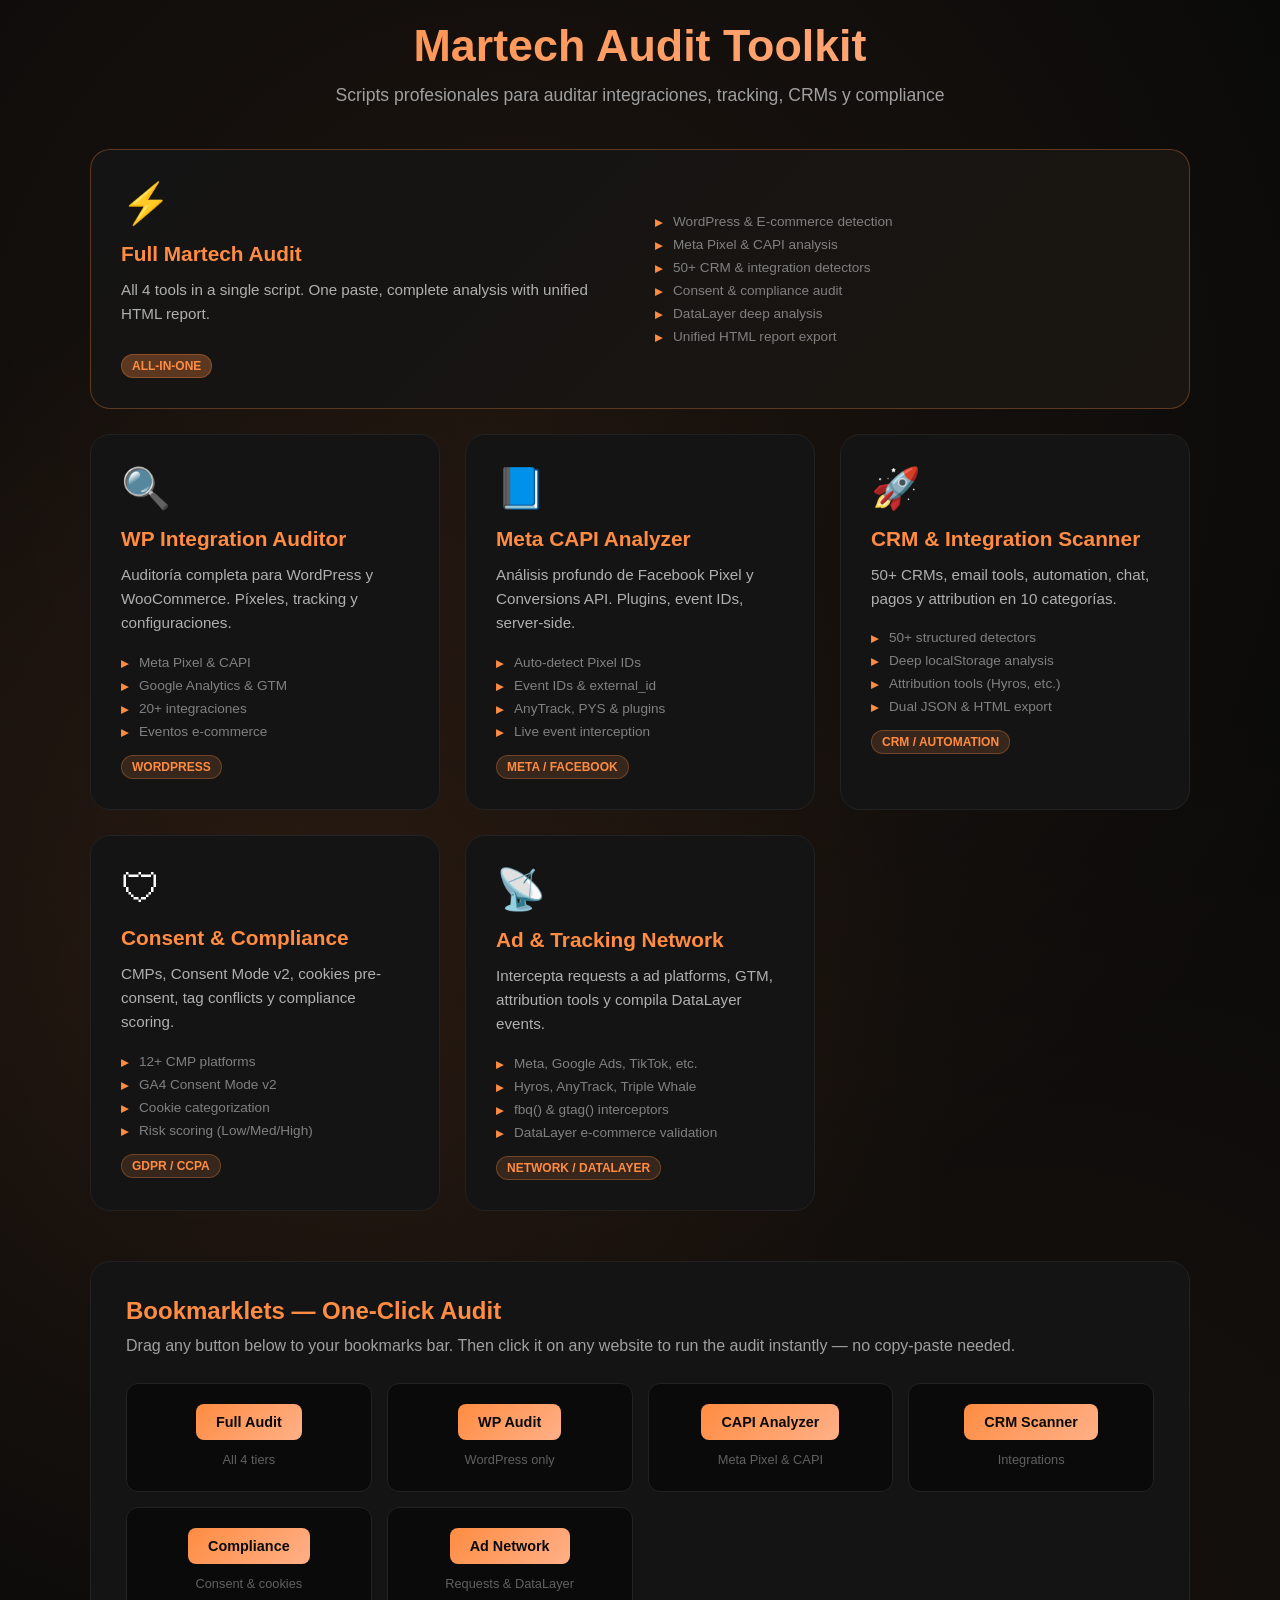
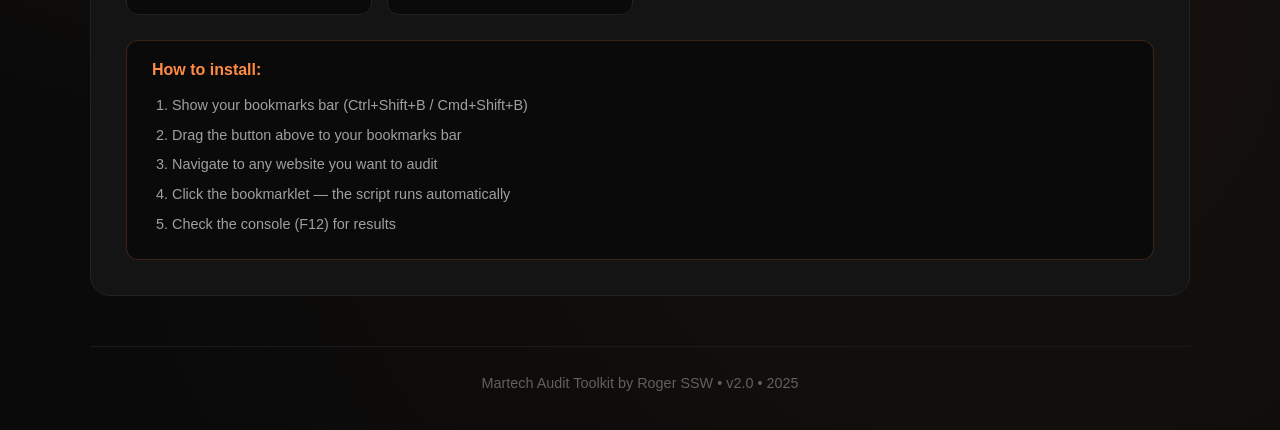
<file: index.html>
<!DOCTYPE html>
<html lang="es">
<head>
    <meta charset="UTF-8">
    <meta name="viewport" content="width=device-width, initial-scale=1.0">
    <meta name="description" content="Herramientas profesionales de auditoría web para detectar integraciones, tracking, CRMs, compliance y más.">
    <title>Martech Audit Toolkit v2</title>
    <link rel="stylesheet" href="css/shared.css">
    <style>
        .tools-grid {
            display: grid;
            grid-template-columns: repeat(auto-fit, minmax(280px, 1fr));
            gap: 25px;
        }

        .tool-card {
            background: #141414;
            border: 1px solid #222;
            border-radius: 20px;
            padding: 30px;
            text-decoration: none;
            color: inherit;
            transition: all 0.3s ease;
            position: relative;
            overflow: hidden;
        }

        .tool-card::before {
            content: '';
            position: absolute;
            top: 0; left: 0; right: 0; bottom: 0;
            background: linear-gradient(135deg, rgba(255, 140, 66, 0.1) 0%, transparent 50%);
            opacity: 0;
            transition: opacity 0.3s ease;
        }

        .tool-card::after {
            content: '';
            position: absolute;
            top: 0; left: 0; right: 0;
            height: 2px;
            background: linear-gradient(90deg, #FF8C42, #FFB088);
            transform: scaleX(0);
            transition: transform 0.3s ease;
        }

        .tool-card:hover {
            transform: translateY(-8px);
            border-color: #FF8C42;
            box-shadow: 0 20px 60px rgba(255, 140, 66, 0.15), 0 0 0 1px rgba(255, 140, 66, 0.2);
        }

        .tool-card:hover::before { opacity: 1; }
        .tool-card:hover::after { transform: scaleX(1); }

        .tool-card .emoji {
            font-size: 2.5em;
            margin-bottom: 15px;
            display: block;
        }

        .tool-card h2 {
            color: #FF8C42;
            margin-bottom: 12px;
            font-size: 1.3em;
        }

        .tool-card p { font-size: 0.95em; }

        .tool-card .features {
            list-style: none;
            font-size: 0.85em;
            color: #808080;
        }

        .tool-card .features li {
            padding: 4px 0;
            position: relative;
            padding-left: 18px;
            transition: color 0.2s;
        }

        .tool-card .features li::before {
            content: '\25B8';
            position: absolute;
            left: 0;
            color: #FF8C42;
            font-weight: bold;
        }

        .tool-card:hover .features li { color: #a0a0a0; }

        .tool-card .badge {
            display: inline-block;
            background: rgba(255, 140, 66, 0.15);
            color: #FF8C42;
            border: 1px solid rgba(255, 140, 66, 0.3);
            padding: 4px 10px;
            border-radius: 20px;
            font-size: 0.75em;
            margin-top: 12px;
            font-weight: 600;
            transition: all 0.3s;
        }

        .tool-card:hover .badge {
            background: rgba(255, 140, 66, 0.25);
            border-color: #FF8C42;
            box-shadow: 0 0 10px rgba(255, 140, 66, 0.3);
        }

        /* Featured card (Full Audit) */
        .tool-card.featured {
            grid-column: 1 / -1;
            border-color: rgba(255, 140, 66, 0.3);
            background: linear-gradient(135deg, #141414 0%, #1a1510 100%);
        }

        .tool-card.featured .badge {
            background: rgba(255, 140, 66, 0.3);
        }

        .featured-inner {
            display: grid;
            grid-template-columns: 1fr 1fr;
            gap: 30px;
            align-items: center;
        }

        /* Bookmarklet Section */
        .bookmarklet-section {
            margin-top: 50px;
            background: #141414;
            border: 1px solid #222;
            border-radius: 20px;
            padding: 35px;
        }

        .bookmarklet-section h2 {
            color: #FF8C42;
            margin-bottom: 8px;
            font-size: 1.5em;
        }

        .bookmarklet-section > p {
            color: #a0a0a0;
            margin-bottom: 25px;
        }

        .bookmarklet-grid {
            display: grid;
            grid-template-columns: repeat(auto-fit, minmax(200px, 1fr));
            gap: 15px;
            margin-bottom: 25px;
        }

        .bookmarklet-item {
            background: #0a0a0a;
            border: 1px solid #222;
            border-radius: 12px;
            padding: 20px;
            text-align: center;
        }

        .bookmarklet-item a {
            display: inline-block;
            background: linear-gradient(135deg, #FF8C42, #FFB088);
            color: #0a0a0a;
            text-decoration: none;
            padding: 10px 20px;
            border-radius: 8px;
            font-weight: 600;
            font-size: 0.9em;
            cursor: grab;
            transition: all 0.3s;
        }

        .bookmarklet-item a:hover {
            transform: translateY(-2px);
            box-shadow: 0 5px 20px rgba(255, 140, 66, 0.4);
        }

        .bookmarklet-item p {
            font-size: 0.8em;
            color: #606060;
            margin-top: 10px;
            margin-bottom: 0;
        }

        .how-to-steps {
            background: #0a0a0a;
            border: 1px solid rgba(255, 140, 66, 0.2);
            border-radius: 12px;
            padding: 20px 25px;
        }

        .how-to-steps h4 {
            color: #FF8C42;
            margin-bottom: 12px;
        }

        .how-to-steps ol {
            margin-left: 20px;
            color: #a0a0a0;
            font-size: 0.9em;
        }

        .how-to-steps li {
            padding: 4px 0;
            line-height: 1.5;
        }

        .footer {
            text-align: center;
            margin-top: 50px;
            color: #606060;
            font-size: 0.9em;
            padding-top: 25px;
            border-top: 1px solid #1a1a1a;
        }

        .footer p { color: #606060; }

        .header h1 { font-size: 2.8em; }
        .subtitle { font-size: 1.2em; color: #a0a0a0; font-weight: 300; }

        @media (max-width: 768px) {
            .tools-grid { grid-template-columns: 1fr; }
            .featured-inner { grid-template-columns: 1fr; }
            .tool-card.featured { grid-column: auto; }
            .header h1 { font-size: 2em; }
        }
    </style>
</head>
<body>
    <div class="container" style="max-width: 1100px;">
        <div class="header">
            <h1>Martech Audit Toolkit</h1>
            <p class="subtitle">Scripts profesionales para auditar integraciones, tracking, CRMs y compliance</p>
        </div>

        <!-- Featured: Full Audit -->
        <div class="tools-grid" style="margin-bottom: 25px;">
            <a href="full-martech-audit.html" class="tool-card featured" aria-label="Full Martech Audit">
                <div class="featured-inner">
                    <div>
                        <span class="emoji" aria-hidden="true">&#9889;</span>
                        <h2>Full Martech Audit</h2>
                        <p>All 4 tools in a single script. One paste, complete analysis with unified HTML report.</p>
                        <span class="badge">ALL-IN-ONE</span>
                    </div>
                    <div>
                        <ul class="features">
                            <li>WordPress &amp; E-commerce detection</li>
                            <li>Meta Pixel &amp; CAPI analysis</li>
                            <li>50+ CRM &amp; integration detectors</li>
                            <li>Consent &amp; compliance audit</li>
                            <li>DataLayer deep analysis</li>
                            <li>Unified HTML report export</li>
                        </ul>
                    </div>
                </div>
            </a>
        </div>

        <!-- Individual Tools -->
        <div class="tools-grid">
            <a href="wp-integration-auditor.html" class="tool-card" aria-label="WP Integration Auditor">
                <span class="emoji" aria-hidden="true">&#128269;</span>
                <h2>WP Integration Auditor</h2>
                <p>Auditoría completa para WordPress y WooCommerce. Píxeles, tracking y configuraciones.</p>
                <ul class="features">
                    <li>Meta Pixel &amp; CAPI</li>
                    <li>Google Analytics &amp; GTM</li>
                    <li>20+ integraciones</li>
                    <li>Eventos e-commerce</li>
                </ul>
                <span class="badge">WordPress</span>
            </a>

            <a href="meta-capi-deep-analyzer.html" class="tool-card" aria-label="Meta CAPI Analyzer">
                <span class="emoji" aria-hidden="true">&#128216;</span>
                <h2>Meta CAPI Analyzer</h2>
                <p>Análisis profundo de Facebook Pixel y Conversions API. Plugins, event IDs, server-side.</p>
                <ul class="features">
                    <li>Auto-detect Pixel IDs</li>
                    <li>Event IDs &amp; external_id</li>
                    <li>AnyTrack, PYS &amp; plugins</li>
                    <li>Live event interception</li>
                </ul>
                <span class="badge">Meta / Facebook</span>
            </a>

            <a href="ultimate-crm-scanner.html" class="tool-card" aria-label="Ultimate CRM Scanner">
                <span class="emoji" aria-hidden="true">&#128640;</span>
                <h2>CRM &amp; Integration Scanner</h2>
                <p>50+ CRMs, email tools, automation, chat, pagos y attribution en 10 categorías.</p>
                <ul class="features">
                    <li>50+ structured detectors</li>
                    <li>Deep localStorage analysis</li>
                    <li>Attribution tools (Hyros, etc.)</li>
                    <li>Dual JSON &amp; HTML export</li>
                </ul>
                <span class="badge">CRM / Automation</span>
            </a>

            <a href="consent-compliance-scanner.html" class="tool-card" aria-label="Consent & Compliance Scanner">
                <span class="emoji" aria-hidden="true">&#128737;</span>
                <h2>Consent &amp; Compliance</h2>
                <p>CMPs, Consent Mode v2, cookies pre-consent, tag conflicts y compliance scoring.</p>
                <ul class="features">
                    <li>12+ CMP platforms</li>
                    <li>GA4 Consent Mode v2</li>
                    <li>Cookie categorization</li>
                    <li>Risk scoring (Low/Med/High)</li>
                </ul>
                <span class="badge">GDPR / CCPA</span>
            </a>

            <a href="network-request-analyzer.html" class="tool-card" aria-label="Ad & Tracking Network Analyzer">
                <span class="emoji" aria-hidden="true">&#128225;</span>
                <h2>Ad &amp; Tracking Network</h2>
                <p>Intercepta requests a ad platforms, GTM, attribution tools y compila DataLayer events.</p>
                <ul class="features">
                    <li>Meta, Google Ads, TikTok, etc.</li>
                    <li>Hyros, AnyTrack, Triple Whale</li>
                    <li>fbq() &amp; gtag() interceptors</li>
                    <li>DataLayer e-commerce validation</li>
                </ul>
                <span class="badge">Network / DataLayer</span>
            </a>
        </div>

        <!-- Bookmarklets -->
        <div class="bookmarklet-section">
            <h2>Bookmarklets — One-Click Audit</h2>
            <p>Drag any button below to your bookmarks bar. Then click it on any website to run the audit instantly — no copy-paste needed.</p>

            <div class="bookmarklet-grid">
                <div class="bookmarklet-item">
                    <a href="javascript:void(function(){var s=document.createElement('script');s.src='https://roger-ssw.github.io/mis-herramientas/js/bookmarklets/full-audit.js?t='+Date.now();document.head.appendChild(s)})();" title="Drag me to your bookmarks bar">Full Audit</a>
                    <p>All 4 tiers</p>
                </div>
                <div class="bookmarklet-item">
                    <a href="javascript:void(function(){var s=document.createElement('script');s.src='https://roger-ssw.github.io/mis-herramientas/js/bookmarklets/wp-audit.js?t='+Date.now();document.head.appendChild(s)})();" title="Drag me to your bookmarks bar">WP Audit</a>
                    <p>WordPress only</p>
                </div>
                <div class="bookmarklet-item">
                    <a href="javascript:void(function(){var s=document.createElement('script');s.src='https://roger-ssw.github.io/mis-herramientas/js/bookmarklets/capi-analyzer.js?t='+Date.now();document.head.appendChild(s)})();" title="Drag me to your bookmarks bar">CAPI Analyzer</a>
                    <p>Meta Pixel &amp; CAPI</p>
                </div>
                <div class="bookmarklet-item">
                    <a href="javascript:void(function(){var s=document.createElement('script');s.src='https://roger-ssw.github.io/mis-herramientas/js/bookmarklets/crm-scanner.js?t='+Date.now();document.head.appendChild(s)})();" title="Drag me to your bookmarks bar">CRM Scanner</a>
                    <p>Integrations</p>
                </div>
                <div class="bookmarklet-item">
                    <a href="javascript:void(function(){var s=document.createElement('script');s.src='https://roger-ssw.github.io/mis-herramientas/js/bookmarklets/compliance.js?t='+Date.now();document.head.appendChild(s)})();" title="Drag me to your bookmarks bar">Compliance</a>
                    <p>Consent &amp; cookies</p>
                </div>
                <div class="bookmarklet-item">
                    <a href="javascript:void(function(){var s=document.createElement('script');s.src='https://roger-ssw.github.io/mis-herramientas/js/bookmarklets/ad-network.js?t='+Date.now();document.head.appendChild(s)})();" title="Drag me to your bookmarks bar">Ad Network</a>
                    <p>Requests &amp; DataLayer</p>
                </div>
            </div>

            <div class="how-to-steps">
                <h4>How to install:</h4>
                <ol>
                    <li>Show your bookmarks bar (Ctrl+Shift+B / Cmd+Shift+B)</li>
                    <li>Drag the button above to your bookmarks bar</li>
                    <li>Navigate to any website you want to audit</li>
                    <li>Click the bookmarklet — the script runs automatically</li>
                    <li>Check the console (F12) for results</li>
                </ol>
            </div>
        </div>

        <div class="footer">
            <p>Martech Audit Toolkit by Roger SSW &bull; v2.0 &bull; 2025</p>
        </div>
    </div>
</body>
</html>
</file>
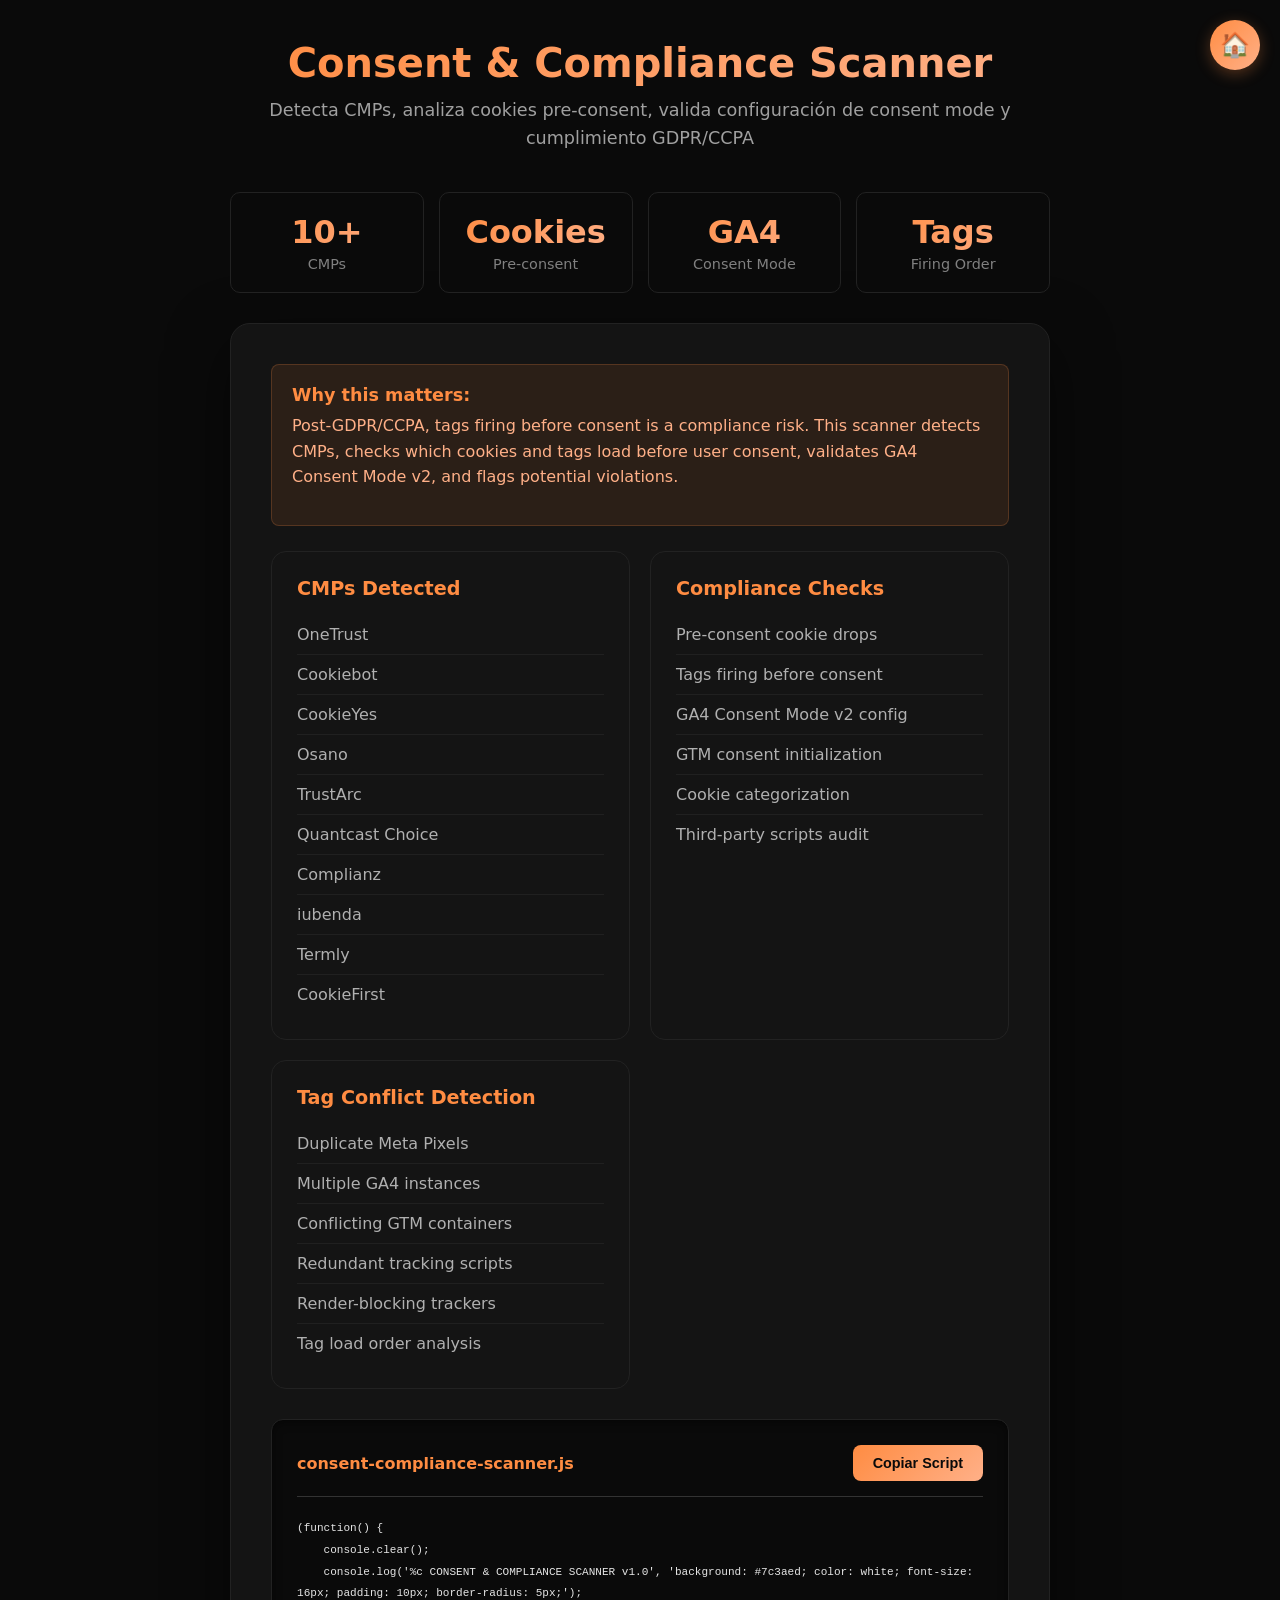
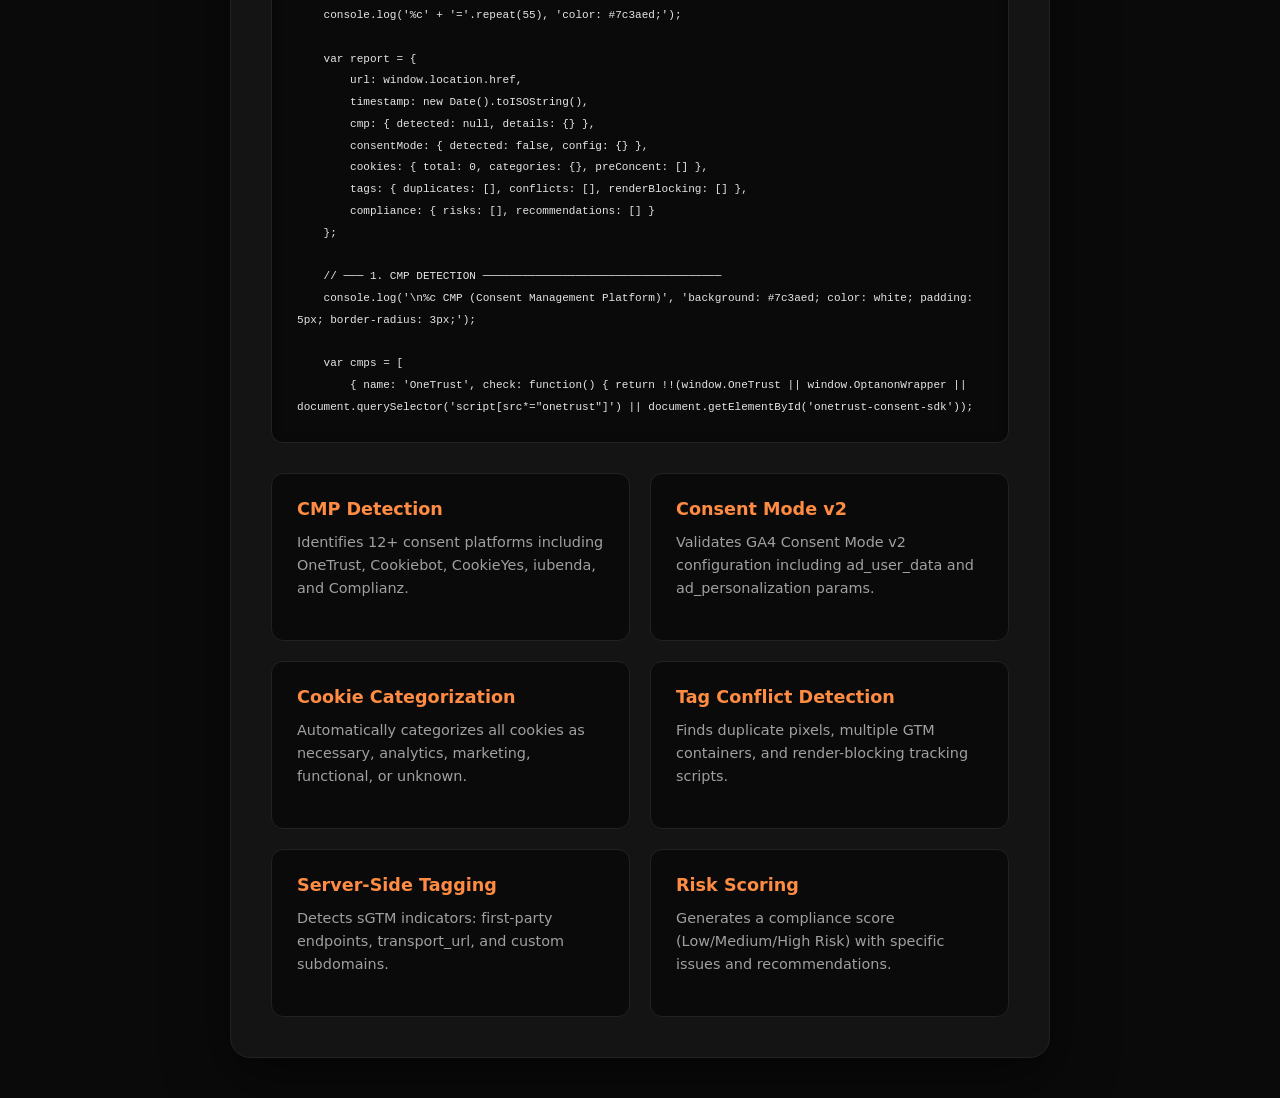
<file: consent-compliance-scanner.html>
<!DOCTYPE html>
<html lang="es">
<head>
    <meta charset="UTF-8">
    <meta name="viewport" content="width=device-width, initial-scale=1.0">
    <title>Consent &amp; Compliance Scanner - Martech Toolkit</title>
    <link rel="stylesheet" href="css/shared.css">
</head>
<body>
    <a href="index.html" class="home-button" title="Volver al inicio" aria-label="Volver al inicio">&#127968;</a>

    <div class="container" style="max-width: 1400px;">
        <div class="header">
            <h1>Consent &amp; Compliance Scanner</h1>
            <p>Detecta CMPs, analiza cookies pre-consent, valida configuración de consent mode y cumplimiento GDPR/CCPA</p>
        </div>

        <div class="stats-row">
            <div class="stat-card">
                <div class="stat-number">10+</div>
                <div class="stat-label">CMPs</div>
            </div>
            <div class="stat-card">
                <div class="stat-number">Cookies</div>
                <div class="stat-label">Pre-consent</div>
            </div>
            <div class="stat-card">
                <div class="stat-number">GA4</div>
                <div class="stat-label">Consent Mode</div>
            </div>
            <div class="stat-card">
                <div class="stat-number">Tags</div>
                <div class="stat-label">Firing Order</div>
            </div>
        </div>

        <div class="main-card">
            <div class="alert">
                <strong>Why this matters:</strong>
                <p>Post-GDPR/CCPA, tags firing before consent is a compliance risk. This scanner detects CMPs, checks which cookies and tags load before user consent, validates GA4 Consent Mode v2, and flags potential violations.</p>
            </div>

            <div class="info-grid" style="margin-bottom: 30px;">
                <div class="info-card">
                    <h3>CMPs Detected</h3>
                    <ul>
                        <li>OneTrust</li>
                        <li>Cookiebot</li>
                        <li>CookieYes</li>
                        <li>Osano</li>
                        <li>TrustArc</li>
                        <li>Quantcast Choice</li>
                        <li>Complianz</li>
                        <li>iubenda</li>
                        <li>Termly</li>
                        <li>CookieFirst</li>
                    </ul>
                </div>

                <div class="info-card">
                    <h3>Compliance Checks</h3>
                    <ul>
                        <li>Pre-consent cookie drops</li>
                        <li>Tags firing before consent</li>
                        <li>GA4 Consent Mode v2 config</li>
                        <li>GTM consent initialization</li>
                        <li>Cookie categorization</li>
                        <li>Third-party scripts audit</li>
                    </ul>
                </div>

                <div class="info-card">
                    <h3>Tag Conflict Detection</h3>
                    <ul>
                        <li>Duplicate Meta Pixels</li>
                        <li>Multiple GA4 instances</li>
                        <li>Conflicting GTM containers</li>
                        <li>Redundant tracking scripts</li>
                        <li>Render-blocking trackers</li>
                        <li>Tag load order analysis</li>
                    </ul>
                </div>
            </div>

            <div class="code-container">
                <div class="code-header">
                    <span class="code-title">consent-compliance-scanner.js</span>
                    <button class="copy-btn" onclick="copyCode(this)">Copiar Script</button>
                </div>
                <pre><code>(function() {
    console.clear();
    console.log('%c CONSENT & COMPLIANCE SCANNER v1.0', 'background: #7c3aed; color: white; font-size: 16px; padding: 10px; border-radius: 5px;');
    console.log('%c' + '='.repeat(55), 'color: #7c3aed;');

    var report = {
        url: window.location.href,
        timestamp: new Date().toISOString(),
        cmp: { detected: null, details: {} },
        consentMode: { detected: false, config: {} },
        cookies: { total: 0, categories: {}, preConcent: [] },
        tags: { duplicates: [], conflicts: [], renderBlocking: [] },
        compliance: { risks: [], recommendations: [] }
    };

    // ─── 1. CMP DETECTION ────────────────────────────────────
    console.log('\n%c CMP (Consent Management Platform)', 'background: #7c3aed; color: white; padding: 5px; border-radius: 3px;');

    var cmps = [
        { name: 'OneTrust', check: function() { return !!(window.OneTrust || window.OptanonWrapper || document.querySelector('script[src*="onetrust"]') || document.getElementById('onetrust-consent-sdk')); },
          details: function() { var d = {}; if (window.OneTrust) { try { d.groups = window.OneTrust.GetDomainData && window.OneTrust.GetDomainData().Groups; } catch(e) {} } return d; } },
        { name: 'Cookiebot', check: function() { return !!(window.Cookiebot || document.querySelector('script[src*="cookiebot"]') || document.getElementById('CookiebotDialog')); },
          details: function() { return window.Cookiebot ? { consent: window.Cookiebot.consent, hasResponse: window.Cookiebot.hasResponse } : {}; } },
        { name: 'CookieYes', check: function() { return !!(window.cookieyes || document.querySelector('script[src*="cookieyes"]') || document.querySelector('[class*="cky-"]')); },
          details: function() { return {}; } },
        { name: 'Osano', check: function() { return !!(window.Osano || document.querySelector('script[src*="osano"]')); },
          details: function() { return {}; } },
        { name: 'TrustArc', check: function() { return !!(window.truste || document.querySelector('script[src*="trustarc"]') || document.getElementById('truste-consent-track')); },
          details: function() { return {}; } },
        { name: 'Quantcast Choice', check: function() { return !!(window.__tcfapi || window.quantserve || document.querySelector('script[src*="quantcast"]')); },
          details: function() { var d = {}; if (window.__tcfapi) { try { window.__tcfapi('getTCData', 2, function(data) { d.tcData = data; }); } catch(e) {} } return d; } },
        { name: 'Complianz', check: function() { return !!(window.complianz || document.querySelector('script[src*="complianz"]') || document.querySelector('.cmplz-cookiebanner')); },
          details: function() { return {}; } },
        { name: 'iubenda', check: function() { return !!(window._iub || document.querySelector('script[src*="iubenda"]')); },
          details: function() { return window._iub ? { csConfiguration: window._iub.csConfiguration } : {}; } },
        { name: 'Termly', check: function() { return !!(document.querySelector('script[src*="termly"]') || document.querySelector('[data-termly]')); },
          details: function() { return {}; } },
        { name: 'CookieFirst', check: function() { return !!(window.CookieFirst || document.querySelector('script[src*="cookiefirst"]')); },
          details: function() { return {}; } },
        { name: 'Borlabs Cookie', check: function() { return !!(window.BorlabsCookie || document.querySelector('script[src*="borlabs"]') || document.getElementById('BorlabsCookieBox')); },
          details: function() { return {}; } },
        { name: 'GDPR Cookie Compliance (Moove)', check: function() { return !!(document.querySelector('.moove-gdpr-cookie-notice') || document.querySelector('script[src*="moove"]')); },
          details: function() { return {}; } }
    ];

    var cmpFound = false;
    cmps.forEach(function(cmp) {
        try {
            if (cmp.check()) {
                report.cmp.detected = cmp.name;
                report.cmp.details = cmp.details();
                console.log('  ' + cmp.name + ' detected');
                cmpFound = true;
            }
        } catch(e) {}
    });

    if (!cmpFound) {
        console.log('  No CMP detected');
        report.compliance.risks.push('No Consent Management Platform detected — potential GDPR/CCPA risk');
    }

    // TCF API check
    if (window.__tcfapi) {
        report.cmp.tcfAPI = true;
        console.log('  TCF API v2 available');
    }

    // ─── 2. GA4 CONSENT MODE ─────────────────────────────────
    console.log('\n%c GA4 CONSENT MODE', 'background: #ea4335; color: white; padding: 5px; border-radius: 3px;');

    // Check dataLayer for consent initialization
    if (window.dataLayer) {
        window.dataLayer.forEach(function(item) {
            // consent default
            if (item[0] === 'consent' && item[1] === 'default') {
                report.consentMode.detected = true;
                report.consentMode.config.default = item[2];
                console.log('  Consent Mode DEFAULT found:', JSON.stringify(item[2]));
            }
            // consent update
            if (item[0] === 'consent' && item[1] === 'update') {
                report.consentMode.config.update = item[2];
                console.log('  Consent Mode UPDATE found:', JSON.stringify(item[2]));
            }
            // gtag consent
            if (item.event === 'gtm.init_consent') {
                report.consentMode.gtmInitConsent = true;
                console.log('  GTM Consent Initialization event found');
            }
        });

        // Check for consent mode v2 parameters
        var consentV2Params = ['ad_storage', 'analytics_storage', 'ad_user_data', 'ad_personalization'];
        var foundParams = [];
        window.dataLayer.forEach(function(item) {
            if (item[0] === 'consent') {
                var config = item[2] || {};
                consentV2Params.forEach(function(p) {
                    if (config[p] && foundParams.indexOf(p) === -1) foundParams.push(p);
                });
            }
        });

        if (foundParams.length > 0) {
            report.consentMode.v2params = foundParams;
            console.log('  Consent Mode v2 params:', foundParams.join(', '));
            if (foundParams.indexOf('ad_user_data') === -1 || foundParams.indexOf('ad_personalization') === -1) {
                report.compliance.risks.push('Consent Mode v2 missing required params: ad_user_data and/or ad_personalization (required by Google since March 2024)');
            }
        }
    }

    if (!report.consentMode.detected) {
        console.log('  Consent Mode not detected');
        if (window.gtag || window.dataLayer) {
            report.compliance.risks.push('Google Analytics/GTM present but Consent Mode not configured');
        }
    }

    // Check for consent mode in script tags
    Array.from(document.scripts).forEach(function(script) {
        var content = script.innerHTML;
        if (content.indexOf('consent') !== -1 && content.indexOf('default') !== -1 && content.indexOf('ad_storage') !== -1) {
            if (!report.consentMode.detected) {
                report.consentMode.detected = true;
                report.consentMode.inScript = true;
                console.log('  Consent Mode config found in inline script');
            }
        }
    });

    // ─── 3. COOKIE ANALYSIS ──────────────────────────────────
    console.log('\n%c COOKIE ANALYSIS', 'background: #f59e0b; color: white; padding: 5px; border-radius: 3px;');

    var cookieCategories = {
        necessary: { patterns: ['PHPSESSID', 'wordpress_', 'wp_', 'wc_', 'JSESSIONID', 'csrftoken', 'session', 'laravel_'], found: [] },
        analytics: { patterns: ['_ga', '_gid', '_gat', '_hjid', '_hjSession', '_clck', '_clsk', 'mp_', 'ajs_', 'amplitude', 'ph_'], found: [] },
        marketing: { patterns: ['_fbp', '_fbc', '_gcl', '_ttp', '_pin', '_uetsid', '_uetvid', 'fr', '_scid', '_li_', '_rdt_'], found: [] },
        functional: { patterns: ['pll_language', 'qtrans', 'locale', 'lang', 'currency', 'recently_viewed'], found: [] },
        unknown: { patterns: [], found: [] }
    };

    var allCookies = document.cookie.split(';').map(function(c) { return c.trim(); }).filter(function(c) { return c; });
    report.cookies.total = allCookies.length;

    allCookies.forEach(function(cookie) {
        var name = cookie.split('=')[0].trim();
        var categorized = false;

        Object.keys(cookieCategories).forEach(function(cat) {
            if (cat === 'unknown') return;
            cookieCategories[cat].patterns.forEach(function(pattern) {
                if (name.toLowerCase().indexOf(pattern.toLowerCase()) !== -1) {
                    cookieCategories[cat].found.push(name);
                    categorized = true;
                }
            });
        });

        if (!categorized) {
            cookieCategories.unknown.found.push(name);
        }
    });

    console.log('  Total cookies: ' + report.cookies.total);
    Object.keys(cookieCategories).forEach(function(cat) {
        var found = cookieCategories[cat].found;
        if (found.length > 0) {
            console.log('  ' + cat.charAt(0).toUpperCase() + cat.slice(1) + ' (' + found.length + '): ' + found.join(', '));
        }
    });

    report.cookies.categories = {};
    Object.keys(cookieCategories).forEach(function(cat) {
        if (cookieCategories[cat].found.length > 0) {
            report.cookies.categories[cat] = cookieCategories[cat].found;
        }
    });

    // Pre-consent detection: marketing/analytics cookies without CMP or before consent
    if (!cmpFound) {
        var preConsentRisks = [].concat(cookieCategories.analytics.found, cookieCategories.marketing.found);
        if (preConsentRisks.length > 0) {
            report.cookies.preConcent = preConsentRisks;
            report.compliance.risks.push(preConsentRisks.length + ' tracking cookies set without a CMP: ' + preConsentRisks.join(', '));
        }
    }

    if (cookieCategories.unknown.found.length > 3) {
        report.compliance.risks.push(cookieCategories.unknown.found.length + ' unrecognized cookies — review for compliance categorization');
    }

    // ─── 4. TAG CONFLICTS & DUPLICATES ───────────────────────
    console.log('\n%c TAG CONFLICTS & DUPLICATES', 'background: #dc2626; color: white; padding: 5px; border-radius: 3px;');

    // Duplicate Meta Pixels
    var pixelIds = [];
    Array.from(document.scripts).forEach(function(script) {
        var matches = script.innerHTML.match(/fbq\s*\(\s*['"]init['"]\s*,\s*['"](\d+)['"]/g);
        if (matches) {
            matches.forEach(function(m) {
                var id = m.match(/['"](\d+)['"]/);
                if (id) pixelIds.push(id[1]);
            });
        }
    });
    var uniquePixels = Array.from(new Set(pixelIds));
    if (pixelIds.length > uniquePixels.length) {
        report.tags.duplicates.push('Meta Pixel initialized multiple times: ' + pixelIds.join(', '));
        console.log('  DUPLICATE: Meta Pixel initialized ' + pixelIds.length + ' times (' + uniquePixels.length + ' unique)');
    } else if (uniquePixels.length > 1) {
        console.log('  Multiple Meta Pixels: ' + uniquePixels.join(', '));
    }

    // Duplicate GA4
    var gaIds = [];
    Array.from(document.scripts).forEach(function(script) {
        var matches = script.innerHTML.match(/['"]config['"]\s*,\s*['"]([G]-[A-Z0-9]+)['"]/g);
        if (matches) {
            matches.forEach(function(m) {
                var id = m.match(/['"]([G]-[A-Z0-9]+)['"]/);
                if (id) gaIds.push(id[1]);
            });
        }
    });
    var gaScriptTags = document.querySelectorAll('script[src*="googletagmanager.com/gtag/js"]');
    gaScriptTags.forEach(function(s) {
        var m = s.src.match(/id=([G]-[A-Z0-9]+)/);
        if (m) gaIds.push(m[1]);
    });
    var uniqueGA = Array.from(new Set(gaIds));
    if (gaIds.length > uniqueGA.length) {
        report.tags.duplicates.push('GA4 config called multiple times: ' + gaIds.join(', '));
        console.log('  DUPLICATE: GA4 loaded ' + gaIds.length + ' times (' + uniqueGA.length + ' unique)');
    }

    // Multiple GTM containers
    var gtmIds = [];
    document.querySelectorAll('script[src*="googletagmanager.com/gtm.js"]').forEach(function(s) {
        var m = s.src.match(/id=([A-Z0-9-]+)/);
        if (m) gtmIds.push(m[1]);
    });
    if (gtmIds.length > 1) {
        report.tags.conflicts.push('Multiple GTM containers: ' + gtmIds.join(', '));
        console.log('  CONFLICT: ' + gtmIds.length + ' GTM containers: ' + gtmIds.join(', '));
    }

    // Render-blocking tracking scripts
    var renderBlocking = [];
    document.querySelectorAll('head script[src]').forEach(function(script) {
        if (!script.async && !script.defer) {
            var trackingDomains = ['facebook', 'google-analytics', 'googletagmanager', 'hotjar', 'clarity', 'tiktok', 'snap', 'pinterest', 'linkedin'];
            trackingDomains.forEach(function(domain) {
                if (script.src.indexOf(domain) !== -1) {
                    renderBlocking.push(script.src.split('/')[2]);
                }
            });
        }
    });
    if (renderBlocking.length > 0) {
        report.tags.renderBlocking = renderBlocking;
        console.log('  RENDER-BLOCKING trackers in <head>: ' + renderBlocking.join(', '));
        report.compliance.recommendations.push('Move render-blocking tracking scripts to async/defer: ' + renderBlocking.join(', '));
    }

    if (report.tags.duplicates.length === 0 && report.tags.conflicts.length === 0) {
        console.log('  No duplicates or conflicts detected');
    }

    // ─── 5. DATALAYER DEEP ANALYSIS ──────────────────────────
    console.log('\n%c DATALAYER DEEP ANALYSIS', 'background: #065f46; color: white; padding: 5px; border-radius: 3px;');

    if (window.dataLayer) {
        var events = {};
        var ecommerceEvents = [];
        var ecomFields = ['items', 'value', 'currency', 'transaction_id', 'item_list_name'];

        window.dataLayer.forEach(function(item) {
            if (item.event) {
                if (!events[item.event]) events[item.event] = 0;
                events[item.event]++;
            }

            // GA4 enhanced ecommerce events
            if (item.ecommerce || (item.event && ['view_item', 'view_item_list', 'add_to_cart', 'remove_from_cart', 'begin_checkout', 'purchase', 'add_payment_info', 'add_shipping_info'].indexOf(item.event) !== -1)) {
                var ecomEvent = { event: item.event, hasEcommerceKey: !!item.ecommerce };
                var ecom = item.ecommerce || item;

                ecomFields.forEach(function(field) {
                    ecomEvent[field] = !!(ecom[field] || (item.ecommerce && item.ecommerce[field]));
                });

                ecommerceEvents.push(ecomEvent);
            }
        });

        report.dataLayer = { events: events, ecommerce: ecommerceEvents, totalEntries: window.dataLayer.length };

        console.log('  DataLayer entries: ' + window.dataLayer.length);
        console.log('  Events found:');
        Object.keys(events).forEach(function(evt) {
            console.log('    ' + evt + ' (' + events[evt] + 'x)');
        });

        if (ecommerceEvents.length > 0) {
            console.log('  E-commerce events:');
            ecommerceEvents.forEach(function(evt) {
                var missing = [];
                if (!evt.items) missing.push('items');
                if (!evt.value) missing.push('value');
                if (!evt.currency) missing.push('currency');
                console.log('    ' + evt.event + (missing.length ? ' - MISSING: ' + missing.join(', ') : ' - complete'));
                if (missing.length > 0) {
                    report.compliance.recommendations.push('E-commerce event "' + evt.event + '" missing: ' + missing.join(', '));
                }
            });
        }
    } else {
        console.log('  No dataLayer found');
    }

    // ─── 6. SERVER-SIDE TAGGING DETECTION ────────────────────
    console.log('\n%c SERVER-SIDE TAGGING', 'background: #0891b2; color: white; padding: 5px; border-radius: 3px;');

    var ssIndicators = [];

    // Check for first-party domain GTM endpoints
    Array.from(document.scripts).forEach(function(script) {
        if (script.src) {
            // sGTM typically uses first-party subdomain
            if (script.src.match(/\/gtm\.js/) && script.src.indexOf('googletagmanager.com') === -1) {
                ssIndicators.push('First-party GTM endpoint: ' + script.src.split('/')[2]);
            }
            // Common sGTM subdomain patterns
            if (script.src.match(/(sgtm\.|ss\.|server\.|track\.|collect\.|data\.)/) && script.src.indexOf(window.location.hostname.split('.').slice(-2).join('.')) !== -1) {
                ssIndicators.push('Possible sGTM subdomain: ' + script.src.split('/')[2]);
            }
        }
    });

    // Check for transport_url in gtag config
    Array.from(document.scripts).forEach(function(script) {
        if (script.innerHTML.indexOf('transport_url') !== -1 || script.innerHTML.indexOf('server_container_url') !== -1) {
            ssIndicators.push('transport_url / server_container_url configured');
        }
    });

    report.serverSideTagging = ssIndicators;
    if (ssIndicators.length > 0) {
        ssIndicators.forEach(function(s) { console.log('  ' + s); });
    } else {
        console.log('  No server-side tagging indicators found');
    }

    // ─── 7. COMPLIANCE SUMMARY ───────────────────────────────
    console.log('\n%c COMPLIANCE REPORT', 'background: #059669; color: white; font-size: 14px; padding: 10px; border-radius: 5px;');
    console.log('%c' + '='.repeat(55), 'color: #059669;');

    // Generate recommendations
    if (!cmpFound && allCookies.length > 5) {
        report.compliance.recommendations.push('Install a CMP (OneTrust, Cookiebot, CookieYes) to manage consent');
    }
    if (!report.consentMode.detected && (window.gtag || window.google_tag_manager)) {
        report.compliance.recommendations.push('Implement Google Consent Mode v2 (required for EU ads since March 2024)');
    }
    if (cookieCategories.unknown.found.length > 0) {
        report.compliance.recommendations.push('Categorize ' + cookieCategories.unknown.found.length + ' unrecognized cookies in your CMP');
    }

    // Score
    var riskCount = report.compliance.risks.length;
    var score = riskCount === 0 ? 'LOW RISK' : riskCount <= 2 ? 'MEDIUM RISK' : 'HIGH RISK';
    var scoreColor = riskCount === 0 ? '#10b981' : riskCount <= 2 ? '#f59e0b' : '#ef4444';

    console.log('\n%c  Compliance Score: ' + score + ' (' + riskCount + ' issues)  ', 'background: ' + scoreColor + '; color: white; font-size: 14px; padding: 8px; border-radius: 5px;');

    if (report.compliance.risks.length > 0) {
        console.log('\n  RISKS:');
        report.compliance.risks.forEach(function(r, i) { console.log('  ' + (i + 1) + '. ' + r); });
    }

    if (report.compliance.recommendations.length > 0) {
        console.log('\n  RECOMMENDATIONS:');
        report.compliance.recommendations.forEach(function(r, i) { console.log('  ' + (i + 1) + '. ' + r); });
    }

    // Export
    window.complianceReport = report;
    console.log('\n  Results: window.complianceReport');
    console.log('  downloadComplianceJSON() for JSON');
    console.log('  downloadComplianceHTML() for HTML report');

    window.downloadComplianceJSON = function() {
        var d = JSON.stringify(report, null, 2);
        var uri = 'data:application/json;charset=utf-8,' + encodeURIComponent(d);
        var name = 'compliance_' + (window.location.hostname || 'local') + '_' + new Date().toISOString().slice(0, 10) + '.json';
        var a = document.createElement('a'); a.href = uri; a.download = name; a.click();
    };

    window.downloadComplianceHTML = function() {
        var h = window.location.hostname || 'local';
        var dt = new Date().toISOString().slice(0, 10);
        var scoreHtml = '<div style="background:' + scoreColor + ';color:white;padding:20px;border-radius:10px;text-align:center;font-size:1.5em;margin-bottom:30px">' + score + ' — ' + riskCount + ' issues found</div>';
        var risksHtml = report.compliance.risks.map(function(r) { return '<li style="padding:8px 0;color:#ef4444">' + r + '</li>'; }).join('');
        var recsHtml = report.compliance.recommendations.map(function(r) { return '<li style="padding:8px 0;color:#f59e0b">' + r + '</li>'; }).join('');
        var cookieHtml = Object.keys(report.cookies.categories).map(function(cat) {
            return '<tr><td style="padding:8px;color:#FFB088;text-transform:capitalize">' + cat + '</td><td style="padding:8px;color:#a0a0a0">' + report.cookies.categories[cat].join(', ') + '</td></tr>';
        }).join('');

        var html = '<!DOCTYPE html><html><head><meta charset="UTF-8"><title>Compliance Report - ' + h + '</title><style>body{font-family:system-ui;background:#0a0a0a;color:#e5e5e5;padding:40px;max-width:900px;margin:0 auto}h1{color:#FF8C42}h2{color:#FFB088;margin-top:25px}table{width:100%;border-collapse:collapse}td{border-bottom:1px solid #222}ul{list-style:none;padding:0}.section{background:#141414;padding:20px;border-radius:10px;margin-bottom:15px;border:1px solid #222}</style></head><body>';
        html += '<h1>Consent & Compliance Report</h1>';
        html += '<p style="color:#808080">Site: ' + h + ' | Date: ' + dt + '</p>';
        html += scoreHtml;
        html += '<div class="section"><h2>CMP</h2><p>' + (report.cmp.detected || 'None detected') + '</p></div>';
        html += '<div class="section"><h2>Consent Mode</h2><p>' + (report.consentMode.detected ? 'Active' + (report.consentMode.v2params ? ' — Params: ' + report.consentMode.v2params.join(', ') : '') : 'Not configured') + '</p></div>';
        html += '<div class="section"><h2>Cookies (' + report.cookies.total + ')</h2><table>' + cookieHtml + '</table></div>';
        if (risksHtml) html += '<div class="section"><h2>Risks</h2><ul>' + risksHtml + '</ul></div>';
        if (recsHtml) html += '<div class="section"><h2>Recommendations</h2><ul>' + recsHtml + '</ul></div>';
        html += '</body></html>';

        var blob = new Blob([html], {type:'text/html'});
        var url = URL.createObjectURL(blob);
        var a = document.createElement('a'); a.href = url; a.download = 'compliance_' + h + '_' + dt + '.html'; a.click();
        URL.revokeObjectURL(url);
    };
})();</code></pre>
            </div>

            <div class="feature-grid" style="margin-top: 30px;">
                <div class="feature-card">
                    <h4>CMP Detection</h4>
                    <p>Identifies 12+ consent platforms including OneTrust, Cookiebot, CookieYes, iubenda, and Complianz.</p>
                </div>
                <div class="feature-card">
                    <h4>Consent Mode v2</h4>
                    <p>Validates GA4 Consent Mode v2 configuration including ad_user_data and ad_personalization params.</p>
                </div>
                <div class="feature-card">
                    <h4>Cookie Categorization</h4>
                    <p>Automatically categorizes all cookies as necessary, analytics, marketing, functional, or unknown.</p>
                </div>
                <div class="feature-card">
                    <h4>Tag Conflict Detection</h4>
                    <p>Finds duplicate pixels, multiple GTM containers, and render-blocking tracking scripts.</p>
                </div>
                <div class="feature-card">
                    <h4>Server-Side Tagging</h4>
                    <p>Detects sGTM indicators: first-party endpoints, transport_url, and custom subdomains.</p>
                </div>
                <div class="feature-card">
                    <h4>Risk Scoring</h4>
                    <p>Generates a compliance score (Low/Medium/High Risk) with specific issues and recommendations.</p>
                </div>
            </div>
        </div>
    </div>

    <script src="js/shared.js"></script>
</body>
</html>
</file>
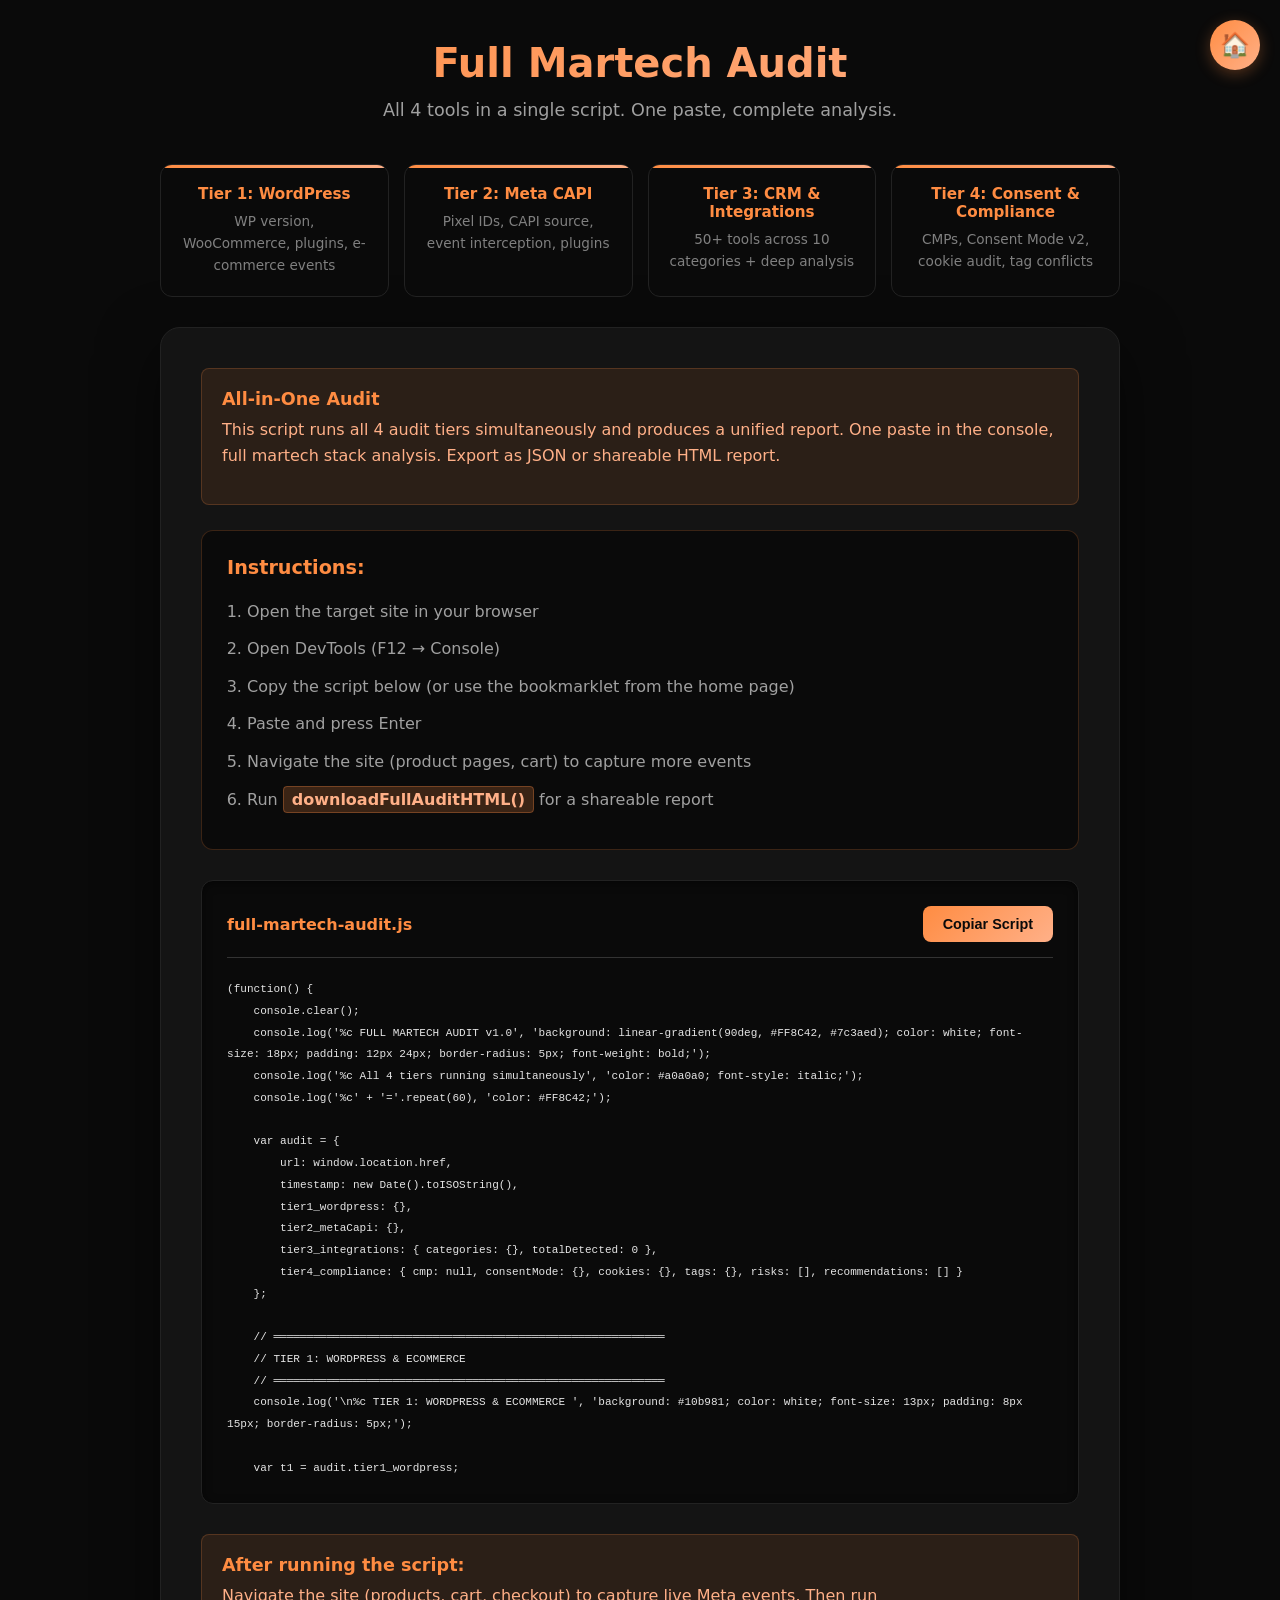
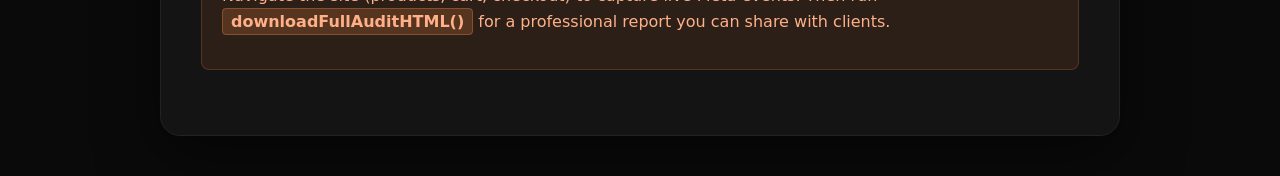
<file: full-martech-audit.html>
<!DOCTYPE html>
<html lang="es">
<head>
    <meta charset="UTF-8">
    <meta name="viewport" content="width=device-width, initial-scale=1.0">
    <title>Full Martech Audit - All-in-One Scanner</title>
    <link rel="stylesheet" href="css/shared.css">
    <style>
        .tier-grid {
            display: grid;
            grid-template-columns: repeat(auto-fit, minmax(220px, 1fr));
            gap: 15px;
            margin-bottom: 30px;
        }

        .tier-card {
            background: #0a0a0a;
            border: 1px solid #222;
            border-radius: 12px;
            padding: 20px;
            text-align: center;
            position: relative;
            overflow: hidden;
        }

        .tier-card::before {
            content: '';
            position: absolute;
            top: 0; left: 0; right: 0;
            height: 3px;
            background: linear-gradient(90deg, #FF8C42, #FFB088);
        }

        .tier-card h4 {
            color: #FF8C42;
            margin-bottom: 8px;
            font-size: 0.95em;
        }

        .tier-card p {
            color: #808080;
            font-size: 0.85em;
            margin: 0;
        }
    </style>
</head>
<body>
    <a href="index.html" class="home-button" title="Volver al inicio" aria-label="Volver al inicio">&#127968;</a>

    <div class="container" style="max-width: 1400px;">
        <div class="header">
            <h1>Full Martech Audit</h1>
            <p>All 4 tools in a single script. One paste, complete analysis.</p>
        </div>

        <div class="tier-grid">
            <div class="tier-card">
                <h4>Tier 1: WordPress</h4>
                <p>WP version, WooCommerce, plugins, e-commerce events</p>
            </div>
            <div class="tier-card">
                <h4>Tier 2: Meta CAPI</h4>
                <p>Pixel IDs, CAPI source, event interception, plugins</p>
            </div>
            <div class="tier-card">
                <h4>Tier 3: CRM &amp; Integrations</h4>
                <p>50+ tools across 10 categories + deep analysis</p>
            </div>
            <div class="tier-card">
                <h4>Tier 4: Consent &amp; Compliance</h4>
                <p>CMPs, Consent Mode v2, cookie audit, tag conflicts</p>
            </div>
        </div>

        <div class="main-card">
            <div class="alert">
                <strong>All-in-One Audit</strong>
                <p>This script runs all 4 audit tiers simultaneously and produces a unified report. One paste in the console, full martech stack analysis. Export as JSON or shareable HTML report.</p>
            </div>

            <div class="instructions">
                <h3>Instructions:</h3>
                <ol>
                    <li>Open the target site in your browser</li>
                    <li>Open DevTools (F12 &rarr; Console)</li>
                    <li>Copy the script below (or use the bookmarklet from the home page)</li>
                    <li>Paste and press Enter</li>
                    <li>Navigate the site (product pages, cart) to capture more events</li>
                    <li>Run <span class="highlight">downloadFullAuditHTML()</span> for a shareable report</li>
                </ol>
            </div>

            <div class="code-container">
                <div class="code-header">
                    <span class="code-title">full-martech-audit.js</span>
                    <button class="copy-btn" onclick="copyCode(this)">Copiar Script</button>
                </div>
                <pre><code>(function() {
    console.clear();
    console.log('%c FULL MARTECH AUDIT v1.0', 'background: linear-gradient(90deg, #FF8C42, #7c3aed); color: white; font-size: 18px; padding: 12px 24px; border-radius: 5px; font-weight: bold;');
    console.log('%c All 4 tiers running simultaneously', 'color: #a0a0a0; font-style: italic;');
    console.log('%c' + '='.repeat(60), 'color: #FF8C42;');

    var audit = {
        url: window.location.href,
        timestamp: new Date().toISOString(),
        tier1_wordpress: {},
        tier2_metaCapi: {},
        tier3_integrations: { categories: {}, totalDetected: 0 },
        tier4_compliance: { cmp: null, consentMode: {}, cookies: {}, tags: {}, risks: [], recommendations: [] }
    };

    // ═══════════════════════════════════════════════════════════
    // TIER 1: WORDPRESS & ECOMMERCE
    // ═══════════════════════════════════════════════════════════
    console.log('\n%c TIER 1: WORDPRESS & ECOMMERCE ', 'background: #10b981; color: white; font-size: 13px; padding: 8px 15px; border-radius: 5px;');

    var t1 = audit.tier1_wordpress;

    // WordPress
    var wpGen = document.querySelector('meta[name="generator"]');
    if (wpGen) { t1.version = wpGen.content; console.log('  WordPress: ' + wpGen.content); }

    // WooCommerce
    if (window.woocommerce_params || document.querySelector('.woocommerce')) {
        t1.woocommerce = true;
        console.log('  WooCommerce: detected');
    }

    // E-commerce events
    var ecomEvents = {};
    var ecomNames = ['ViewContent', 'AddToCart', 'InitiateCheckout', 'Purchase', 'view_item', 'add_to_cart', 'begin_checkout', 'purchase'];
    Array.from(document.scripts).forEach(function(s) {
        ecomNames.forEach(function(evt) {
            if (s.innerHTML.indexOf(evt) !== -1) ecomEvents[evt] = true;
        });
    });
    if (Object.keys(ecomEvents).length) {
        t1.ecommerceEvents = Object.keys(ecomEvents);
        console.log('  E-commerce events: ' + Object.keys(ecomEvents).join(', '));
    }

    // DataLayer deep analysis
    if (window.dataLayer) {
        var dlEvents = {};
        var dlEcom = [];
        window.dataLayer.forEach(function(item) {
            if (item.event) {
                if (!dlEvents[item.event]) dlEvents[item.event] = 0;
                dlEvents[item.event]++;
            }
            if (item.ecommerce || (item.event && ['view_item', 'view_item_list', 'add_to_cart', 'begin_checkout', 'purchase'].indexOf(item.event) !== -1)) {
                var ecom = item.ecommerce || item;
                var missing = [];
                if (!ecom.items && !(ecom.ecommerce && ecom.ecommerce.items)) missing.push('items');
                if (!ecom.value && !(ecom.ecommerce && ecom.ecommerce.value)) missing.push('value');
                if (!ecom.currency && !(ecom.ecommerce && ecom.ecommerce.currency)) missing.push('currency');
                dlEcom.push({ event: item.event, missing: missing });
            }
        });
        t1.dataLayer = { entries: window.dataLayer.length, events: dlEvents };
        if (dlEcom.length) t1.dataLayer.ecommerce = dlEcom;
        console.log('  DataLayer: ' + window.dataLayer.length + ' entries, ' + Object.keys(dlEvents).length + ' unique events');
        dlEcom.forEach(function(e) {
            if (e.missing.length) console.log('    ' + e.event + ' missing: ' + e.missing.join(', '));
        });
    }

    // Third-party scripts
    var domains = [];
    Array.from(document.scripts).forEach(function(s) {
        if (s.src && s.src.indexOf(window.location.hostname) === -1) {
            try { domains.push(new URL(s.src).hostname); } catch(e) {}
        }
    });
    t1.thirdPartyDomains = Array.from(new Set(domains));
    console.log('  Third-party domains: ' + t1.thirdPartyDomains.length);

    // ═══════════════════════════════════════════════════════════
    // TIER 2: META CAPI
    // ═══════════════════════════════════════════════════════════
    console.log('\n%c TIER 2: META PIXEL & CAPI ', 'background: #1877f2; color: white; font-size: 13px; padding: 8px 15px; border-radius: 5px;');

    var t2 = audit.tier2_metaCapi;

    // Pixel IDs
    t2.pixelIds = [];
    Array.from(document.scripts).forEach(function(s) {
        var m = s.innerHTML.match(/fbq\s*\(\s*['"]init['"]\s*,\s*['"](\d+)['"]/g);
        if (m) m.forEach(function(match) {
            var id = match.match(/['"](\d+)['"]/);
            if (id && t2.pixelIds.indexOf(id[1]) === -1) t2.pixelIds.push(id[1]);
        });
    });
    if (window._fbq && window._fbq.pixelId && t2.pixelIds.indexOf(window._fbq.pixelId) === -1) {
        t2.pixelIds.push(window._fbq.pixelId);
    }
    console.log('  Pixel IDs: ' + (t2.pixelIds.length ? t2.pixelIds.join(', ') : 'none'));

    // CAPI source
    t2.capiSource = null;
    t2.plugins = {};
    if (window.anytrack || document.querySelector('script[src*="anytrack"]')) { t2.plugins.anytrack = true; t2.capiSource = 'AnyTrack'; }
    if (window.pysOptions || document.querySelector('script[src*="pixelyoursite"]')) { t2.plugins.pixelYourSite = true; if (!t2.capiSource) t2.capiSource = 'PixelYourSite'; }
    ['facebook-for-wordpress', 'facebook_for_wordpress', 'facebookpixel'].forEach(function(ind) {
        if (document.querySelector('script[src*="' + ind + '"]') || document.querySelector('link[href*="' + ind + '"]')) {
            t2.plugins.metaOfficial = true;
            if (!t2.capiSource) t2.capiSource = 'Meta Official Plugin';
        }
    });
    // Script-level CAPI detection
    Array.from(document.scripts).forEach(function(s) {
        if (s.innerHTML.indexOf('event_id') !== -1 || s.innerHTML.indexOf('external_id') !== -1 || s.innerHTML.indexOf('action_source') !== -1) {
            t2.capiSignals = true;
        }
    });
    console.log('  CAPI source: ' + (t2.capiSource || (t2.capiSignals ? 'Signals detected (unknown source)' : 'not detected')));

    // GTM containers
    t2.gtmContainers = [];
    document.querySelectorAll('script[src*="googletagmanager.com/gtm.js"]').forEach(function(s) {
        var m = s.src.match(/id=([A-Z0-9-]+)/);
        if (m) t2.gtmContainers.push(m[1]);
    });
    if (t2.gtmContainers.length) console.log('  GTM: ' + t2.gtmContainers.join(', '));

    // Intercept fbq for live capture
    var capturedFbEvents = [];
    if (window.fbq) {
        var origFbq = window.fbq;
        window.fbq = function() {
            var args = Array.from(arguments);
            capturedFbEvents.push({ type: args[0], event: args[1], params: args[2], time: new Date().toISOString() });
            if (args[2] && args[2].event_id) console.log('  [LIVE] event_id captured: ' + args[1] + ' -> ' + args[2].event_id);
            return origFbq.apply(this, arguments);
        };
        console.log('  fbq interceptor active — navigate the site to capture events');
    }

    // ═══════════════════════════════════════════════════════════
    // TIER 3: CRM & INTEGRATIONS (50+ detectors)
    // ═══════════════════════════════════════════════════════════
    console.log('\n%c TIER 3: CRM & INTEGRATIONS ', 'background: #FF8C42; color: white; font-size: 13px; padding: 8px 15px; border-radius: 5px;');

    var t3 = audit.tier3_integrations;
    var detectors = [
        { c:'CRM', n:'HubSpot', k:function(){return !!(window._hsq||window.hbspt||document.querySelector('script[src*="hs-scripts.com"]'));} },
        { c:'CRM', n:'Salesforce', k:function(){return !!(window.SFDCSessionVars||window.sforce||document.querySelector('script[src*="salesforce"]')||document.querySelector('script[src*="pardot"]'));} },
        { c:'CRM', n:'Pipedrive', k:function(){return !!(window.LeadBooster||document.querySelector('script[src*="pipedrive"]'));} },
        { c:'CRM', n:'Zoho', k:function(){return !!(window.$zoho||window.ZOHO||document.querySelector('script[src*="zoho"]'));} },
        { c:'CRM', n:'Dynamics 365', k:function(){return !!(document.querySelector('script[src*="dynamics.com"]')||window.MsCrmMkt);} },
        { c:'CRM', n:'Copper', k:function(){return !!document.querySelector('script[src*="copper"]');} },
        { c:'CRM', n:'Freshsales', k:function(){return !!(document.querySelector('script[src*="freshsales"]')||window.FreshsalesAnalytics);} },
        { c:'CRM', n:'Close', k:function(){return !!(document.querySelector('script[src*="close.com"]')||document.querySelector('script[src*="close.io"]'));} },
        { c:'Email', n:'Mailchimp', k:function(){return !!(window.mc4wp||document.querySelector('[id*="mc_embed_signup"]'));} },
        { c:'Email', n:'Klaviyo', k:function(){return !!(window._klOnsite||window.klaviyo||document.querySelector('script[src*="klaviyo"]'));} },
        { c:'Email', n:'ActiveCampaign', k:function(){return !!(window.ActiveCampaign||document.querySelector('script[src*="activehosted.com"]'));} },
        { c:'Email', n:'ConvertKit', k:function(){return !!(window.ckSiteTags||document.querySelector('script[src*="convertkit"]'));} },
        { c:'Email', n:'Drip', k:function(){return !!(window._dc||document.querySelector('script[src*="getdrip.com"]'));} },
        { c:'Email', n:'Brevo', k:function(){return !!(window.Brevo||window.sendinblue||document.querySelector('script[src*="brevo"]')||document.querySelector('script[src*="sendinblue"]'));} },
        { c:'Email', n:'Omnisend', k:function(){return !!(window.omnisend||document.querySelector('script[src*="omnisend"]'));} },
        { c:'Email', n:'Mailerlite', k:function(){return !!(window.MailerLiteObject||document.querySelector('script[src*="mailerlite"]'));} },
        { c:'Chat', n:'Intercom', k:function(){return !!(window.Intercom||window.intercomSettings);} },
        { c:'Chat', n:'Drift', k:function(){return !!(window.drift||document.querySelector('script[src*="drift"]'));} },
        { c:'Chat', n:'Zendesk', k:function(){return !!(window.zE||window.zESettings||document.querySelector('script[src*="zendesk"]'));} },
        { c:'Chat', n:'Tawk.to', k:function(){return !!(window.Tawk_API||document.querySelector('script[src*="tawk.to"]'));} },
        { c:'Chat', n:'Crisp', k:function(){return !!(window.$crisp||window.CRISP_WEBSITE_ID);} },
        { c:'Chat', n:'LiveChat', k:function(){return !!(window.LiveChatWidget||window.__lc);} },
        { c:'Chat', n:'Tidio', k:function(){return !!(window.tidioChatApi||document.querySelector('script[src*="tidio"]'));} },
        { c:'Automation', n:'Zapier', k:function(){return !!document.querySelector('form[action*="hooks.zapier.com"]');} },
        { c:'Automation', n:'Make', k:function(){return !!(document.querySelector('form[action*="hook.integromat.com"]')||document.querySelector('form[action*="hook.eu1.make.com"]'));} },
        { c:'Payments', n:'Stripe', k:function(){return !!(window.Stripe||document.querySelector('script[src*="stripe.com"]'));} },
        { c:'Payments', n:'PayPal', k:function(){return !!(window.paypal||document.querySelector('script[src*="paypal.com"]'));} },
        { c:'Payments', n:'Paddle', k:function(){return !!(window.Paddle||document.querySelector('script[src*="paddle.com"]'));} },
        { c:'Payments', n:'Chargebee', k:function(){return !!(window.Chargebee||document.querySelector('script[src*="chargebee"]'));} },
        { c:'Analytics', n:'Google Analytics', k:function(){return !!(window.gtag||window.ga);} },
        { c:'Analytics', n:'GTM', k:function(){return !!window.google_tag_manager;} },
        { c:'Analytics', n:'Segment', k:function(){return !!(window.analytics&&window.analytics.track);} },
        { c:'Analytics', n:'Mixpanel', k:function(){return !!window.mixpanel;} },
        { c:'Analytics', n:'Amplitude', k:function(){return !!window.amplitude;} },
        { c:'Analytics', n:'PostHog', k:function(){return !!(window.posthog||document.querySelector('script[src*="posthog"]'));} },
        { c:'Analytics', n:'Hotjar', k:function(){return !!(window.hj||window._hjSettings);} },
        { c:'Analytics', n:'Clarity', k:function(){return !!(window.clarity||document.querySelector('script[src*="clarity.ms"]'));} },
        { c:'Analytics', n:'Heap', k:function(){return !!(window.heap||document.querySelector('script[src*="heap"]'));} },
        { c:'Analytics', n:'FullStory', k:function(){return !!(window.FS||document.querySelector('script[src*="fullstory"]'));} },
        { c:'Pixels', n:'Meta Pixel', k:function(){return !!window.fbq;} },
        { c:'Pixels', n:'TikTok', k:function(){return !!window.ttq;} },
        { c:'Pixels', n:'Pinterest', k:function(){return !!window.pintrk;} },
        { c:'Pixels', n:'Snapchat', k:function(){return !!window.snaptr;} },
        { c:'Pixels', n:'LinkedIn', k:function(){return !!window._linkedin_data_partner_ids;} },
        { c:'Pixels', n:'Twitter/X', k:function(){return !!(window.twq||document.querySelector('script[src*="ads-twitter.com"]'));} },
        { c:'Pixels', n:'Reddit', k:function(){return !!(window.rdt||document.querySelector('script[src*="reddit"]'));} },
        { c:'Attribution', n:'AnyTrack', k:function(){return !!(window.anytrack||document.querySelector('script[src*="anytrack"]'));} },
        { c:'Attribution', n:'Hyros', k:function(){return !!(document.querySelector('script[src*="hyros"]'));} },
        { c:'Attribution', n:'Triple Whale', k:function(){return !!(document.querySelector('script[src*="triplewhale"]')||window.TriplePixel);} },
        { c:'Attribution', n:'SegMetrics', k:function(){return !!document.querySelector('script[src*="segmetrics"]');} },
        { c:'Attribution', n:'Wicked Reports', k:function(){return !!document.querySelector('script[src*="wickedreports"]');} },
        { c:'Forms', n:'Typeform', k:function(){return !!(document.querySelector('[data-tf-widget]')||document.querySelector('script[src*="typeform"]'));} },
        { c:'Forms', n:'Gravity Forms', k:function(){return !!(document.querySelector('.gform_wrapper')||window.gf_global);} },
        { c:'Forms', n:'WPForms', k:function(){return !!document.querySelector('.wpforms-form');} },
        { c:'Forms', n:'Elementor', k:function(){return !!(window.elementorFrontend||document.querySelector('[data-elementor-type]'));} },
        { c:'Forms', n:'ClickFunnels', k:function(){return !!(document.querySelector('script[src*="clickfunnels"]')||document.querySelector('meta[content*="ClickFunnels"]'));} }
    ];

    detectors.forEach(function(d) {
        try {
            if (d.k()) {
                if (!t3.categories[d.c]) t3.categories[d.c] = [];
                t3.categories[d.c].push(d.n);
                t3.totalDetected++;
            }
        } catch(e) {}
    });

    Object.keys(t3.categories).forEach(function(cat) {
        console.log('  ' + cat + ': ' + t3.categories[cat].join(', '));
    });
    console.log('  Total: ' + t3.totalDetected + ' integrations');

    // Deep: localStorage
    var lsTraces = [];
    try {
        var patterns = ['hubspot','intercom','drift','crisp','klaviyo','segment','mixpanel','amplitude','posthog','hotjar','clarity','stripe'];
        for (var i = 0; i < localStorage.length; i++) {
            var key = localStorage.key(i);
            patterns.forEach(function(p) { if (key.toLowerCase().indexOf(p) !== -1) lsTraces.push(key); });
        }
    } catch(e) {}
    if (lsTraces.length) { t3.localStorageTraces = lsTraces; console.log('  localStorage traces: ' + lsTraces.length); }

    // ═══════════════════════════════════════════════════════════
    // TIER 4: CONSENT & COMPLIANCE
    // ═══════════════════════════════════════════════════════════
    console.log('\n%c TIER 4: CONSENT & COMPLIANCE ', 'background: #7c3aed; color: white; font-size: 13px; padding: 8px 15px; border-radius: 5px;');

    var t4 = audit.tier4_compliance;

    // CMP
    var cmpChecks = [
        { n:'OneTrust', k:function(){return !!(window.OneTrust||window.OptanonWrapper||document.getElementById('onetrust-consent-sdk'));} },
        { n:'Cookiebot', k:function(){return !!(window.Cookiebot||document.querySelector('script[src*="cookiebot"]'));} },
        { n:'CookieYes', k:function(){return !!(window.cookieyes||document.querySelector('script[src*="cookieyes"]'));} },
        { n:'Osano', k:function(){return !!(window.Osano||document.querySelector('script[src*="osano"]'));} },
        { n:'TrustArc', k:function(){return !!(window.truste||document.querySelector('script[src*="trustarc"]'));} },
        { n:'Quantcast', k:function(){return !!(window.__tcfapi||document.querySelector('script[src*="quantcast"]'));} },
        { n:'Complianz', k:function(){return !!(window.complianz||document.querySelector('.cmplz-cookiebanner'));} },
        { n:'iubenda', k:function(){return !!(window._iub||document.querySelector('script[src*="iubenda"]'));} },
        { n:'Termly', k:function(){return !!document.querySelector('script[src*="termly"]');} },
        { n:'Borlabs', k:function(){return !!(window.BorlabsCookie||document.getElementById('BorlabsCookieBox'));} }
    ];

    cmpChecks.forEach(function(c) { try { if (c.k()) { t4.cmp = c.n; console.log('  CMP: ' + c.n); } } catch(e) {} });
    if (!t4.cmp) {
        console.log('  CMP: none detected');
        t4.risks.push('No CMP detected');
    }

    // Consent Mode
    if (window.dataLayer) {
        window.dataLayer.forEach(function(item) {
            if (item[0] === 'consent' && item[1] === 'default') {
                t4.consentMode.detected = true;
                t4.consentMode.config = item[2];
            }
        });
    }
    // Also check in inline scripts
    Array.from(document.scripts).forEach(function(s) {
        if (s.innerHTML.indexOf('consent') !== -1 && s.innerHTML.indexOf('ad_storage') !== -1 && s.innerHTML.indexOf('default') !== -1) {
            t4.consentMode.detected = true;
        }
    });
    console.log('  Consent Mode: ' + (t4.consentMode.detected ? 'active' : 'not detected'));
    if (!t4.consentMode.detected && (window.gtag || window.google_tag_manager)) {
        t4.risks.push('GA/GTM present without Consent Mode v2');
    }

    // Cookies
    var allCookies = document.cookie.split(';').filter(function(c) { return c.trim(); });
    var cookieCats = { necessary:[], analytics:[], marketing:[], unknown:[] };
    var analyticsPat = ['_ga','_gid','_gat','_hjid','_hjSession','_clck','mp_','ajs_','amplitude','ph_'];
    var marketingPat = ['_fbp','_fbc','_gcl','_ttp','_pin','_uetsid','_uetvid','_scid','_li_','_rdt_','fr'];

    allCookies.forEach(function(c) {
        var name = c.trim().split('=')[0].trim();
        var catd = false;
        analyticsPat.forEach(function(p) { if (name.indexOf(p) !== -1) { cookieCats.analytics.push(name); catd = true; } });
        marketingPat.forEach(function(p) { if (name.indexOf(p) !== -1) { cookieCats.marketing.push(name); catd = true; } });
        if (!catd) {
            if (['PHPSESSID','wordpress_','wp_','wc_','session','csrftoken'].some(function(p) { return name.indexOf(p) !== -1; })) {
                cookieCats.necessary.push(name); catd = true;
            }
        }
        if (!catd) cookieCats.unknown.push(name);
    });

    t4.cookies = { total: allCookies.length, categories: cookieCats };
    console.log('  Cookies: ' + allCookies.length + ' total (' + cookieCats.analytics.length + ' analytics, ' + cookieCats.marketing.length + ' marketing, ' + cookieCats.unknown.length + ' unknown)');

    if (!t4.cmp && (cookieCats.analytics.length + cookieCats.marketing.length) > 0) {
        t4.risks.push((cookieCats.analytics.length + cookieCats.marketing.length) + ' tracking cookies without CMP');
    }

    // Tag conflicts
    t4.tags = { duplicatePixels: false, multipleGTM: t2.gtmContainers.length > 1, renderBlocking: [] };
    if (t2.pixelIds.length > 1) {
        var pixelScriptCount = 0;
        Array.from(document.scripts).forEach(function(s) {
            var m = s.innerHTML.match(/fbq\s*\(\s*['"]init['"]/g);
            if (m) pixelScriptCount += m.length;
        });
        if (pixelScriptCount > t2.pixelIds.length) t4.tags.duplicatePixels = true;
    }

    document.querySelectorAll('head script[src]').forEach(function(s) {
        if (!s.async && !s.defer) {
            ['facebook','google-analytics','googletagmanager','hotjar','clarity','tiktok'].forEach(function(d) {
                if (s.src.indexOf(d) !== -1) t4.tags.renderBlocking.push(s.src.split('/')[2]);
            });
        }
    });

    if (t4.tags.renderBlocking.length) console.log('  Render-blocking trackers: ' + t4.tags.renderBlocking.join(', '));
    if (t4.tags.multipleGTM) console.log('  Multiple GTM containers: ' + t2.gtmContainers.join(', '));

    // sGTM
    var sgtm = false;
    Array.from(document.scripts).forEach(function(s) {
        if (s.src && s.src.match(/\/gtm\.js/) && s.src.indexOf('googletagmanager.com') === -1) sgtm = true;
        if (s.innerHTML.indexOf('transport_url') !== -1 || s.innerHTML.indexOf('server_container_url') !== -1) sgtm = true;
    });
    t4.serverSideTagging = sgtm;
    if (sgtm) console.log('  Server-side tagging: detected');

    // ═══════════════════════════════════════════════════════════
    // UNIFIED SUMMARY
    // ═══════════════════════════════════════════════════════════
    console.log('\n%c FULL AUDIT SUMMARY ', 'background: linear-gradient(90deg, #FF8C42, #7c3aed); color: white; font-size: 16px; padding: 12px 24px; border-radius: 5px; font-weight: bold;');
    console.log('%c' + '='.repeat(60), 'color: #FF8C42;');

    console.log('\n  SITE: ' + audit.url);
    console.log('  DATE: ' + audit.timestamp);

    console.log('\n  WORDPRESS:');
    console.log('    Version: ' + (t1.version || 'not detected'));
    console.log('    WooCommerce: ' + (t1.woocommerce ? 'yes' : 'no'));
    if (t1.ecommerceEvents) console.log('    E-commerce events: ' + t1.ecommerceEvents.join(', '));

    console.log('\n  META:');
    console.log('    Pixels: ' + (t2.pixelIds.length ? t2.pixelIds.join(', ') : 'none'));
    console.log('    CAPI: ' + (t2.capiSource || 'not detected'));

    console.log('\n  INTEGRATIONS: ' + t3.totalDetected + ' detected');
    Object.keys(t3.categories).forEach(function(cat) {
        console.log('    ' + cat + ': ' + t3.categories[cat].join(', '));
    });

    console.log('\n  COMPLIANCE:');
    console.log('    CMP: ' + (t4.cmp || 'NONE'));
    console.log('    Consent Mode: ' + (t4.consentMode.detected ? 'active' : 'NOT CONFIGURED'));
    console.log('    Cookies: ' + t4.cookies.total + ' total');
    var riskCount = t4.risks.length;
    var riskLevel = riskCount === 0 ? 'LOW' : riskCount <= 2 ? 'MEDIUM' : 'HIGH';
    console.log('    Risk: ' + riskLevel + ' (' + riskCount + ' issues)');

    if (t4.risks.length > 0) {
        console.log('\n  RISKS:');
        t4.risks.forEach(function(r, i) { console.log('    ' + (i+1) + '. ' + r); });
    }

    // Export functions
    window.fullAudit = audit;
    window.capturedFbEvents = capturedFbEvents;

    console.log('\n  Results: window.fullAudit');
    console.log('  Captured Meta events: window.capturedFbEvents');
    console.log('  downloadFullAuditJSON() for JSON');
    console.log('  downloadFullAuditHTML() for shareable HTML report');

    window.downloadFullAuditJSON = function() {
        audit.tier2_metaCapi.capturedEvents = capturedFbEvents;
        var d = JSON.stringify(audit, null, 2);
        var uri = 'data:application/json;charset=utf-8,' + encodeURIComponent(d);
        var name = 'full-audit_' + (window.location.hostname||'local') + '_' + new Date().toISOString().slice(0,10) + '.json';
        var a = document.createElement('a'); a.href = uri; a.download = name; a.click();
    };

    window.downloadFullAuditHTML = function() {
        audit.tier2_metaCapi.capturedEvents = capturedFbEvents;
        var h = window.location.hostname || 'local';
        var dt = new Date().toISOString().slice(0,10);
        var riskColor = riskCount === 0 ? '#10b981' : riskCount <= 2 ? '#f59e0b' : '#ef4444';

        var intRows = Object.keys(t3.categories).map(function(cat) {
            return '<tr><td style="padding:10px;color:#FFB088;font-weight:600">' + cat + '</td><td style="padding:10px;color:#a0a0a0">' + t3.categories[cat].join(', ') + '</td></tr>';
        }).join('');

        var cookieRows = Object.keys(t4.cookies.categories).map(function(cat) {
            var arr = t4.cookies.categories[cat];
            if (!arr.length) return '';
            return '<tr><td style="padding:8px;color:#FFB088;text-transform:capitalize">' + cat + ' (' + arr.length + ')</td><td style="padding:8px;color:#a0a0a0;font-size:0.9em">' + arr.join(', ') + '</td></tr>';
        }).join('');

        var risksHtml = t4.risks.map(function(r) { return '<li style="padding:6px 0;color:#ef4444">' + r + '</li>'; }).join('');

        var html = '<!DOCTYPE html><html><head><meta charset="UTF-8"><title>Full Martech Audit - ' + h + '</title>';
        html += '<style>body{font-family:system-ui,sans-serif;background:#0a0a0a;color:#e5e5e5;padding:40px 20px;max-width:1000px;margin:0 auto}';
        html += 'h1{color:#FF8C42;font-size:2em;margin-bottom:5px}h2{color:#FFB088;margin-top:30px;margin-bottom:15px;padding-bottom:8px;border-bottom:1px solid #222}';
        html += '.section{background:#141414;padding:20px;border-radius:12px;margin-bottom:20px;border:1px solid #222}';
        html += 'table{width:100%;border-collapse:collapse}td{border-bottom:1px solid rgba(255,255,255,0.05);vertical-align:top}';
        html += '.score{text-align:center;padding:20px;border-radius:12px;font-size:1.4em;font-weight:bold;margin-bottom:25px;color:white}';
        html += '.grid{display:grid;grid-template-columns:repeat(auto-fit,minmax(200px,1fr));gap:15px;margin-bottom:20px}';
        html += '.kpi{background:#0a0a0a;padding:20px;border-radius:10px;text-align:center;border:1px solid #222}';
        html += '.kpi .num{font-size:1.8em;font-weight:bold;color:#FF8C42}.kpi .label{color:#808080;font-size:0.85em;margin-top:5px}';
        html += 'ul{list-style:none;padding:0}</style></head><body>';

        html += '<h1>Full Martech Audit</h1><p style="color:#808080;margin-bottom:30px">Site: ' + h + ' | Date: ' + dt + ' | Generated by Martech Toolkit</p>';

        // KPIs
        html += '<div class="grid">';
        html += '<div class="kpi"><div class="num">' + t3.totalDetected + '</div><div class="label">Integrations</div></div>';
        html += '<div class="kpi"><div class="num">' + (t2.pixelIds.length || 0) + '</div><div class="label">Meta Pixels</div></div>';
        html += '<div class="kpi"><div class="num">' + t4.cookies.total + '</div><div class="label">Cookies</div></div>';
        html += '<div class="kpi"><div class="num">' + t1.thirdPartyDomains.length + '</div><div class="label">3rd Party Domains</div></div>';
        html += '</div>';

        // Risk score
        html += '<div class="score" style="background:' + riskColor + '">Compliance: ' + riskLevel + ' RISK (' + riskCount + ' issues)</div>';

        // WordPress
        html += '<div class="section"><h2>WordPress & E-commerce</h2><table>';
        html += '<tr><td style="padding:8px;color:#FFB088;width:200px">WordPress</td><td style="padding:8px;color:#a0a0a0">' + (t1.version || 'Not detected') + '</td></tr>';
        html += '<tr><td style="padding:8px;color:#FFB088">WooCommerce</td><td style="padding:8px;color:#a0a0a0">' + (t1.woocommerce ? 'Yes' : 'No') + '</td></tr>';
        if (t1.ecommerceEvents) html += '<tr><td style="padding:8px;color:#FFB088">E-commerce Events</td><td style="padding:8px;color:#a0a0a0">' + t1.ecommerceEvents.join(', ') + '</td></tr>';
        if (t1.dataLayer) html += '<tr><td style="padding:8px;color:#FFB088">DataLayer</td><td style="padding:8px;color:#a0a0a0">' + t1.dataLayer.entries + ' entries, ' + Object.keys(t1.dataLayer.events).length + ' events</td></tr>';
        html += '</table></div>';

        // Meta
        html += '<div class="section"><h2>Meta Pixel & CAPI</h2><table>';
        html += '<tr><td style="padding:8px;color:#FFB088;width:200px">Pixel IDs</td><td style="padding:8px;color:#a0a0a0">' + (t2.pixelIds.length ? t2.pixelIds.join(', ') : 'None') + '</td></tr>';
        html += '<tr><td style="padding:8px;color:#FFB088">CAPI Source</td><td style="padding:8px;color:#a0a0a0">' + (t2.capiSource || 'Not detected') + '</td></tr>';
        if (t2.gtmContainers.length) html += '<tr><td style="padding:8px;color:#FFB088">GTM</td><td style="padding:8px;color:#a0a0a0">' + t2.gtmContainers.join(', ') + '</td></tr>';
        html += '</table></div>';

        // Integrations
        html += '<div class="section"><h2>Integrations (' + t3.totalDetected + ')</h2><table>' + intRows + '</table></div>';

        // Compliance
        html += '<div class="section"><h2>Consent & Compliance</h2><table>';
        html += '<tr><td style="padding:8px;color:#FFB088;width:200px">CMP</td><td style="padding:8px;color:#a0a0a0">' + (t4.cmp || 'None') + '</td></tr>';
        html += '<tr><td style="padding:8px;color:#FFB088">Consent Mode</td><td style="padding:8px;color:#a0a0a0">' + (t4.consentMode.detected ? 'Active' : 'Not configured') + '</td></tr>';
        html += '<tr><td style="padding:8px;color:#FFB088">Server-Side Tagging</td><td style="padding:8px;color:#a0a0a0">' + (t4.serverSideTagging ? 'Detected' : 'No') + '</td></tr>';
        html += '</table></div>';

        // Cookies
        html += '<div class="section"><h2>Cookies (' + t4.cookies.total + ')</h2><table>' + cookieRows + '</table></div>';

        // Risks
        if (risksHtml) html += '<div class="section"><h2>Risks & Recommendations</h2><ul>' + risksHtml + '</ul></div>';

        html += '<p style="color:#606060;text-align:center;margin-top:40px;padding-top:20px;border-top:1px solid #222">Generated by Martech Toolkit v2 — roger-ssw.github.io/mis-herramientas</p>';
        html += '</body></html>';

        var blob = new Blob([html], {type:'text/html'});
        var url = URL.createObjectURL(blob);
        var a = document.createElement('a'); a.href = url; a.download = 'full-audit_' + h + '_' + dt + '.html'; a.click();
        URL.revokeObjectURL(url);
        console.log('  HTML report downloaded');
    };
})();</code></pre>
            </div>

            <div class="warning" style="margin-top: 30px;">
                <strong>After running the script:</strong>
                <p>Navigate the site (products, cart, checkout) to capture live Meta events. Then run <span class="highlight">downloadFullAuditHTML()</span> for a professional report you can share with clients.</p>
            </div>
        </div>
    </div>

    <script src="js/shared.js"></script>
</body>
</html>
</file>
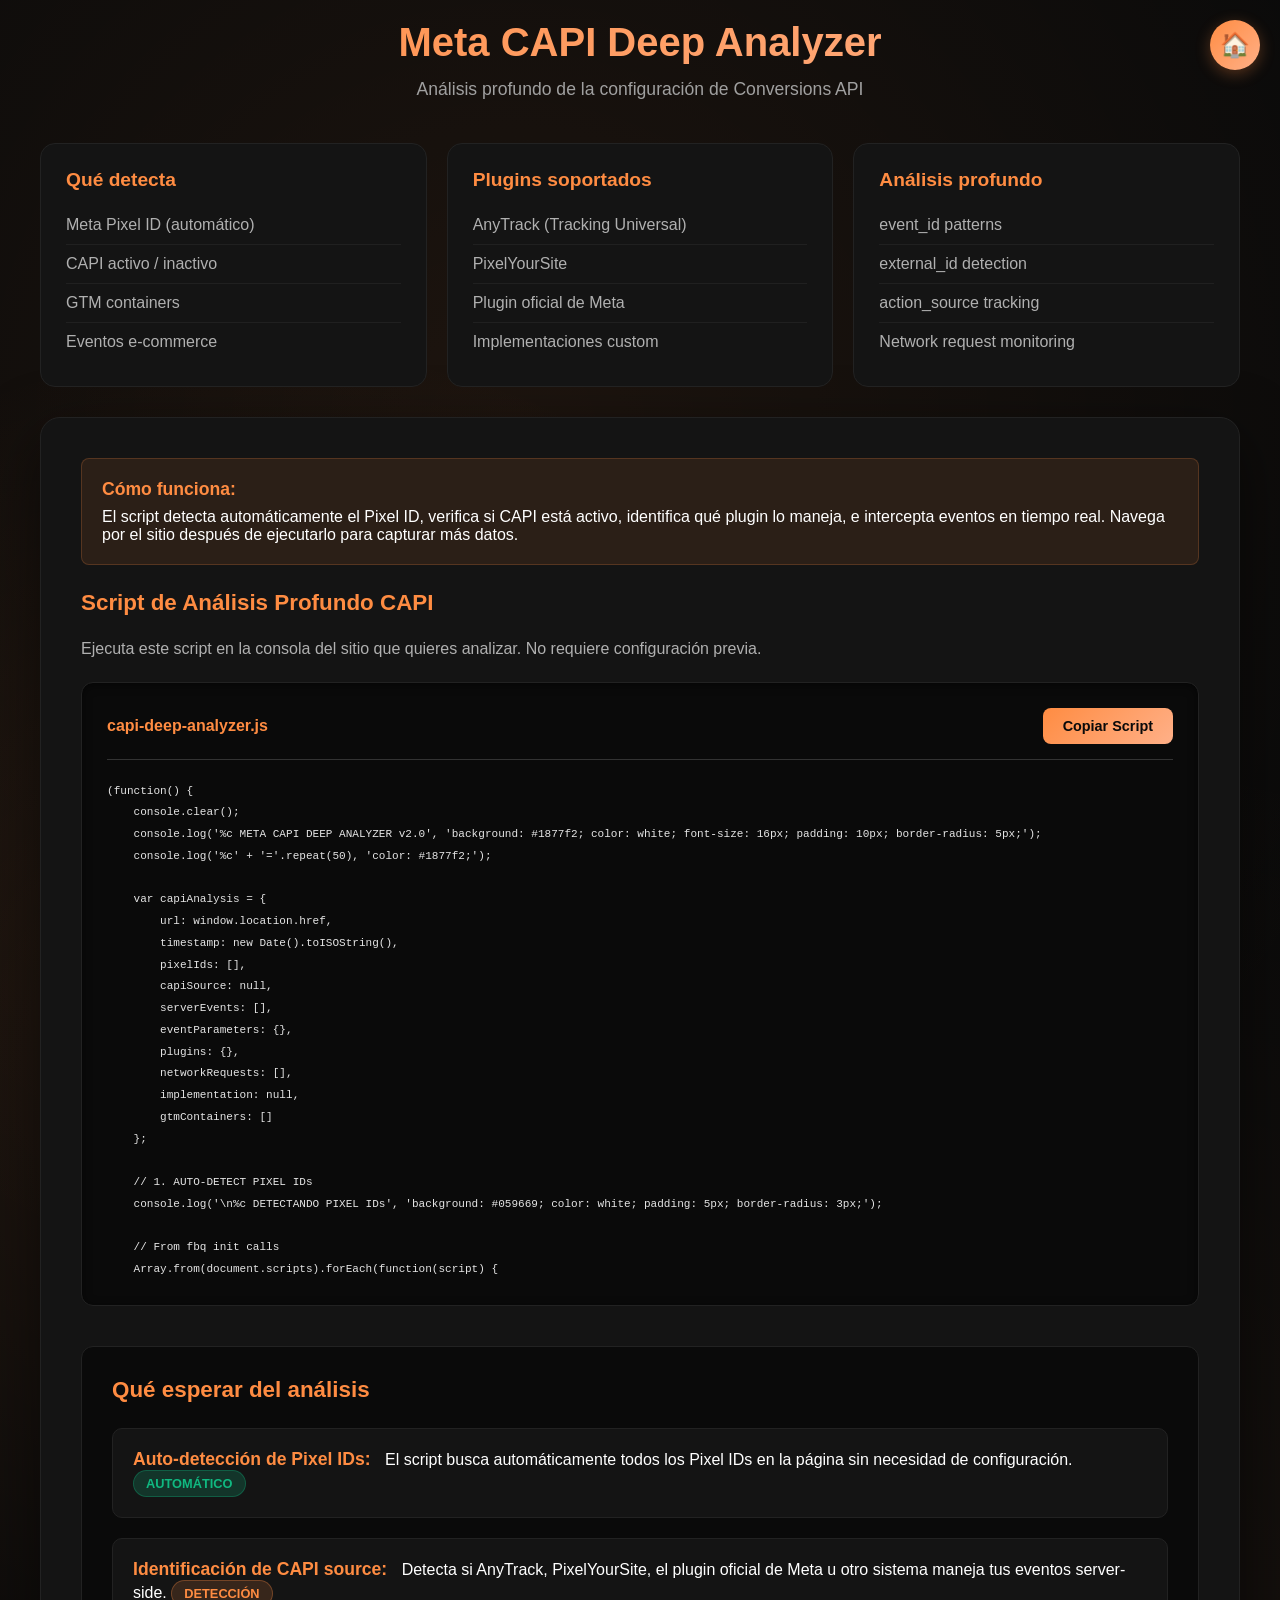
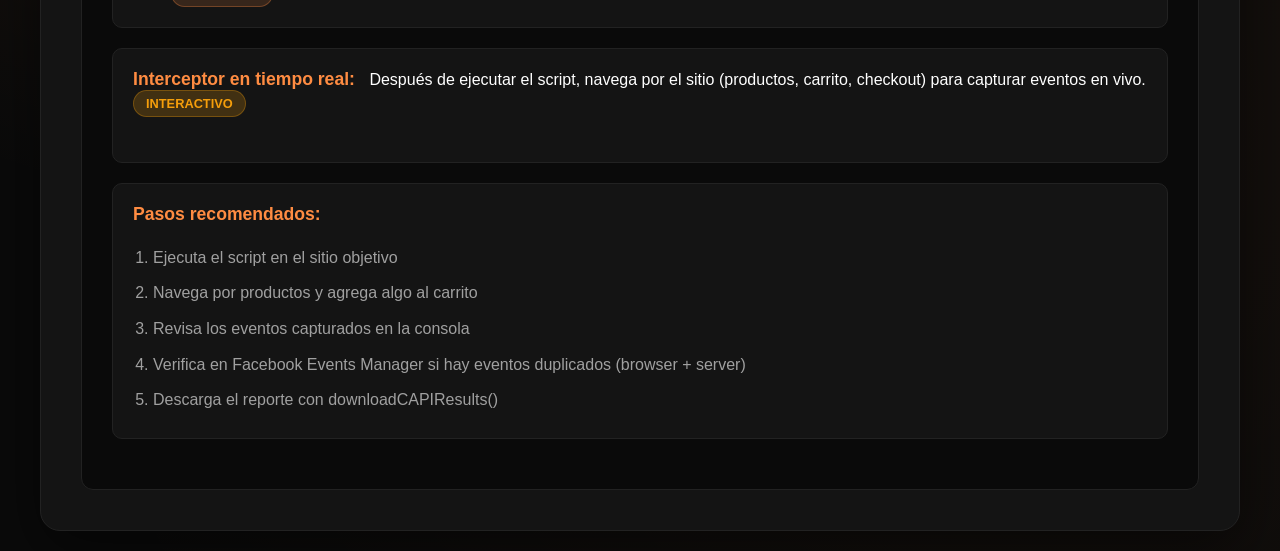
<file: meta-capi-deep-analyzer.html>
<!DOCTYPE html>
<html lang="es">
<head>
    <meta charset="UTF-8">
    <meta name="viewport" content="width=device-width, initial-scale=1.0">
    <title>Meta CAPI Deep Analyzer - Martech Toolkit</title>
    <link rel="stylesheet" href="css/shared.css">
    <style>
        .results-section {
            margin-top: 40px;
            padding: 30px;
            background: #0a0a0a;
            border-radius: 12px;
            border: 1px solid #222;
        }

        .results-section h3 {
            margin-bottom: 25px;
            color: #FF8C42;
            font-size: 1.4em;
            font-weight: 600;
        }

        .result-item {
            background: #141414;
            padding: 20px;
            border-radius: 10px;
            margin-bottom: 20px;
            border: 1px solid #222;
            transition: all 0.3s ease;
        }

        .result-item:hover {
            border-color: rgba(255, 140, 66, 0.3);
            box-shadow: 0 5px 20px rgba(255, 140, 66, 0.1);
        }

        .result-item strong {
            color: #FF8C42;
            display: inline-block;
            margin-right: 10px;
            font-size: 1.1em;
        }

        .result-item ol {
            margin-top: 15px;
            margin-left: 20px;
            color: #a0a0a0;
        }

        .result-item ol li {
            padding: 5px 0;
            line-height: 1.6;
        }
    </style>
</head>
<body>
    <a href="index.html" class="home-button" title="Volver al inicio" aria-label="Volver al inicio">&#127968;</a>

    <div class="container">
        <div class="header">
            <h1>Meta CAPI Deep Analyzer</h1>
            <p>Análisis profundo de la configuración de Conversions API</p>
        </div>

        <div class="info-grid">
            <div class="info-card">
                <h3>Qué detecta</h3>
                <ul>
                    <li>Meta Pixel ID (automático)</li>
                    <li>CAPI activo / inactivo</li>
                    <li>GTM containers</li>
                    <li>Eventos e-commerce</li>
                </ul>
            </div>

            <div class="info-card">
                <h3>Plugins soportados</h3>
                <ul>
                    <li>AnyTrack (Tracking Universal)</li>
                    <li>PixelYourSite</li>
                    <li>Plugin oficial de Meta</li>
                    <li>Implementaciones custom</li>
                </ul>
            </div>

            <div class="info-card">
                <h3>Análisis profundo</h3>
                <ul>
                    <li>event_id patterns</li>
                    <li>external_id detection</li>
                    <li>action_source tracking</li>
                    <li>Network request monitoring</li>
                </ul>
            </div>
        </div>

        <div class="main-card">
            <div class="alert">
                <strong>Cómo funciona:</strong>
                El script detecta automáticamente el Pixel ID, verifica si CAPI está activo, identifica qué plugin lo maneja, e intercepta eventos en tiempo real. Navega por el sitio después de ejecutarlo para capturar más datos.
            </div>

            <h2>Script de Análisis Profundo CAPI</h2>
            <p>Ejecuta este script en la consola del sitio que quieres analizar. No requiere configuración previa.</p>

            <div class="code-container" style="margin-top: 20px;">
                <div class="code-header">
                    <span class="code-title">capi-deep-analyzer.js</span>
                    <button class="copy-btn" onclick="copyCode(this)">Copiar Script</button>
                </div>
                <pre><code>(function() {
    console.clear();
    console.log('%c META CAPI DEEP ANALYZER v2.0', 'background: #1877f2; color: white; font-size: 16px; padding: 10px; border-radius: 5px;');
    console.log('%c' + '='.repeat(50), 'color: #1877f2;');

    var capiAnalysis = {
        url: window.location.href,
        timestamp: new Date().toISOString(),
        pixelIds: [],
        capiSource: null,
        serverEvents: [],
        eventParameters: {},
        plugins: {},
        networkRequests: [],
        implementation: null,
        gtmContainers: []
    };

    // 1. AUTO-DETECT PIXEL IDs
    console.log('\n%c DETECTANDO PIXEL IDs', 'background: #059669; color: white; padding: 5px; border-radius: 3px;');

    // From fbq init calls
    Array.from(document.scripts).forEach(function(script) {
        var content = script.innerHTML;
        var matches = content.match(/fbq\s*\(\s*['"]init['"]\s*,\s*['"](\d+)['"]/g);
        if (matches) {
            matches.forEach(function(m) {
                var id = m.match(/['"](\d+)['"]/);
                if (id && capiAnalysis.pixelIds.indexOf(id[1]) === -1) {
                    capiAnalysis.pixelIds.push(id[1]);
                    console.log('  Pixel ID encontrado:', id[1]);
                }
            });
        }
    });

    // From _fbq object
    if (window._fbq && window._fbq.pixelId) {
        if (capiAnalysis.pixelIds.indexOf(window._fbq.pixelId) === -1) {
            capiAnalysis.pixelIds.push(window._fbq.pixelId);
        }
    }

    if (capiAnalysis.pixelIds.length === 0) {
        console.log('  No se encontraron Pixel IDs en esta página');
    }

    // 2. DETECT CAPI SOURCE
    console.log('\n%c ANALIZANDO FUENTE DEL CAPI', 'background: #7c3aed; color: white; padding: 5px; border-radius: 3px;');

    // AnyTrack
    if (window.anytrack || document.querySelector('script[src*="anytrack"]')) {
        capiAnalysis.plugins.anytrack = true;
        capiAnalysis.capiSource = 'AnyTrack';
        console.log('  AnyTrack detectado - Probable fuente del CAPI');
        if (window.anytrack) {
            console.log('    AnyTrack Config:', window.anytrack);
        }
    }

    // Meta official plugin
    var metaIndicators = ['facebook-for-wordpress', 'facebook_for_wordpress', 'facebookpixel', 'facebook-pixel-for-wordpress'];
    metaIndicators.forEach(function(indicator) {
        if (document.querySelector('script[src*="' + indicator + '"]') ||
            document.querySelector('link[href*="' + indicator + '"]')) {
            capiAnalysis.plugins.metaOfficial = true;
            if (!capiAnalysis.capiSource) capiAnalysis.capiSource = 'Meta Official Plugin';
            console.log('  Plugin oficial de Meta detectado');
        }
    });

    // PixelYourSite
    if (window.pysOptions || document.querySelector('script[src*="pixelyoursite"]')) {
        capiAnalysis.plugins.pixelYourSite = true;
        if (!capiAnalysis.capiSource) capiAnalysis.capiSource = 'PixelYourSite';
        console.log('  PixelYourSite detectado');
    }

    // GTM detection
    if (window.google_tag_manager) {
        var gtmScripts = document.querySelectorAll('script[src*="googletagmanager.com/gtm.js"]');
        gtmScripts.forEach(function(s) {
            var match = s.src.match(/id=([A-Z0-9-]+)/);
            if (match) {
                capiAnalysis.gtmContainers.push(match[1]);
                console.log('  GTM Container:', match[1]);
            }
        });

        if (window.dataLayer) {
            window.dataLayer.forEach(function(item) {
                if (item.event && (item.event.indexOf('facebook') !== -1 || item.event.indexOf('fb') !== -1)) {
                    capiAnalysis.plugins.gtmIntegration = true;
                    console.log('    Evento GTM de Facebook:', item);
                }
            });
        }
    }

    if (!capiAnalysis.capiSource) {
        console.log('  No se detectó una fuente clara de CAPI');
    }

    // 3. ANALYZE EVENTS & PARAMETERS
    console.log('\n%c ANALIZANDO EVENTOS', 'background: #dc2626; color: white; padding: 5px; border-radius: 3px;');

    var capturedEvents = [];
    var originalFbq = window.fbq;

    if (originalFbq) {
        window.fbq = function() {
            var args = Array.from(arguments);
            capturedEvents.push({
                type: args[0],
                event: args[1],
                params: args[2],
                timestamp: new Date().toISOString()
            });

            if (args[2] && args[2].event_id) {
                console.log('  Event ID detectado (CAPI activo):', args[2].event_id);
                capiAnalysis.serverEvents.push({
                    event: args[1],
                    eventId: args[2].event_id,
                    params: args[2]
                });
            }

            if (args[2] && args[2].external_id) {
                console.log('  External ID detectado:', args[2].external_id);
            }

            return originalFbq.apply(this, arguments);
        };
        console.log('  Interceptor de fbq instalado - Navega por el sitio para capturar eventos');
    } else {
        console.log('  fbq no detectado en esta página');
    }

    // 4. SCAN SCRIPTS FOR CAPI CONFIG
    console.log('\n%c CONFIGURACIÓN EN SCRIPTS', 'background: #0891b2; color: white; padding: 5px; border-radius: 3px;');

    Array.from(document.scripts).forEach(function(script) {
        var content = script.innerHTML;
        if (content.includes('server_event') || content.includes('event_id') ||
            content.includes('external_id') || content.includes('action_source')) {
            console.log('  Script con configuración CAPI encontrado');

            var eventIdMatch = content.match(/event_id['":\s]+([a-zA-Z0-9_-]+)/g);
            if (eventIdMatch) console.log('    Event ID pattern:', eventIdMatch);

            var actionSourceMatch = content.match(/action_source['":\s]+(['"])(.*?)\1/);
            if (actionSourceMatch) {
                capiAnalysis.implementation = actionSourceMatch[2];
                console.log('    Action Source:', actionSourceMatch[2]);
            }
        }

        if (content.includes('anytrack') && content.includes('facebook')) {
            capiAnalysis.plugins.anytracFbIntegration = true;
        }
    });

    // 5. WOOCOMMERCE-CAPI CONFIG
    console.log('\n%c WOOCOMMERCE-CAPI', 'background: #10b981; color: white; padding: 5px; border-radius: 3px;');

    if (window.wp && window.wp.hooks) {
        console.log('  WordPress Hooks disponibles');
        ['added_to_cart', 'removed_from_cart', 'checkout_completed'].forEach(function(hook) {
            if (window.wp.hooks.hasFilter(hook)) {
                console.log('    Hook activo:', hook);
            }
        });
    }

    if (window.wc_add_to_cart_params) {
        console.log('  WooCommerce params:', window.wc_add_to_cart_params);
    }

    // 6. MONITOR ADD-TO-CART
    ['click', 'submit'].forEach(function(eventType) {
        document.addEventListener(eventType, function(e) {
            if (e.target.classList.contains('add_to_cart_button') ||
                e.target.classList.contains('single_add_to_cart_button')) {
                console.log('  Add to Cart detectado');
                setTimeout(function() {
                    if (capturedEvents.length > 0) {
                        var last = capturedEvents[capturedEvents.length - 1];
                        if (last.event === 'AddToCart' && last.params && last.params.event_id) {
                            console.log('    CAPI activo para AddToCart:', last.params.event_id);
                        }
                    }
                }, 100);
            }
        }, true);
    });

    // 7. DIAGNOSIS
    setTimeout(function() {
        console.log('\n%c DIAGNÓSTICO CAPI', 'background: #059669; color: white; font-size: 14px; padding: 10px; border-radius: 5px;');
        console.log('%c' + '='.repeat(50), 'color: #059669;');

        console.log('\n  PIXEL IDs:', capiAnalysis.pixelIds.length ? capiAnalysis.pixelIds.join(', ') : 'Ninguno detectado');
        console.log('  FUENTE CAPI:', capiAnalysis.capiSource || 'No detectada');
        console.log('  GTM:', capiAnalysis.gtmContainers.length ? capiAnalysis.gtmContainers.join(', ') : 'No detectado');

        if (capiAnalysis.plugins.anytrack) {
            console.log('\n  AnyTrack sincroniza automáticamente eventos browser con server-side');
            console.log('    Verifica en: https://dashboard.anytrack.io');
        }

        console.log('\n  EVENTOS CAPTURADOS:', capturedEvents.length);
        capturedEvents.forEach(function(evt) {
            console.log('    ', evt.event + ':', evt.params);
        });

        console.log('\n  RECOMENDACIONES:');
        if (!capiAnalysis.capiSource) {
            console.log('    Implementa CAPI para mejorar tracking post-iOS14');
        }
        console.log('    Verifica Event Match Quality en Facebook Events Manager');
        console.log('    Usa Facebook Pixel Helper extension para validar eventos');

        window.capiAnalysis = capiAnalysis;
        console.log('\n  Resultados en: window.capiAnalysis');
        console.log('  Ejecuta downloadCAPIResults() para descargar JSON');

        window.downloadCAPIResults = function() {
            var dataStr = JSON.stringify(capiAnalysis, null, 2);
            var dataUri = 'data:application/json;charset=utf-8,' + encodeURIComponent(dataStr);
            var name = 'capi-analysis_' + (window.location.hostname || 'local') + '_' + new Date().toISOString().slice(0, 10) + '.json';
            var link = document.createElement('a');
            link.setAttribute('href', dataUri);
            link.setAttribute('download', name);
            link.click();
        };
    }, 2000);
})();</code></pre>
            </div>

            <div class="results-section">
                <h3>Qué esperar del análisis</h3>

                <div class="result-item">
                    <strong>Auto-detección de Pixel IDs:</strong>
                    El script busca automáticamente todos los Pixel IDs en la página sin necesidad de configuración.
                    <span class="badge active">AUTOMÁTICO</span>
                </div>

                <div class="result-item">
                    <strong>Identificación de CAPI source:</strong>
                    Detecta si AnyTrack, PixelYourSite, el plugin oficial de Meta u otro sistema maneja tus eventos server-side.
                    <span class="badge info">DETECCIÓN</span>
                </div>

                <div class="result-item">
                    <strong>Interceptor en tiempo real:</strong>
                    Después de ejecutar el script, navega por el sitio (productos, carrito, checkout) para capturar eventos en vivo.
                    <span class="badge warning">INTERACTIVO</span>
                </div>

                <div class="result-item">
                    <strong>Pasos recomendados:</strong>
                    <ol>
                        <li>Ejecuta el script en el sitio objetivo</li>
                        <li>Navega por productos y agrega algo al carrito</li>
                        <li>Revisa los eventos capturados en la consola</li>
                        <li>Verifica en Facebook Events Manager si hay eventos duplicados (browser + server)</li>
                        <li>Descarga el reporte con downloadCAPIResults()</li>
                    </ol>
                </div>
            </div>
        </div>
    </div>

    <script src="js/shared.js"></script>
</body>
</html>
</file>
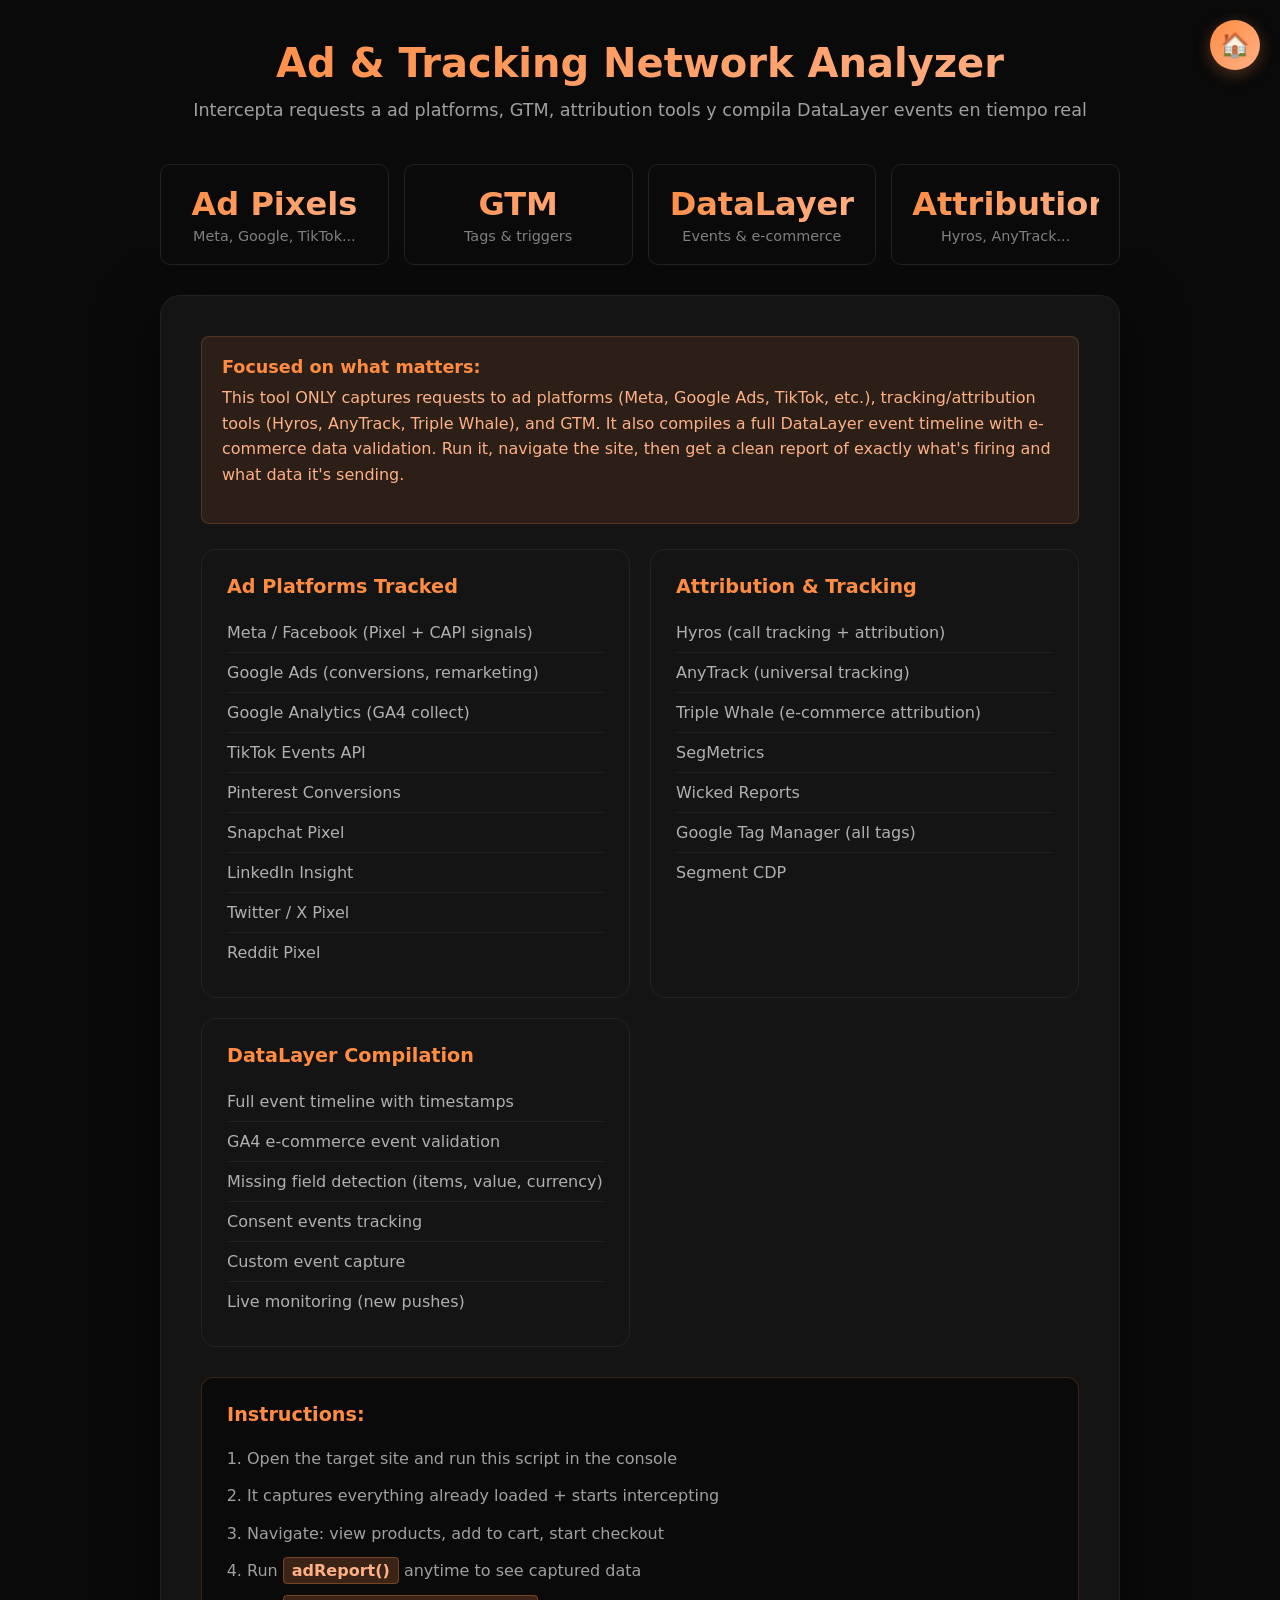
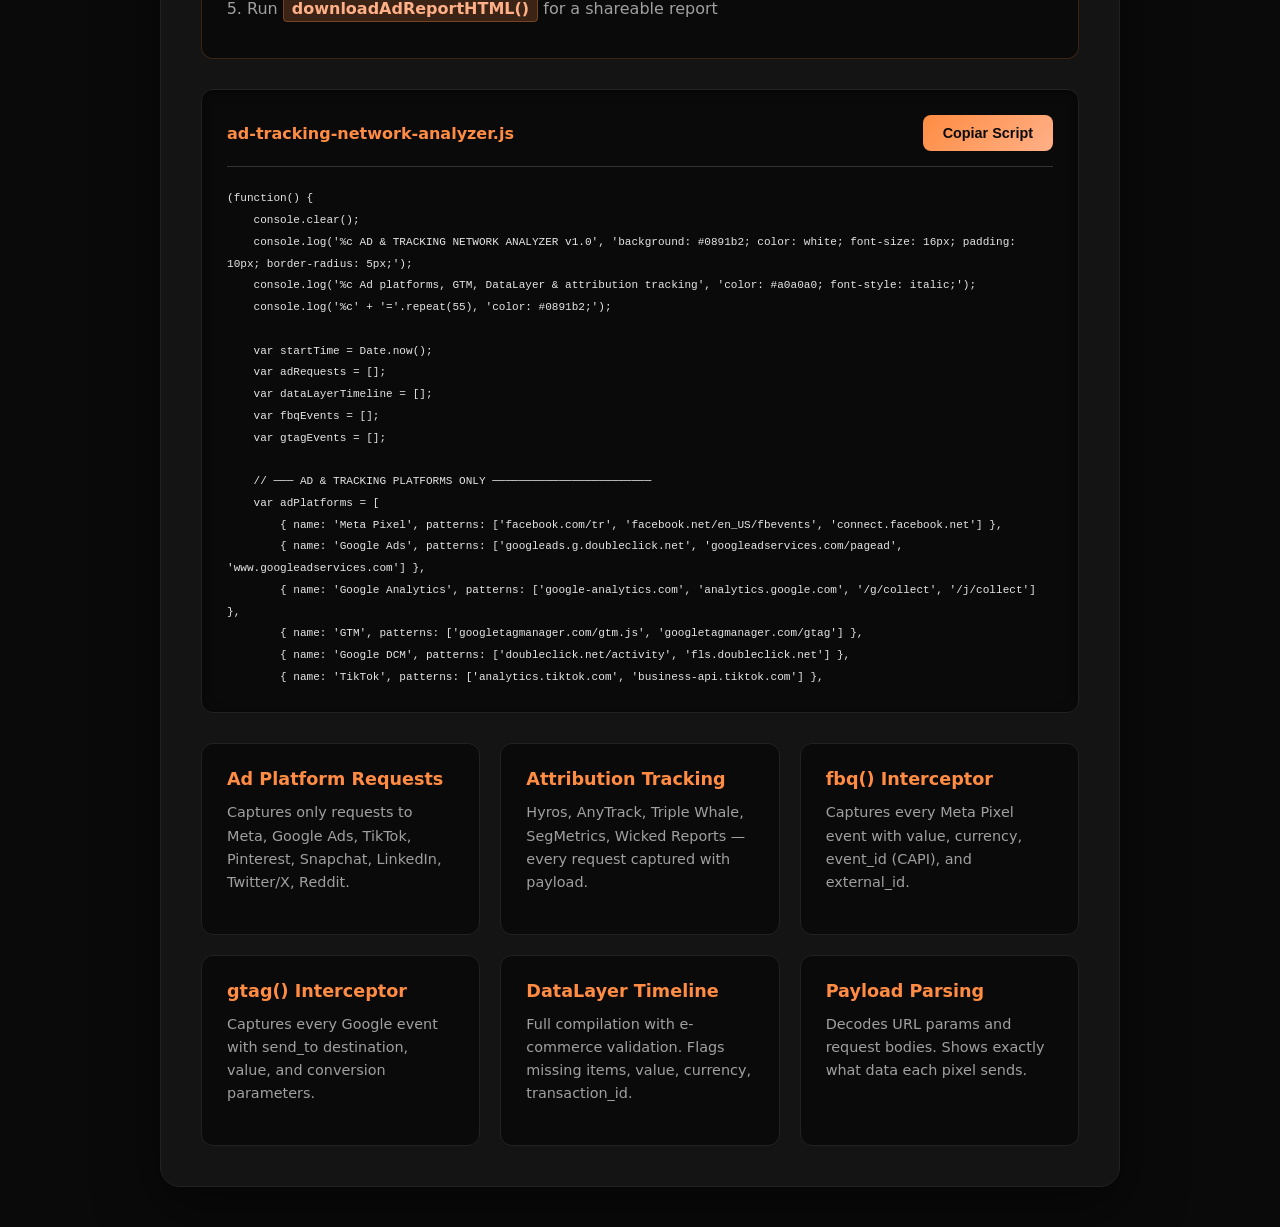
<file: network-request-analyzer.html>
<!DOCTYPE html>
<html lang="es">
<head>
    <meta charset="UTF-8">
    <meta name="viewport" content="width=device-width, initial-scale=1.0">
    <title>Ad &amp; Tracking Network Analyzer - Martech Toolkit</title>
    <link rel="stylesheet" href="css/shared.css">
</head>
<body>
    <a href="index.html" class="home-button" title="Volver al inicio" aria-label="Volver al inicio">&#127968;</a>

    <div class="container" style="max-width: 1400px;">
        <div class="header">
            <h1>Ad &amp; Tracking Network Analyzer</h1>
            <p>Intercepta requests a ad platforms, GTM, attribution tools y compila DataLayer events en tiempo real</p>
        </div>

        <div class="stats-row">
            <div class="stat-card">
                <div class="stat-number">Ad Pixels</div>
                <div class="stat-label">Meta, Google, TikTok...</div>
            </div>
            <div class="stat-card">
                <div class="stat-number">GTM</div>
                <div class="stat-label">Tags &amp; triggers</div>
            </div>
            <div class="stat-card">
                <div class="stat-number">DataLayer</div>
                <div class="stat-label">Events &amp; e-commerce</div>
            </div>
            <div class="stat-card">
                <div class="stat-number">Attribution</div>
                <div class="stat-label">Hyros, AnyTrack...</div>
            </div>
        </div>

        <div class="main-card">
            <div class="alert">
                <strong>Focused on what matters:</strong>
                <p>This tool ONLY captures requests to ad platforms (Meta, Google Ads, TikTok, etc.), tracking/attribution tools (Hyros, AnyTrack, Triple Whale), and GTM. It also compiles a full DataLayer event timeline with e-commerce data validation. Run it, navigate the site, then get a clean report of exactly what's firing and what data it's sending.</p>
            </div>

            <div class="info-grid" style="margin-bottom: 30px;">
                <div class="info-card">
                    <h3>Ad Platforms Tracked</h3>
                    <ul>
                        <li>Meta / Facebook (Pixel + CAPI signals)</li>
                        <li>Google Ads (conversions, remarketing)</li>
                        <li>Google Analytics (GA4 collect)</li>
                        <li>TikTok Events API</li>
                        <li>Pinterest Conversions</li>
                        <li>Snapchat Pixel</li>
                        <li>LinkedIn Insight</li>
                        <li>Twitter / X Pixel</li>
                        <li>Reddit Pixel</li>
                    </ul>
                </div>

                <div class="info-card">
                    <h3>Attribution &amp; Tracking</h3>
                    <ul>
                        <li>Hyros (call tracking + attribution)</li>
                        <li>AnyTrack (universal tracking)</li>
                        <li>Triple Whale (e-commerce attribution)</li>
                        <li>SegMetrics</li>
                        <li>Wicked Reports</li>
                        <li>Google Tag Manager (all tags)</li>
                        <li>Segment CDP</li>
                    </ul>
                </div>

                <div class="info-card">
                    <h3>DataLayer Compilation</h3>
                    <ul>
                        <li>Full event timeline with timestamps</li>
                        <li>GA4 e-commerce event validation</li>
                        <li>Missing field detection (items, value, currency)</li>
                        <li>Consent events tracking</li>
                        <li>Custom event capture</li>
                        <li>Live monitoring (new pushes)</li>
                    </ul>
                </div>
            </div>

            <div class="instructions">
                <h3>Instructions:</h3>
                <ol>
                    <li>Open the target site and run this script in the console</li>
                    <li>It captures everything already loaded + starts intercepting</li>
                    <li>Navigate: view products, add to cart, start checkout</li>
                    <li>Run <span class="highlight">adReport()</span> anytime to see captured data</li>
                    <li>Run <span class="highlight">downloadAdReportHTML()</span> for a shareable report</li>
                </ol>
            </div>

            <div class="code-container">
                <div class="code-header">
                    <span class="code-title">ad-tracking-network-analyzer.js</span>
                    <button class="copy-btn" onclick="copyCode(this)">Copiar Script</button>
                </div>
                <pre><code>(function() {
    console.clear();
    console.log('%c AD & TRACKING NETWORK ANALYZER v1.0', 'background: #0891b2; color: white; font-size: 16px; padding: 10px; border-radius: 5px;');
    console.log('%c Ad platforms, GTM, DataLayer & attribution tracking', 'color: #a0a0a0; font-style: italic;');
    console.log('%c' + '='.repeat(55), 'color: #0891b2;');

    var startTime = Date.now();
    var adRequests = [];
    var dataLayerTimeline = [];
    var fbqEvents = [];
    var gtagEvents = [];

    // ─── AD & TRACKING PLATFORMS ONLY ────────────────────────
    var adPlatforms = [
        { name: 'Meta Pixel', patterns: ['facebook.com/tr', 'facebook.net/en_US/fbevents', 'connect.facebook.net'] },
        { name: 'Google Ads', patterns: ['googleads.g.doubleclick.net', 'googleadservices.com/pagead', 'www.googleadservices.com'] },
        { name: 'Google Analytics', patterns: ['google-analytics.com', 'analytics.google.com', '/g/collect', '/j/collect'] },
        { name: 'GTM', patterns: ['googletagmanager.com/gtm.js', 'googletagmanager.com/gtag'] },
        { name: 'Google DCM', patterns: ['doubleclick.net/activity', 'fls.doubleclick.net'] },
        { name: 'TikTok', patterns: ['analytics.tiktok.com', 'business-api.tiktok.com'] },
        { name: 'Pinterest', patterns: ['ct.pinterest.com', 'pinterest.com/v3'] },
        { name: 'Snapchat', patterns: ['tr.snapchat.com', 'sc-static.net/scevent'] },
        { name: 'LinkedIn', patterns: ['linkedin.com/px', 'linkedin.com/collect', 'snap.licdn.com', 'linkedin.com/li/'] },
        { name: 'Twitter / X', patterns: ['ads-twitter.com', 'static.ads-twitter.com', 'analytics.twitter.com', 't.co/i/adsct'] },
        { name: 'Reddit', patterns: ['alb.reddit.com/snoo', 'events.reddit.com'] },
        { name: 'Hyros', patterns: ['hyros.com', 't.hyros.com', 'api.hyros.com'] },
        { name: 'AnyTrack', patterns: ['anytrack.io', 'cdn.anytrack.io'] },
        { name: 'Triple Whale', patterns: ['triplewhale.com', 'api.triplewhale.com'] },
        { name: 'SegMetrics', patterns: ['segmetrics.io'] },
        { name: 'Wicked Reports', patterns: ['wickedreports.com'] },
        { name: 'Segment', patterns: ['api.segment.io', 'cdn.segment.com'] },
        { name: 'Klaviyo', patterns: ['a.]klaviyo.com/api/track', 'klaviyo.com/onsite'] },
        { name: 'ActiveCampaign', patterns: ['activehosted.com/proc'] }
    ];

    function matchPlatform(url) {
        if (!url) return null;
        for (var i = 0; i < adPlatforms.length; i++) {
            for (var j = 0; j < adPlatforms[i].patterns.length; j++) {
                if (url.indexOf(adPlatforms[i].patterns[j]) !== -1) return adPlatforms[i].name;
            }
        }
        return null;
    }

    // ─── PAYLOAD PARSER ──────────────────────────────────────
    function parsePayload(url, body) {
        var data = {};

        // Parse URL params
        try {
            var urlObj = new URL(url);
            urlObj.searchParams.forEach(function(val, key) {
                data[key] = val;
            });
        } catch(e) {
            // Try to extract query string manually
            var qIdx = url.indexOf('?');
            if (qIdx !== -1) {
                url.substring(qIdx + 1).split('&').forEach(function(pair) {
                    var parts = pair.split('=');
                    if (parts[0]) data[decodeURIComponent(parts[0])] = decodeURIComponent(parts[1] || '');
                });
            }
        }

        // Parse body
        if (body && typeof body === 'string') {
            try {
                var parsed = JSON.parse(body);
                Object.keys(parsed).forEach(function(k) { data['body.' + k] = parsed[k]; });
            } catch(e) {
                // URL-encoded body
                body.split('&').forEach(function(pair) {
                    var parts = pair.split('=');
                    if (parts[0]) {
                        try { data['body.' + decodeURIComponent(parts[0])] = decodeURIComponent(parts[1] || ''); }
                        catch(e2) { data['body.' + parts[0]] = parts[1] || ''; }
                    }
                });
            }
        }

        return data;
    }

    function extractEventInfo(platform, payload) {
        var info = {};

        // Meta Pixel
        if (platform === 'Meta Pixel') {
            if (payload.ev) info.event = payload.ev;
            if (payload.id) info.pixelId = payload.id;
            if (payload.cd) {
                try { info.customData = JSON.parse(payload.cd); } catch(e) { info.customData = payload.cd; }
            }
            if (payload.ud) info.userData = 'present (hashed)';
            if (payload['body.event_id'] || payload.eid) info.eventId = payload['body.event_id'] || payload.eid;
        }

        // Google Analytics
        if (platform === 'Google Analytics') {
            if (payload.en) info.event = payload.en;
            if (payload.tid) info.measurementId = payload.tid;
            if (payload.ep) info.eventParams = payload.ep;
            if (payload.v) info.version = payload.v;
        }

        // Google Ads
        if (platform === 'Google Ads') {
            if (payload.label) info.conversionLabel = payload.label;
            if (payload.value) info.value = payload.value;
            if (payload.currency) info.currency = payload.currency;
        }

        // TikTok
        if (platform === 'TikTok') {
            if (payload.event) info.event = payload.event;
            if (payload['body.event']) info.event = payload['body.event'];
        }

        // Hyros
        if (platform === 'Hyros') {
            Object.keys(payload).forEach(function(k) {
                if (k.indexOf('body.') === 0) info[k.replace('body.', '')] = payload[k];
            });
        }

        return info;
    }

    function addAdRequest(entry) {
        entry.timestamp = new Date().toISOString();
        entry.elapsed = ((Date.now() - startTime) / 1000).toFixed(1) + 's';
        entry.payload = parsePayload(entry.url, entry.body);
        entry.eventInfo = extractEventInfo(entry.platform, entry.payload);

        adRequests.push(entry);

        var eventStr = entry.eventInfo.event ? ' [' + entry.eventInfo.event + ']' : '';
        var idStr = entry.eventInfo.pixelId ? ' (ID: ' + entry.eventInfo.pixelId + ')' : '';
        console.log('  %c' + entry.platform + '%c' + eventStr + idStr + ' (' + entry.type + ', ' + entry.elapsed + ')',
            'color: #FF8C42; font-weight: bold;', 'color: #a0a0a0;');
    }

    // ─── 1. DATALAYER COMPILATION ────────────────────────────
    console.log('\n%c DATALAYER COMPILATION', 'background: #7c3aed; color: white; padding: 5px; border-radius: 3px;');

    var ga4EcomEvents = ['view_item', 'view_item_list', 'select_item', 'add_to_cart', 'remove_from_cart',
        'view_cart', 'begin_checkout', 'add_shipping_info', 'add_payment_info', 'purchase', 'refund'];

    function analyzeDataLayerEntry(item, index) {
        var entry = {
            index: index,
            timestamp: new Date().toISOString(),
            event: item.event || null,
            raw: item
        };

        // Consent events
        if (item[0] === 'consent') {
            entry.type = 'consent';
            entry.consentAction = item[1];
            entry.consentConfig = item[2];
        }
        // GA4 e-commerce
        else if (item.event && ga4EcomEvents.indexOf(item.event) !== -1) {
            entry.type = 'ecommerce';
            var ecom = item.ecommerce || item;
            entry.ecommerce = {
                hasItems: !!(ecom.items || (item.ecommerce && item.ecommerce.items)),
                hasValue: !!(ecom.value || (item.ecommerce && item.ecommerce.value)),
                hasCurrency: !!(ecom.currency || (item.ecommerce && item.ecommerce.currency)),
                hasTransactionId: !!(ecom.transaction_id || (item.ecommerce && item.ecommerce.transaction_id))
            };
            entry.ecommerce.missing = [];
            if (!entry.ecommerce.hasItems) entry.ecommerce.missing.push('items');
            if (!entry.ecommerce.hasValue) entry.ecommerce.missing.push('value');
            if (!entry.ecommerce.hasCurrency) entry.ecommerce.missing.push('currency');
            if (item.event === 'purchase' && !entry.ecommerce.hasTransactionId) entry.ecommerce.missing.push('transaction_id');

            // Count items if present
            var items = ecom.items || (item.ecommerce && item.ecommerce.items);
            if (items && Array.isArray(items)) {
                entry.ecommerce.itemCount = items.length;
                entry.ecommerce.totalValue = ecom.value || (item.ecommerce && item.ecommerce.value) || 'not set';
            }
        }
        // GTM events
        else if (item.event && item.event.indexOf('gtm.') === 0) {
            entry.type = 'gtm';
        }
        // Custom events
        else if (item.event) {
            entry.type = 'custom';
        }
        // Data push (no event)
        else {
            entry.type = 'data';
        }

        return entry;
    }

    if (window.dataLayer) {
        console.log('  Existing dataLayer entries: ' + window.dataLayer.length);

        // Compile existing entries
        window.dataLayer.forEach(function(item, i) {
            var entry = analyzeDataLayerEntry(item, i);
            dataLayerTimeline.push(entry);

            if (entry.type === 'ecommerce') {
                var status = entry.ecommerce.missing.length ? '%c MISSING: ' + entry.ecommerce.missing.join(', ') : '%c OK';
                var color = entry.ecommerce.missing.length ? 'color: #ef4444;' : 'color: #10b981;';
                console.log('  [ecom] ' + entry.event + ' — items: ' + (entry.ecommerce.itemCount || '?') + ', value: ' + entry.ecommerce.totalValue + ' ' + status, color);
            } else if (entry.type === 'consent') {
                console.log('  [consent] ' + entry.consentAction + ': ' + JSON.stringify(entry.consentConfig));
            }
        });

        // Monitor new pushes
        var origPush = window.dataLayer.push;
        window.dataLayer.push = function() {
            var result = origPush.apply(this, arguments);

            for (var i = 0; i < arguments.length; i++) {
                var item = arguments[i];
                var entry = analyzeDataLayerEntry(item, window.dataLayer.length - 1);
                entry.live = true;
                dataLayerTimeline.push(entry);

                if (entry.event) {
                    var prefix = entry.type === 'ecommerce' ? '[ecom]' : entry.type === 'consent' ? '[consent]' : '[event]';
                    console.log('  %c[LIVE] ' + prefix + ' ' + entry.event, 'color: #FF8C42; font-weight: bold;');

                    if (entry.type === 'ecommerce' && entry.ecommerce.missing.length) {
                        console.log('    %cMISSING: ' + entry.ecommerce.missing.join(', '), 'color: #ef4444;');
                    }
                }
            }

            return result;
        };
        console.log('  dataLayer.push() interceptor active — live events will appear');
    } else {
        console.log('  No dataLayer found');
    }

    // ─── 2. FBQ INTERCEPTOR ──────────────────────────────────
    console.log('\n%c FBQ EVENT INTERCEPTOR', 'background: #1877f2; color: white; padding: 5px; border-radius: 3px;');

    if (window.fbq) {
        var origFbq = window.fbq;
        window.fbq = function() {
            var args = Array.from(arguments);
            var entry = {
                timestamp: new Date().toISOString(),
                elapsed: ((Date.now() - startTime) / 1000).toFixed(1) + 's',
                action: args[0],
                event: args[1],
                params: args[2] || {},
                hasEventId: !!(args[2] && args[2].event_id),
                hasExternalId: !!(args[2] && args[2].external_id),
                hasUserData: !!(args[2] && (args[2].em || args[2].ph || args[2].fn))
            };
            fbqEvents.push(entry);

            if (args[0] === 'track' || args[0] === 'trackCustom') {
                var capiFlag = entry.hasEventId ? ' %c[CAPI]' : '';
                console.log('  %c[fbq] ' + args[0] + ': ' + args[1] + capiFlag,
                    'color: #1877f2; font-weight: bold;',
                    entry.hasEventId ? 'color: #10b981; font-weight: bold;' : '');
                if (args[2]) {
                    var params = Object.keys(args[2]).filter(function(k) { return ['value', 'currency', 'content_type', 'content_ids', 'event_id', 'external_id'].indexOf(k) !== -1; });
                    if (params.length) {
                        var details = params.map(function(k) { return k + ': ' + args[2][k]; }).join(', ');
                        console.log('    ' + details);
                    }
                }
            }

            return origFbq.apply(this, arguments);
        };
        console.log('  fbq interceptor active');
    } else {
        console.log('  fbq not found');
    }

    // ─── 3. GTAG INTERCEPTOR ─────────────────────────────────
    console.log('\n%c GTAG EVENT INTERCEPTOR', 'background: #ea4335; color: white; padding: 5px; border-radius: 3px;');

    if (window.gtag) {
        var origGtag = window.gtag;
        window.gtag = function() {
            var args = Array.from(arguments);
            var entry = {
                timestamp: new Date().toISOString(),
                elapsed: ((Date.now() - startTime) / 1000).toFixed(1) + 's',
                command: args[0],
                eventOrId: args[1],
                params: args[2] || {}
            };
            gtagEvents.push(entry);

            if (args[0] === 'event') {
                console.log('  %c[gtag] event: ' + args[1], 'color: #ea4335; font-weight: bold;');
                if (args[2] && args[2].value) console.log('    value: ' + args[2].value + ' ' + (args[2].currency || ''));
                if (args[2] && args[2].send_to) console.log('    send_to: ' + args[2].send_to);
            }

            return origGtag.apply(this, arguments);
        };
        console.log('  gtag interceptor active');
    } else {
        console.log('  gtag not found');
    }

    // ─── 4. NETWORK INTERCEPTION (ad platforms only) ─────────
    console.log('\n%c NETWORK INTERCEPTION (ad & tracking only)', 'background: #dc2626; color: white; padding: 5px; border-radius: 3px;');

    // fetch()
    var origFetch = window.fetch;
    window.fetch = function() {
        var url = typeof arguments[0] === 'string' ? arguments[0] : (arguments[0] && arguments[0].url ? arguments[0].url : '');
        var opts = arguments[1] || {};
        var platform = matchPlatform(url);

        if (platform) {
            var body = null;
            if (opts.body) {
                try { body = typeof opts.body === 'string' ? opts.body : JSON.stringify(opts.body); } catch(e) {}
            }
            addAdRequest({ type: 'fetch', platform: platform, url: url, method: opts.method || 'GET', body: body });
        }

        return origFetch.apply(this, arguments);
    };

    // XMLHttpRequest
    var origXhrOpen = XMLHttpRequest.prototype.open;
    var origXhrSend = XMLHttpRequest.prototype.send;

    XMLHttpRequest.prototype.open = function(method, url) {
        this._captureMethod = method;
        this._captureUrl = url;
        this._capturePlatform = matchPlatform(url);
        return origXhrOpen.apply(this, arguments);
    };

    XMLHttpRequest.prototype.send = function(body) {
        if (this._capturePlatform) {
            var bodyStr = null;
            if (body) { try { bodyStr = typeof body === 'string' ? body : JSON.stringify(body); } catch(e) {} }
            addAdRequest({ type: 'xhr', platform: this._capturePlatform, url: this._captureUrl, method: this._captureMethod || 'GET', body: bodyStr });
        }
        return origXhrSend.apply(this, arguments);
    };

    // sendBeacon
    var origBeacon = navigator.sendBeacon;
    if (origBeacon) {
        navigator.sendBeacon = function(url, data) {
            var platform = matchPlatform(url);
            if (platform) {
                var body = null;
                if (data) { try { body = typeof data === 'string' ? data : JSON.stringify(data); } catch(e) {} }
                addAdRequest({ type: 'beacon', platform: platform, url: url, method: 'POST', body: body });
            }
            return origBeacon.apply(this, arguments);
        };
    }

    // Image pixel fires
    var imgObserver = new MutationObserver(function(mutations) {
        mutations.forEach(function(mutation) {
            mutation.addedNodes.forEach(function(node) {
                if (node.tagName === 'IMG' && node.src) {
                    var platform = matchPlatform(node.src);
                    if (platform) {
                        addAdRequest({ type: 'img-pixel', platform: platform, url: node.src, method: 'GET', body: null });
                    }
                }
            });
        });
    });
    imgObserver.observe(document.body, { childList: true, subtree: true });

    console.log('  All interceptors active (fetch, XHR, beacon, img pixels)');

    // ─── 5. ALREADY-LOADED AD RESOURCES ──────────────────────
    console.log('\n%c ALREADY-LOADED AD RESOURCES', 'background: #065f46; color: white; padding: 5px; border-radius: 3px;');

    var perfEntries = performance.getEntriesByType('resource');
    var adResources = {};
    var adTransferSize = 0;

    perfEntries.forEach(function(e) {
        var platform = matchPlatform(e.name);
        if (platform) {
            if (!adResources[platform]) adResources[platform] = { count: 0, size: 0 };
            adResources[platform].count++;
            adResources[platform].size += e.transferSize || 0;
            adTransferSize += e.transferSize || 0;
        }
    });

    Object.keys(adResources).forEach(function(p) {
        console.log('  ' + p + ': ' + adResources[p].count + ' resources, ' + (adResources[p].size / 1024).toFixed(1) + ' KB');
    });
    console.log('  Total ad/tracking overhead: ' + (adTransferSize / 1024).toFixed(1) + ' KB');

    console.log('\n%c Navigate the site to capture events. Run adReport() anytime.', 'color: #FF8C42; font-weight: bold;');

    // ─── REPORT FUNCTION ─────────────────────────────────────
    window.adReport = function() {
        console.log('\n%c AD & TRACKING REPORT', 'background: #0891b2; color: white; font-size: 14px; padding: 10px; border-radius: 5px;');
        console.log('%c' + '='.repeat(55), 'color: #0891b2;');

        // Network requests by platform
        var byPlatform = {};
        adRequests.forEach(function(r) {
            if (!byPlatform[r.platform]) byPlatform[r.platform] = [];
            byPlatform[r.platform].push(r);
        });

        console.log('\n  AD NETWORK REQUESTS: ' + adRequests.length);
        Object.keys(byPlatform).sort(function(a, b) { return byPlatform[b].length - byPlatform[a].length; }).forEach(function(p) {
            console.log('    ' + p + ': ' + byPlatform[p].length + ' requests');
            byPlatform[p].forEach(function(r) {
                if (r.eventInfo.event) console.log('      ' + r.eventInfo.event + (r.eventInfo.eventId ? ' [event_id]' : '') + ' (' + r.elapsed + ')');
            });
        });

        // fbq events
        console.log('\n  FBQ EVENTS: ' + fbqEvents.length);
        fbqEvents.forEach(function(e) {
            if (e.action === 'track' || e.action === 'trackCustom') {
                console.log('    ' + e.event + (e.hasEventId ? ' [CAPI]' : '') + ' (' + e.elapsed + ')');
            }
        });

        // gtag events
        console.log('\n  GTAG EVENTS: ' + gtagEvents.length);
        gtagEvents.forEach(function(e) {
            if (e.command === 'event') console.log('    ' + e.eventOrId + ' (' + e.elapsed + ')');
        });

        // DataLayer
        var ecomEvents = dataLayerTimeline.filter(function(e) { return e.type === 'ecommerce'; });
        var consentEvents = dataLayerTimeline.filter(function(e) { return e.type === 'consent'; });
        var customEvents = dataLayerTimeline.filter(function(e) { return e.type === 'custom'; });

        console.log('\n  DATALAYER: ' + dataLayerTimeline.length + ' entries');
        console.log('    E-commerce events: ' + ecomEvents.length);
        ecomEvents.forEach(function(e) {
            var status = e.ecommerce.missing.length ? 'MISSING: ' + e.ecommerce.missing.join(', ') : 'complete';
            console.log('      ' + e.event + ' — ' + status);
        });
        console.log('    Consent events: ' + consentEvents.length);
        console.log('    Custom events: ' + customEvents.length);
        customEvents.forEach(function(e) { console.log('      ' + e.event); });

        // Performance
        console.log('\n  AD/TRACKING OVERHEAD: ' + (adTransferSize / 1024).toFixed(1) + ' KB');

        return {
            adRequests: adRequests, byPlatform: byPlatform,
            fbqEvents: fbqEvents, gtagEvents: gtagEvents,
            dataLayer: dataLayerTimeline, adResources: adResources,
            adTransferSize: adTransferSize
        };
    };

    // ─── HTML EXPORT ─────────────────────────────────────────
    window.downloadAdReportHTML = function() {
        var report = window.adReport();
        var h = window.location.hostname || 'local';
        var dt = new Date().toISOString().slice(0, 10);
        var duration = ((Date.now() - startTime) / 1000).toFixed(0);

        var ecomEvents = dataLayerTimeline.filter(function(e) { return e.type === 'ecommerce'; });
        var customEvents = dataLayerTimeline.filter(function(e) { return e.type === 'custom'; });

        // Platform rows
        var platformRows = Object.keys(report.byPlatform).sort(function(a, b) { return report.byPlatform[b].length - report.byPlatform[a].length; }).map(function(p) {
            var reqs = report.byPlatform[p];
            var events = reqs.filter(function(r) { return r.eventInfo.event; }).map(function(r) { return r.eventInfo.event; });
            var evStr = events.length ? events.join(', ') : '-';
            return '<tr><td style="padding:10px;color:#FFB088;font-weight:600">' + p + '</td><td style="padding:10px;color:#a0a0a0;text-align:center">' + reqs.length + '</td><td style="padding:10px;color:#808080;font-size:0.9em">' + evStr + '</td></tr>';
        }).join('');

        // fbq rows
        var fbqRows = fbqEvents.filter(function(e) { return e.action === 'track' || e.action === 'trackCustom'; }).map(function(e) {
            var capiFlag = e.hasEventId ? '<span style="color:#10b981;font-weight:600"> CAPI</span>' : '';
            var val = e.params.value ? e.params.value + ' ' + (e.params.currency || '') : '-';
            return '<tr><td style="padding:8px;color:#FFB088">' + e.event + capiFlag + '</td><td style="padding:8px;color:#a0a0a0">' + val + '</td><td style="padding:8px;color:#808080">' + e.elapsed + '</td></tr>';
        }).join('');

        // gtag rows
        var gtagRows = gtagEvents.filter(function(e) { return e.command === 'event'; }).map(function(e) {
            var val = e.params.value ? e.params.value + ' ' + (e.params.currency || '') : '-';
            var sendTo = e.params.send_to || '-';
            return '<tr><td style="padding:8px;color:#FFB088">' + e.eventOrId + '</td><td style="padding:8px;color:#a0a0a0">' + val + '</td><td style="padding:8px;color:#808080">' + sendTo + '</td></tr>';
        }).join('');

        // ecom rows
        var ecomRows = ecomEvents.map(function(e) {
            var statusColor = e.ecommerce.missing.length ? '#ef4444' : '#10b981';
            var status = e.ecommerce.missing.length ? 'Missing: ' + e.ecommerce.missing.join(', ') : 'Complete';
            return '<tr><td style="padding:8px;color:#FFB088">' + e.event + '</td><td style="padding:8px;color:#a0a0a0">' + (e.ecommerce.itemCount || '-') + '</td><td style="padding:8px;color:#a0a0a0">' + e.ecommerce.totalValue + '</td><td style="padding:8px;color:' + statusColor + '">' + status + '</td></tr>';
        }).join('');

        // Resource rows
        var resRows = Object.keys(adResources).sort(function(a, b) { return adResources[b].size - adResources[a].size; }).map(function(p) {
            return '<tr><td style="padding:8px;color:#FFB088">' + p + '</td><td style="padding:8px;color:#a0a0a0">' + adResources[p].count + '</td><td style="padding:8px;color:#a0a0a0">' + (adResources[p].size / 1024).toFixed(1) + ' KB</td></tr>';
        }).join('');

        var html = '<!DOCTYPE html><html><head><meta charset="UTF-8"><title>Ad & Tracking Report - ' + h + '</title>';
        html += '<style>body{font-family:system-ui,sans-serif;background:#0a0a0a;color:#e5e5e5;padding:40px 20px;max-width:1000px;margin:0 auto}';
        html += 'h1{color:#FF8C42;font-size:2em}h2{color:#FFB088;margin-top:30px;margin-bottom:15px;padding-bottom:8px;border-bottom:1px solid #222}';
        html += '.section{background:#141414;padding:20px;border-radius:12px;margin-bottom:20px;border:1px solid #222}';
        html += 'table{width:100%;border-collapse:collapse}td,th{border-bottom:1px solid rgba(255,255,255,0.05);vertical-align:top;text-align:left}';
        html += 'th{color:#FF8C42;font-weight:600;padding:10px}';
        html += '.grid{display:grid;grid-template-columns:repeat(auto-fit,minmax(150px,1fr));gap:15px;margin-bottom:20px}';
        html += '.kpi{background:#0a0a0a;padding:20px;border-radius:10px;text-align:center;border:1px solid #222}';
        html += '.kpi .num{font-size:1.6em;font-weight:bold;color:#FF8C42}.kpi .label{color:#808080;font-size:0.85em;margin-top:5px}';
        html += '</style></head><body>';

        html += '<h1>Ad & Tracking Network Report</h1>';
        html += '<p style="color:#808080;margin-bottom:30px">Site: ' + h + ' | Date: ' + dt + ' | Capture duration: ' + duration + 's</p>';

        // KPIs
        html += '<div class="grid">';
        html += '<div class="kpi"><div class="num">' + adRequests.length + '</div><div class="label">Ad Requests</div></div>';
        html += '<div class="kpi"><div class="num">' + fbqEvents.filter(function(e){return e.action==='track';}).length + '</div><div class="label">fbq Events</div></div>';
        html += '<div class="kpi"><div class="num">' + gtagEvents.filter(function(e){return e.command==='event';}).length + '</div><div class="label">gtag Events</div></div>';
        html += '<div class="kpi"><div class="num">' + ecomEvents.length + '</div><div class="label">E-com Events</div></div>';
        html += '<div class="kpi"><div class="num">' + dataLayerTimeline.length + '</div><div class="label">DataLayer Entries</div></div>';
        html += '<div class="kpi"><div class="num">' + (adTransferSize / 1024).toFixed(0) + ' KB</div><div class="label">Ad Overhead</div></div>';
        html += '</div>';

        // Platform requests
        if (platformRows) {
            html += '<div class="section"><h2>Ad Platform Requests</h2><table><tr><th>Platform</th><th>Requests</th><th>Events Detected</th></tr>' + platformRows + '</table></div>';
        }

        // fbq
        if (fbqRows) {
            html += '<div class="section"><h2>Meta Pixel Events (fbq)</h2><table><tr><th>Event</th><th>Value</th><th>Time</th></tr>' + fbqRows + '</table></div>';
        }

        // gtag
        if (gtagRows) {
            html += '<div class="section"><h2>Google Events (gtag)</h2><table><tr><th>Event</th><th>Value</th><th>Send To</th></tr>' + gtagRows + '</table></div>';
        }

        // Ecommerce
        if (ecomRows) {
            html += '<div class="section"><h2>DataLayer E-commerce Events</h2><table><tr><th>Event</th><th>Items</th><th>Value</th><th>Status</th></tr>' + ecomRows + '</table></div>';
        }

        // Custom events
        if (customEvents.length) {
            html += '<div class="section"><h2>DataLayer Custom Events (' + customEvents.length + ')</h2><p style="color:#a0a0a0">' + customEvents.map(function(e) { return e.event; }).join(', ') + '</p></div>';
        }

        // Resources
        if (resRows) {
            html += '<div class="section"><h2>Ad/Tracking Resource Overhead</h2><table><tr><th>Platform</th><th>Resources</th><th>Transfer Size</th></tr>' + resRows + '</table></div>';
        }

        html += '<p style="color:#606060;text-align:center;margin-top:40px;padding-top:20px;border-top:1px solid #222">Generated by Martech Toolkit — roger-ssw.github.io/mis-herramientas</p>';
        html += '</body></html>';

        var blob = new Blob([html], {type:'text/html'});
        var url = URL.createObjectURL(blob);
        var a = document.createElement('a'); a.href = url; a.download = 'ad-tracking_' + h + '_' + dt + '.html'; a.click();
        URL.revokeObjectURL(url);
        console.log('  HTML report downloaded');
    };

    window.downloadAdReportJSON = function() {
        var report = window.adReport();
        var d = JSON.stringify(report, null, 2);
        var uri = 'data:application/json;charset=utf-8,' + encodeURIComponent(d);
        var name = 'ad-tracking_' + (window.location.hostname || 'local') + '_' + new Date().toISOString().slice(0,10) + '.json';
        var a = document.createElement('a'); a.href = uri; a.download = name; a.click();
    };

    console.log('\n  Commands:');
    console.log('  adReport()              — show current analysis');
    console.log('  downloadAdReportJSON()  — export JSON');
    console.log('  downloadAdReportHTML()  — export HTML report');
})();</code></pre>
            </div>

            <div class="feature-grid" style="margin-top: 30px;">
                <div class="feature-card">
                    <h4>Ad Platform Requests</h4>
                    <p>Captures only requests to Meta, Google Ads, TikTok, Pinterest, Snapchat, LinkedIn, Twitter/X, Reddit.</p>
                </div>
                <div class="feature-card">
                    <h4>Attribution Tracking</h4>
                    <p>Hyros, AnyTrack, Triple Whale, SegMetrics, Wicked Reports — every request captured with payload.</p>
                </div>
                <div class="feature-card">
                    <h4>fbq() Interceptor</h4>
                    <p>Captures every Meta Pixel event with value, currency, event_id (CAPI), and external_id.</p>
                </div>
                <div class="feature-card">
                    <h4>gtag() Interceptor</h4>
                    <p>Captures every Google event with send_to destination, value, and conversion parameters.</p>
                </div>
                <div class="feature-card">
                    <h4>DataLayer Timeline</h4>
                    <p>Full compilation with e-commerce validation. Flags missing items, value, currency, transaction_id.</p>
                </div>
                <div class="feature-card">
                    <h4>Payload Parsing</h4>
                    <p>Decodes URL params and request bodies. Shows exactly what data each pixel sends.</p>
                </div>
            </div>
        </div>
    </div>

    <script src="js/shared.js"></script>
</body>
</html>
</file>
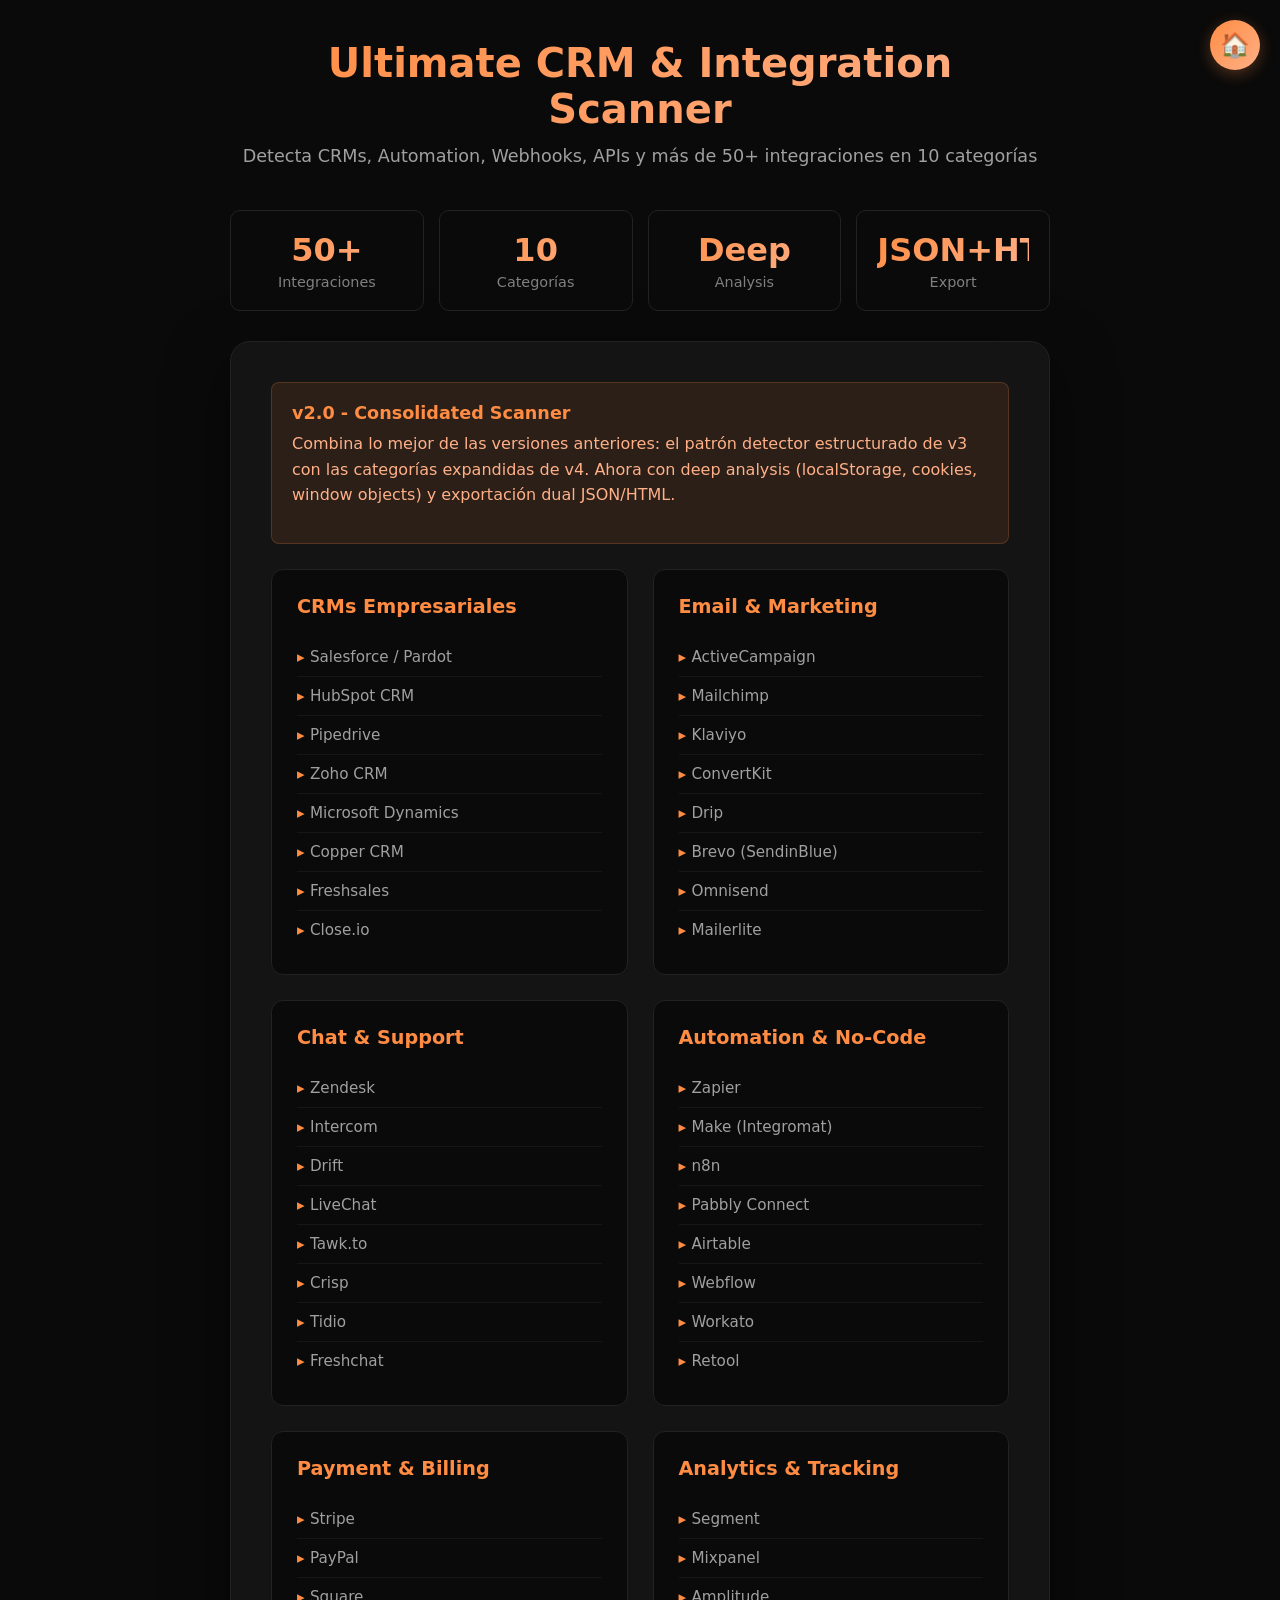
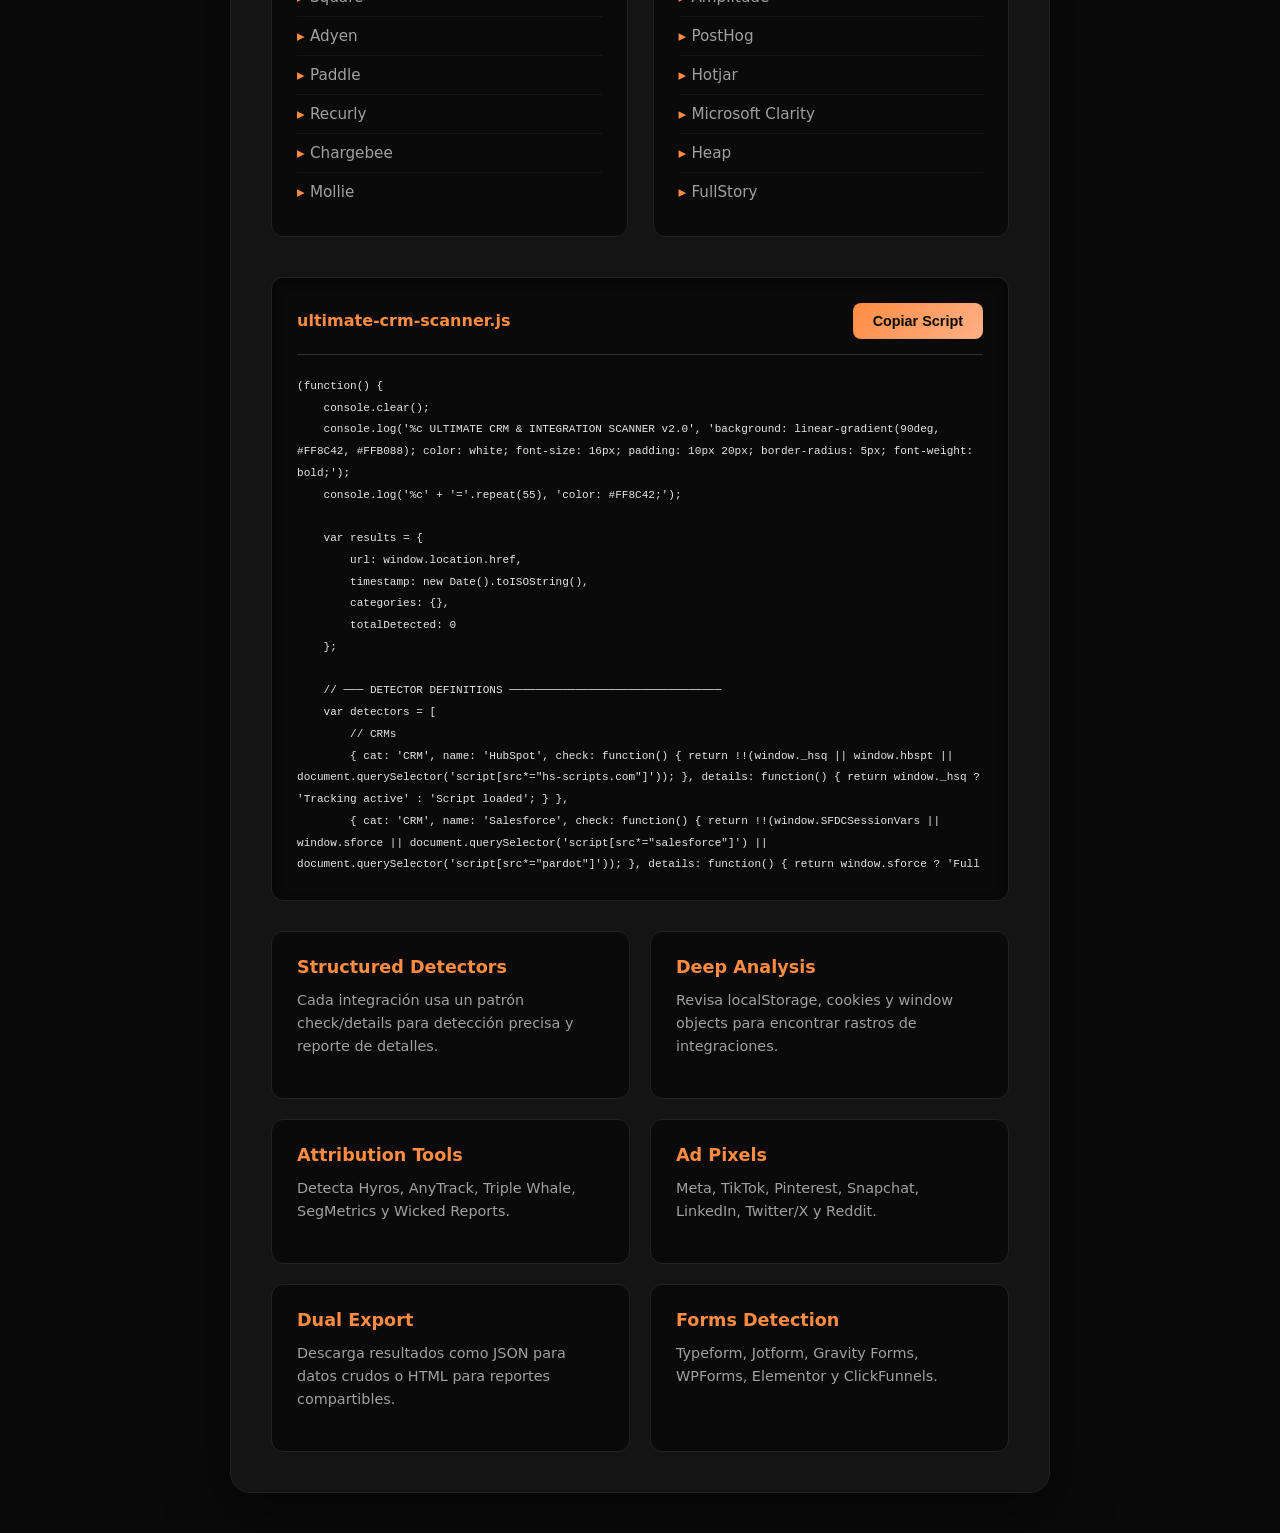
<file: ultimate-crm-scanner.html>
<!DOCTYPE html>
<html lang="es">
<head>
    <meta charset="UTF-8">
    <meta name="viewport" content="width=device-width, initial-scale=1.0">
    <title>Ultimate CRM & Integration Scanner - Martech Toolkit</title>
    <link rel="stylesheet" href="css/shared.css">
</head>
<body>
    <a href="index.html" class="home-button" title="Volver al inicio" aria-label="Volver al inicio">&#127968;</a>

    <div class="container" style="max-width: 1400px;">
        <div class="header">
            <h1>Ultimate CRM &amp; Integration Scanner</h1>
            <p>Detecta CRMs, Automation, Webhooks, APIs y más de 50+ integraciones en 10 categorías</p>
        </div>

        <div class="stats-row">
            <div class="stat-card">
                <div class="stat-number">50+</div>
                <div class="stat-label">Integraciones</div>
            </div>
            <div class="stat-card">
                <div class="stat-number">10</div>
                <div class="stat-label">Categorías</div>
            </div>
            <div class="stat-card">
                <div class="stat-number">Deep</div>
                <div class="stat-label">Analysis</div>
            </div>
            <div class="stat-card">
                <div class="stat-number">JSON+HTML</div>
                <div class="stat-label">Export</div>
            </div>
        </div>

        <div class="main-card">
            <div class="alert">
                <strong>v2.0 - Consolidated Scanner</strong>
                <p>Combina lo mejor de las versiones anteriores: el patrón detector estructurado de v3 con las categorías expandidas de v4. Ahora con deep analysis (localStorage, cookies, window objects) y exportación dual JSON/HTML.</p>
            </div>

            <div class="tool-categories">
                <div class="category-card">
                    <h3>CRMs Empresariales</h3>
                    <ul>
                        <li>Salesforce / Pardot</li>
                        <li>HubSpot CRM</li>
                        <li>Pipedrive</li>
                        <li>Zoho CRM</li>
                        <li>Microsoft Dynamics</li>
                        <li>Copper CRM</li>
                        <li>Freshsales</li>
                        <li>Close.io</li>
                    </ul>
                </div>

                <div class="category-card">
                    <h3>Email &amp; Marketing</h3>
                    <ul>
                        <li>ActiveCampaign</li>
                        <li>Mailchimp</li>
                        <li>Klaviyo</li>
                        <li>ConvertKit</li>
                        <li>Drip</li>
                        <li>Brevo (SendinBlue)</li>
                        <li>Omnisend</li>
                        <li>Mailerlite</li>
                    </ul>
                </div>

                <div class="category-card">
                    <h3>Chat &amp; Support</h3>
                    <ul>
                        <li>Zendesk</li>
                        <li>Intercom</li>
                        <li>Drift</li>
                        <li>LiveChat</li>
                        <li>Tawk.to</li>
                        <li>Crisp</li>
                        <li>Tidio</li>
                        <li>Freshchat</li>
                    </ul>
                </div>

                <div class="category-card">
                    <h3>Automation &amp; No-Code</h3>
                    <ul>
                        <li>Zapier</li>
                        <li>Make (Integromat)</li>
                        <li>n8n</li>
                        <li>Pabbly Connect</li>
                        <li>Airtable</li>
                        <li>Webflow</li>
                        <li>Workato</li>
                        <li>Retool</li>
                    </ul>
                </div>

                <div class="category-card">
                    <h3>Payment &amp; Billing</h3>
                    <ul>
                        <li>Stripe</li>
                        <li>PayPal</li>
                        <li>Square</li>
                        <li>Adyen</li>
                        <li>Paddle</li>
                        <li>Recurly</li>
                        <li>Chargebee</li>
                        <li>Mollie</li>
                    </ul>
                </div>

                <div class="category-card">
                    <h3>Analytics &amp; Tracking</h3>
                    <ul>
                        <li>Segment</li>
                        <li>Mixpanel</li>
                        <li>Amplitude</li>
                        <li>PostHog</li>
                        <li>Hotjar</li>
                        <li>Microsoft Clarity</li>
                        <li>Heap</li>
                        <li>FullStory</li>
                    </ul>
                </div>
            </div>

            <div class="code-container">
                <div class="code-header">
                    <span class="code-title">ultimate-crm-scanner.js</span>
                    <button class="copy-btn" onclick="copyCode(this)">Copiar Script</button>
                </div>
                <pre><code>(function() {
    console.clear();
    console.log('%c ULTIMATE CRM & INTEGRATION SCANNER v2.0', 'background: linear-gradient(90deg, #FF8C42, #FFB088); color: white; font-size: 16px; padding: 10px 20px; border-radius: 5px; font-weight: bold;');
    console.log('%c' + '='.repeat(55), 'color: #FF8C42;');

    var results = {
        url: window.location.href,
        timestamp: new Date().toISOString(),
        categories: {},
        totalDetected: 0
    };

    // ─── DETECTOR DEFINITIONS ────────────────────────────────
    var detectors = [
        // CRMs
        { cat: 'CRM', name: 'HubSpot', check: function() { return !!(window._hsq || window.hbspt || document.querySelector('script[src*="hs-scripts.com"]')); }, details: function() { return window._hsq ? 'Tracking active' : 'Script loaded'; } },
        { cat: 'CRM', name: 'Salesforce', check: function() { return !!(window.SFDCSessionVars || window.sforce || document.querySelector('script[src*="salesforce"]') || document.querySelector('script[src*="pardot"]')); }, details: function() { return window.sforce ? 'Full SDK' : 'Script detected'; } },
        { cat: 'CRM', name: 'Pipedrive', check: function() { return !!(window.LeadBooster || document.querySelector('script[src*="pipedrive"]')); }, details: function() { return window.LeadBooster ? 'LeadBooster active' : 'Script loaded'; } },
        { cat: 'CRM', name: 'Zoho', check: function() { return !!(window.$zoho || window.ZOHO || document.querySelector('script[src*="zoho"]')); }, details: function() { return window.$zoho ? 'SalesIQ active' : 'Script loaded'; } },
        { cat: 'CRM', name: 'Microsoft Dynamics', check: function() { return !!(document.querySelector('script[src*="dynamics.com"]') || window.MsCrmMkt); }, details: function() { return 'Dynamics 365'; } },
        { cat: 'CRM', name: 'Copper CRM', check: function() { return !!(document.querySelector('script[src*="copper"]')); }, details: function() { return 'Script detected'; } },
        { cat: 'CRM', name: 'Freshsales', check: function() { return !!(document.querySelector('script[src*="freshsales"]') || window.FreshsalesAnalytics); }, details: function() { return 'Script detected'; } },
        { cat: 'CRM', name: 'Close.io', check: function() { return !!(document.querySelector('script[src*="close.com"]') || document.querySelector('script[src*="close.io"]')); }, details: function() { return 'Script detected'; } },
        { cat: 'CRM', name: 'Insightly', check: function() { return !!(document.querySelector('script[src*="insightly"]')); }, details: function() { return 'Script detected'; } },

        // Email & Marketing
        { cat: 'Email Marketing', name: 'Mailchimp', check: function() { return !!(window.mc4wp || document.querySelector('[id*="mc_embed_signup"]') || document.querySelector('script[src*="mailchimp"]')); }, details: function() { return window.mc4wp ? 'mc4wp plugin' : 'Embed form'; } },
        { cat: 'Email Marketing', name: 'Klaviyo', check: function() { return !!(window._klOnsite || window.klaviyo || document.querySelector('script[src*="klaviyo"]')); }, details: function() { return window._klOnsite ? 'Onsite tracking' : 'Script loaded'; } },
        { cat: 'Email Marketing', name: 'ActiveCampaign', check: function() { return !!(window.ActiveCampaign || document.querySelector('script[src*="activehosted.com"]')); }, details: function() { return 'Script detected'; } },
        { cat: 'Email Marketing', name: 'ConvertKit', check: function() { return !!(window.ckSiteTags || document.querySelector('script[src*="convertkit"]')); }, details: function() { return 'Script detected'; } },
        { cat: 'Email Marketing', name: 'Drip', check: function() { return !!(window._dc || document.querySelector('script[src*="getdrip.com"]')); }, details: function() { return 'Script detected'; } },
        { cat: 'Email Marketing', name: 'Brevo (SendinBlue)', check: function() { return !!(window.Brevo || window.sendinblue || document.querySelector('script[src*="brevo"]') || document.querySelector('script[src*="sendinblue"]')); }, details: function() { return 'Script detected'; } },
        { cat: 'Email Marketing', name: 'Omnisend', check: function() { return !!(window.omnisend || document.querySelector('script[src*="omnisend"]')); }, details: function() { return 'Script detected'; } },
        { cat: 'Email Marketing', name: 'Mailerlite', check: function() { return !!(window.MailerLiteObject || document.querySelector('script[src*="mailerlite"]')); }, details: function() { return 'Script detected'; } },
        { cat: 'Email Marketing', name: 'GetResponse', check: function() { return !!(document.querySelector('script[src*="getresponse"]')); }, details: function() { return 'Script detected'; } },
        { cat: 'Email Marketing', name: 'AWeber', check: function() { return !!(document.querySelector('script[src*="aweber"]')); }, details: function() { return 'Script detected'; } },

        // Chat & Support
        { cat: 'Chat & Support', name: 'Intercom', check: function() { return !!(window.Intercom || window.intercomSettings); }, details: function() { return window.intercomSettings ? 'App ID: ' + (window.intercomSettings.app_id || 'unknown') : 'SDK loaded'; } },
        { cat: 'Chat & Support', name: 'Drift', check: function() { return !!(window.drift || document.querySelector('script[src*="drift"]')); }, details: function() { return 'Script detected'; } },
        { cat: 'Chat & Support', name: 'Zendesk', check: function() { return !!(window.zE || window.zESettings || document.querySelector('script[src*="zendesk"]')); }, details: function() { return window.zE ? 'Widget active' : 'Script loaded'; } },
        { cat: 'Chat & Support', name: 'Tawk.to', check: function() { return !!(window.Tawk_API || document.querySelector('script[src*="tawk.to"]')); }, details: function() { return 'Script detected'; } },
        { cat: 'Chat & Support', name: 'Crisp', check: function() { return !!(window.$crisp || window.CRISP_WEBSITE_ID); }, details: function() { return window.CRISP_WEBSITE_ID ? 'ID: ' + window.CRISP_WEBSITE_ID : 'SDK loaded'; } },
        { cat: 'Chat & Support', name: 'LiveChat', check: function() { return !!(window.LiveChatWidget || window.__lc || document.querySelector('script[src*="livechat"]')); }, details: function() { return 'Script detected'; } },
        { cat: 'Chat & Support', name: 'Tidio', check: function() { return !!(window.tidioChatApi || document.querySelector('script[src*="tidio"]')); }, details: function() { return 'Script detected'; } },
        { cat: 'Chat & Support', name: 'Freshchat', check: function() { return !!(window.fcWidget || document.querySelector('script[src*="freshchat"]')); }, details: function() { return 'Script detected'; } },
        { cat: 'Chat & Support', name: 'WhatsApp Widget', check: function() { return !!(document.querySelector('[href*="wa.me"]') || document.querySelector('[href*="api.whatsapp.com"]')); }, details: function() { return 'Link detected'; } },

        // Automation
        { cat: 'Automation', name: 'Zapier', check: function() { return !!(document.querySelector('form[action*="hooks.zapier.com"]') || document.querySelector('script[src*="zapier"]')); }, details: function() { var f = document.querySelectorAll('form[action*="hooks.zapier.com"]'); return f.length ? f.length + ' webhook(s)' : 'Script detected'; } },
        { cat: 'Automation', name: 'Make (Integromat)', check: function() { return !!(document.querySelector('form[action*="hook.integromat.com"]') || document.querySelector('form[action*="hook.eu1.make.com"]')); }, details: function() { return 'Webhook detected'; } },
        { cat: 'Automation', name: 'n8n', check: function() { return !!(document.querySelector('form[action*="n8n"]') || document.querySelector('script[src*="n8n"]')); }, details: function() { return 'Detected'; } },
        { cat: 'Automation', name: 'Pabbly', check: function() { return !!(document.querySelector('form[action*="pabbly"]') || document.querySelector('script[src*="pabbly"]')); }, details: function() { return 'Detected'; } },

        // Payments
        { cat: 'Payments', name: 'Stripe', check: function() { return !!(window.Stripe || document.querySelector('script[src*="stripe.com"]')); }, details: function() { return window.Stripe ? 'SDK loaded' : 'Script detected'; } },
        { cat: 'Payments', name: 'PayPal', check: function() { return !!(window.paypal || document.querySelector('script[src*="paypal.com"]')); }, details: function() { return window.paypal ? 'SDK loaded' : 'Script detected'; } },
        { cat: 'Payments', name: 'Square', check: function() { return !!(window.Square || document.querySelector('script[src*="squareup.com"]')); }, details: function() { return 'Detected'; } },
        { cat: 'Payments', name: 'Paddle', check: function() { return !!(window.Paddle || document.querySelector('script[src*="paddle.com"]')); }, details: function() { return 'Detected'; } },
        { cat: 'Payments', name: 'Chargebee', check: function() { return !!(window.Chargebee || document.querySelector('script[src*="chargebee"]')); }, details: function() { return 'Detected'; } },
        { cat: 'Payments', name: 'Recurly', check: function() { return !!(window.recurly || document.querySelector('script[src*="recurly"]')); }, details: function() { return 'Detected'; } },

        // Analytics
        { cat: 'Analytics', name: 'Google Analytics', check: function() { return !!(window.gtag || window.ga); }, details: function() { return window.gtag ? 'GA4 (gtag)' : 'Universal Analytics'; } },
        { cat: 'Analytics', name: 'GTM', check: function() { return !!window.google_tag_manager; }, details: function() { var s = document.querySelector('script[src*="googletagmanager.com/gtm.js"]'); var m = s && s.src.match(/id=([A-Z0-9-]+)/); return m ? 'ID: ' + m[1] : 'Active'; } },
        { cat: 'Analytics', name: 'Segment', check: function() { return !!(window.analytics && window.analytics.track); }, details: function() { return 'SDK loaded'; } },
        { cat: 'Analytics', name: 'Mixpanel', check: function() { return !!window.mixpanel; }, details: function() { return 'SDK loaded'; } },
        { cat: 'Analytics', name: 'Amplitude', check: function() { return !!window.amplitude; }, details: function() { return 'SDK loaded'; } },
        { cat: 'Analytics', name: 'PostHog', check: function() { return !!(window.posthog || document.querySelector('script[src*="posthog"]')); }, details: function() { return 'Detected'; } },
        { cat: 'Analytics', name: 'Hotjar', check: function() { return !!(window.hj || window._hjSettings); }, details: function() { return window._hjSettings ? 'ID: ' + window._hjSettings.hjid : 'Active'; } },
        { cat: 'Analytics', name: 'Microsoft Clarity', check: function() { return !!(window.clarity || document.querySelector('script[src*="clarity.ms"]')); }, details: function() { return 'Detected'; } },
        { cat: 'Analytics', name: 'Heap', check: function() { return !!(window.heap || document.querySelector('script[src*="heap"]')); }, details: function() { return 'Detected'; } },
        { cat: 'Analytics', name: 'FullStory', check: function() { return !!(window.FS || document.querySelector('script[src*="fullstory"]')); }, details: function() { return 'Detected'; } },
        { cat: 'Analytics', name: 'Lucky Orange', check: function() { return !!(window.__lo_site_id || document.querySelector('script[src*="luckyorange"]')); }, details: function() { return 'Detected'; } },

        // Ad Pixels
        { cat: 'Ad Pixels', name: 'Meta Pixel', check: function() { return !!window.fbq; }, details: function() { var s = Array.from(document.scripts).find(function(sc) { return sc.innerHTML.match(/fbq\s*\(\s*['"]init['"]\s*,\s*['"](\d+)['"]/); }); var m = s && s.innerHTML.match(/fbq\s*\(\s*['"]init['"]\s*,\s*['"](\d+)['"]/); return m ? 'Pixel: ' + m[1] : 'Active'; } },
        { cat: 'Ad Pixels', name: 'TikTok Pixel', check: function() { return !!window.ttq; }, details: function() { return 'Active'; } },
        { cat: 'Ad Pixels', name: 'Pinterest Tag', check: function() { return !!window.pintrk; }, details: function() { return 'Active'; } },
        { cat: 'Ad Pixels', name: 'Snapchat Pixel', check: function() { return !!window.snaptr; }, details: function() { return 'Active'; } },
        { cat: 'Ad Pixels', name: 'LinkedIn Insight', check: function() { return !!window._linkedin_data_partner_ids; }, details: function() { return 'IDs: ' + window._linkedin_data_partner_ids; } },
        { cat: 'Ad Pixels', name: 'Twitter/X Pixel', check: function() { return !!(window.twq || document.querySelector('script[src*="static.ads-twitter.com"]')); }, details: function() { return 'Detected'; } },
        { cat: 'Ad Pixels', name: 'Reddit Pixel', check: function() { return !!(window.rdt || document.querySelector('script[src*="reddit"]')); }, details: function() { return 'Detected'; } },

        // Forms & Landing Pages
        { cat: 'Forms & Landing', name: 'Typeform', check: function() { return !!(document.querySelector('[data-tf-widget]') || document.querySelector('script[src*="typeform"]')); }, details: function() { return 'Detected'; } },
        { cat: 'Forms & Landing', name: 'Jotform', check: function() { return !!(document.querySelector('script[src*="jotform"]') || document.querySelector('form[action*="jotform"]')); }, details: function() { return 'Detected'; } },
        { cat: 'Forms & Landing', name: 'Gravity Forms', check: function() { return !!(document.querySelector('.gform_wrapper') || window.gf_global); }, details: function() { return 'Detected'; } },
        { cat: 'Forms & Landing', name: 'WPForms', check: function() { return !!(document.querySelector('.wpforms-form')); }, details: function() { return 'Detected'; } },
        { cat: 'Forms & Landing', name: 'Elementor', check: function() { return !!(window.elementorFrontend || document.querySelector('[data-elementor-type]')); }, details: function() { return 'Detected'; } },
        { cat: 'Forms & Landing', name: 'ClickFunnels', check: function() { return !!(document.querySelector('script[src*="clickfunnels"]') || document.querySelector('meta[name="generator"][content*="ClickFunnels"]')); }, details: function() { return 'Detected'; } },

        // Attribution & Tracking
        { cat: 'Attribution', name: 'AnyTrack', check: function() { return !!(window.anytrack || document.querySelector('script[src*="anytrack"]')); }, details: function() { return 'Detected'; } },
        { cat: 'Attribution', name: 'Hyros', check: function() { return !!(document.querySelector('script[src*="hyros"]') || document.querySelector('script[src*="hyros.com"]')); }, details: function() { return 'Detected'; } },
        { cat: 'Attribution', name: 'SegMetrics', check: function() { return !!(document.querySelector('script[src*="segmetrics"]')); }, details: function() { return 'Detected'; } },
        { cat: 'Attribution', name: 'Triple Whale', check: function() { return !!(document.querySelector('script[src*="triplewhale"]') || window.TriplePixel); }, details: function() { return 'Detected'; } },
        { cat: 'Attribution', name: 'Wicked Reports', check: function() { return !!(document.querySelector('script[src*="wickedreports"]')); }, details: function() { return 'Detected'; } }
    ];

    // ─── RUN ALL DETECTORS ───────────────────────────────────
    var currentCat = '';
    detectors.forEach(function(d) {
        if (d.cat !== currentCat) {
            currentCat = d.cat;
            var colors = {
                'CRM': '#1e40af', 'Email Marketing': '#059669', 'Chat & Support': '#dc2626',
                'Automation': '#7c3aed', 'Payments': '#f59e0b', 'Analytics': '#065f46',
                'Ad Pixels': '#1877f2', 'Forms & Landing': '#be185d', 'Attribution': '#0891b2'
            };
            console.log('\n%c ' + d.cat.toUpperCase(), 'background: ' + (colors[d.cat] || '#333') + '; color: white; padding: 5px; border-radius: 3px;');
        }

        try {
            if (d.check()) {
                if (!results.categories[d.cat]) results.categories[d.cat] = {};
                results.categories[d.cat][d.name] = d.details();
                results.totalDetected++;
                console.log('  ' + d.name + ' - ' + d.details());
            }
        } catch(e) {}
    });

    // ─── DEEP ANALYSIS ───────────────────────────────────────
    console.log('\n%c DEEP ANALYSIS', 'background: #374151; color: white; padding: 5px; border-radius: 3px;');

    // Check localStorage keys for integrations
    var lsKeys = [];
    try {
        for (var i = 0; i < localStorage.length; i++) {
            lsKeys.push(localStorage.key(i));
        }
    } catch(e) {}

    var integrationPatterns = ['hubspot', 'intercom', 'drift', 'crisp', 'tawk', 'klaviyo', 'segment', 'mixpanel', 'amplitude', 'posthog', 'hotjar', 'clarity', 'stripe'];
    var lsFindings = [];
    lsKeys.forEach(function(key) {
        integrationPatterns.forEach(function(pattern) {
            if (key.toLowerCase().indexOf(pattern) !== -1) {
                lsFindings.push(key);
            }
        });
    });

    if (lsFindings.length) {
        console.log('  localStorage traces:', lsFindings);
        results.deepAnalysis = { localStorage: lsFindings };
    }

    // Check cookies
    var cookieStr = document.cookie;
    var cookiePatterns = ['_fbp', '_fbc', '_ga', '_gid', '_gcl', '_hjid', '_clck', 'mp_', 'ajs_'];
    var cookieFindings = [];
    cookiePatterns.forEach(function(p) {
        if (cookieStr.indexOf(p) !== -1) cookieFindings.push(p);
    });

    if (cookieFindings.length) {
        console.log('  Cookie traces:', cookieFindings);
        if (!results.deepAnalysis) results.deepAnalysis = {};
        results.deepAnalysis.cookies = cookieFindings;
    }

    // Third-party script domains
    var domains = [];
    Array.from(document.scripts).forEach(function(s) {
        if (s.src && s.src.indexOf(window.location.hostname) === -1) {
            try { domains.push(new URL(s.src).hostname); } catch(e) {}
        }
    });
    results.thirdPartyDomains = Array.from(new Set(domains));
    console.log('  Third-party domains:', results.thirdPartyDomains.length);

    // ─── SUMMARY ─────────────────────────────────────────────
    console.log('\n%c RESUMEN', 'background: linear-gradient(90deg, #10b981, #059669); color: white; font-size: 14px; padding: 10px; border-radius: 5px;');
    console.log('  Total integraciones detectadas:', results.totalDetected);

    Object.keys(results.categories).forEach(function(cat) {
        var tools = Object.keys(results.categories[cat]);
        console.log('  ' + cat + ': ' + tools.join(', '));
    });

    // Export
    window.scanResults = results;
    console.log('\n  Resultados en: window.scanResults');
    console.log('  Ejecuta downloadScanJSON() para JSON');
    console.log('  Ejecuta downloadScanHTML() para reporte HTML');

    window.downloadScanJSON = function() {
        var dataStr = JSON.stringify(results, null, 2);
        var dataUri = 'data:application/json;charset=utf-8,' + encodeURIComponent(dataStr);
        var name = 'crm-scan_' + (window.location.hostname || 'local') + '_' + new Date().toISOString().slice(0, 10) + '.json';
        var link = document.createElement('a');
        link.setAttribute('href', dataUri);
        link.setAttribute('download', name);
        link.click();
    };

    window.downloadScanHTML = function() {
        var hostname = window.location.hostname || 'local';
        var date = new Date().toISOString().slice(0, 10);
        var sections = Object.keys(results.categories).map(function(cat) {
            var items = Object.entries(results.categories[cat]).map(function(e) {
                return '<tr><td style="padding:8px;color:#FFB088">' + e[0] + '</td><td style="padding:8px;color:#a0a0a0">' + e[1] + '</td></tr>';
            }).join('');
            return '<div style="background:#141414;padding:20px;border-radius:10px;margin-bottom:15px;border:1px solid #222"><h3 style="color:#FF8C42;margin-bottom:10px">' + cat + '</h3><table style="width:100%">' + items + '</table></div>';
        }).join('');

        var html = '<!DOCTYPE html><html><head><meta charset="UTF-8"><title>CRM Scan - ' + hostname + '</title><style>body{font-family:system-ui;background:#0a0a0a;color:#e5e5e5;padding:40px;max-width:900px;margin:0 auto}h1{color:#FF8C42}table{border-collapse:collapse;width:100%}td{border-bottom:1px solid #222}</style></head><body><h1>CRM & Integration Scan</h1><p style="color:#808080">Site: ' + hostname + ' | Date: ' + date + ' | Total: ' + results.totalDetected + ' integrations</p>' + sections + '<div style="margin-top:30px;padding:20px;background:#141414;border-radius:10px;border:1px solid #222"><h3 style="color:#FF8C42">Third-Party Domains (' + results.thirdPartyDomains.length + ')</h3><p style="color:#a0a0a0;font-size:0.9em">' + results.thirdPartyDomains.join(', ') + '</p></div></body></html>';

        var blob = new Blob([html], {type: 'text/html'});
        var url = URL.createObjectURL(blob);
        var link = document.createElement('a');
        link.href = url;
        link.download = 'crm-scan_' + hostname + '_' + date + '.html';
        link.click();
        URL.revokeObjectURL(url);
    };
})();</code></pre>
            </div>

            <div class="feature-grid" style="margin-top: 30px;">
                <div class="feature-card">
                    <h4>Structured Detectors</h4>
                    <p>Cada integración usa un patrón check/details para detección precisa y reporte de detalles.</p>
                </div>
                <div class="feature-card">
                    <h4>Deep Analysis</h4>
                    <p>Revisa localStorage, cookies y window objects para encontrar rastros de integraciones.</p>
                </div>
                <div class="feature-card">
                    <h4>Attribution Tools</h4>
                    <p>Detecta Hyros, AnyTrack, Triple Whale, SegMetrics y Wicked Reports.</p>
                </div>
                <div class="feature-card">
                    <h4>Ad Pixels</h4>
                    <p>Meta, TikTok, Pinterest, Snapchat, LinkedIn, Twitter/X y Reddit.</p>
                </div>
                <div class="feature-card">
                    <h4>Dual Export</h4>
                    <p>Descarga resultados como JSON para datos crudos o HTML para reportes compartibles.</p>
                </div>
                <div class="feature-card">
                    <h4>Forms Detection</h4>
                    <p>Typeform, Jotform, Gravity Forms, WPForms, Elementor y ClickFunnels.</p>
                </div>
            </div>
        </div>
    </div>

    <script src="js/shared.js"></script>
</body>
</html>
</file>
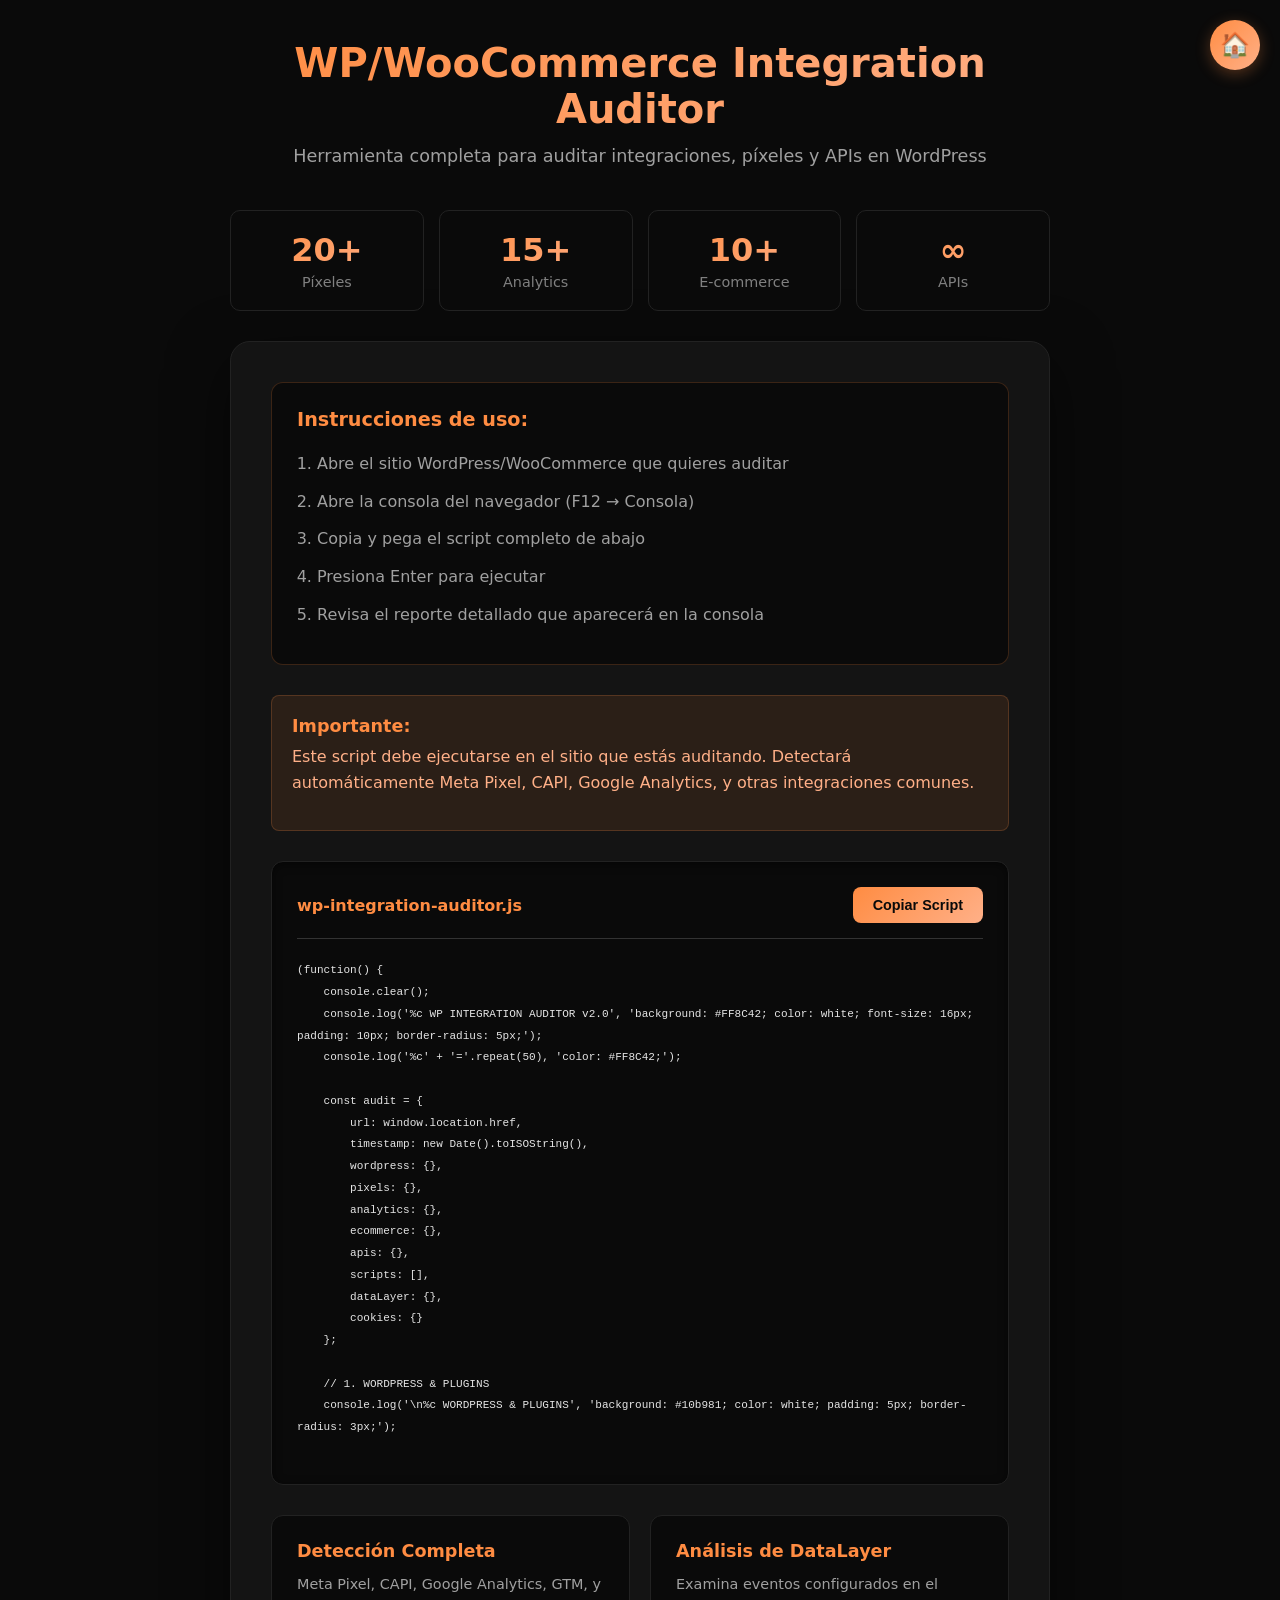
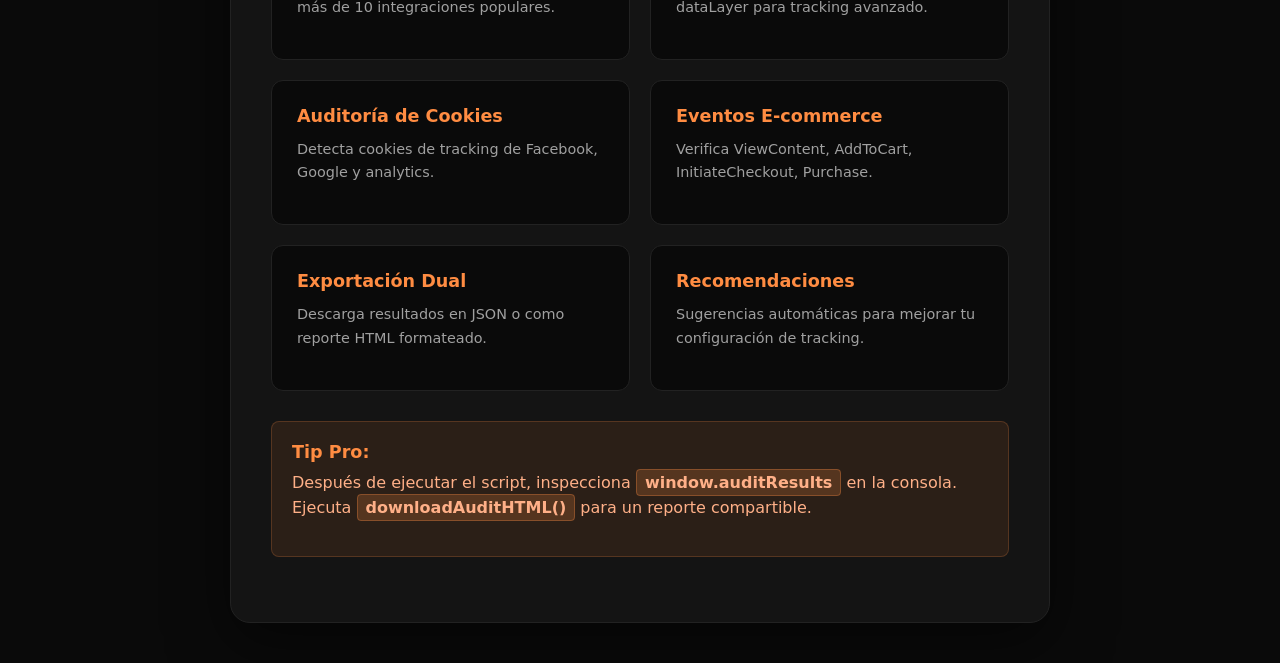
<file: wp-integration-auditor.html>
<!DOCTYPE html>
<html lang="es">
<head>
    <meta charset="UTF-8">
    <meta name="viewport" content="width=device-width, initial-scale=1.0">
    <title>WP/WooCommerce Integration Auditor - Martech Toolkit</title>
    <link rel="stylesheet" href="css/shared.css">
</head>
<body>
    <a href="index.html" class="home-button" title="Volver al inicio" aria-label="Volver al inicio">&#127968;</a>

    <div class="container">
        <div class="header">
            <h1>WP/WooCommerce Integration Auditor</h1>
            <p>Herramienta completa para auditar integraciones, píxeles y APIs en WordPress</p>
        </div>

        <div class="stats-row">
            <div class="stat-card">
                <div class="stat-number">20+</div>
                <div class="stat-label">Píxeles</div>
            </div>
            <div class="stat-card">
                <div class="stat-number">15+</div>
                <div class="stat-label">Analytics</div>
            </div>
            <div class="stat-card">
                <div class="stat-number">10+</div>
                <div class="stat-label">E-commerce</div>
            </div>
            <div class="stat-card">
                <div class="stat-number">&infin;</div>
                <div class="stat-label">APIs</div>
            </div>
        </div>

        <div class="main-card">
            <div class="instructions">
                <h3>Instrucciones de uso:</h3>
                <ol>
                    <li>Abre el sitio WordPress/WooCommerce que quieres auditar</li>
                    <li>Abre la consola del navegador (F12 &rarr; Consola)</li>
                    <li>Copia y pega el script completo de abajo</li>
                    <li>Presiona Enter para ejecutar</li>
                    <li>Revisa el reporte detallado que aparecerá en la consola</li>
                </ol>
            </div>

            <div class="warning">
                <strong>Importante:</strong>
                <p>Este script debe ejecutarse en el sitio que estás auditando. Detectará automáticamente Meta Pixel, CAPI, Google Analytics, y otras integraciones comunes.</p>
            </div>

            <div class="code-container" style="margin-top: 30px;">
                <div class="code-header">
                    <span class="code-title">wp-integration-auditor.js</span>
                    <button class="copy-btn" onclick="copyCode(this)">Copiar Script</button>
                </div>
                <pre><code>(function() {
    console.clear();
    console.log('%c WP INTEGRATION AUDITOR v2.0', 'background: #FF8C42; color: white; font-size: 16px; padding: 10px; border-radius: 5px;');
    console.log('%c' + '='.repeat(50), 'color: #FF8C42;');

    const audit = {
        url: window.location.href,
        timestamp: new Date().toISOString(),
        wordpress: {},
        pixels: {},
        analytics: {},
        ecommerce: {},
        apis: {},
        scripts: [],
        dataLayer: {},
        cookies: {}
    };

    // 1. WORDPRESS & PLUGINS
    console.log('\n%c WORDPRESS & PLUGINS', 'background: #10b981; color: white; padding: 5px; border-radius: 3px;');

    const wpVersion = document.querySelector('meta[name="generator"]');
    if (wpVersion) {
        audit.wordpress.version = wpVersion.content;
        console.log('  WordPress detectado:', wpVersion.content);
    }

    if (window.woocommerce_params || document.querySelector('.woocommerce')) {
        audit.wordpress.woocommerce = true;
        console.log('  WooCommerce detectado');
    }

    if (window.CE2 || document.querySelector('script[src*="crazyegg"]')) {
        audit.analytics.crazyEgg = true;
        console.log('  Crazy Egg detectado');
        const ceScript = document.querySelector('script[src*="crazyegg"]');
        if (ceScript) {
            const match = ceScript.src.match(/\/(\d+)\/(\d+)\.js/);
            if (match) {
                audit.analytics.crazyEggAccount = match[1];
                console.log('    Account ID:', match[1]);
            }
        }
    }

    // 2. META PIXEL
    console.log('\n%c META PIXEL & CAPI', 'background: #1877f2; color: white; padding: 5px; border-radius: 3px;');

    if (window.fbq) {
        audit.pixels.metaPixel = true;
        console.log('  Meta Pixel detectado');

        if (window._fbq && window._fbq.pixelId) {
            audit.pixels.metaPixelId = window._fbq.pixelId;
            console.log('    Pixel ID:', window._fbq.pixelId);
        }

        const fbScripts = Array.from(document.scripts).filter(s => s.innerHTML.includes('fbq'));
        fbScripts.forEach(script => {
            const pixelMatch = script.innerHTML.match(/fbq\s*\(\s*['"]init['"]\s*,\s*['"](\d+)['"]/);
            if (pixelMatch) {
                audit.pixels.metaPixelId = pixelMatch[1];
                console.log('    Pixel ID encontrado:', pixelMatch[1]);
            }

            if (script.innerHTML.includes('server_event') ||
                script.innerHTML.includes('event_id') ||
                script.innerHTML.includes('external_id')) {
                audit.apis.metaCAPI = true;
                console.log('    CAPI detectado (Conversions API)');
            }
        });
    }

    if (document.querySelector('script[src*="facebook-for-wordpress"]')) {
        audit.wordpress.metaPlugin = true;
        console.log('  Plugin oficial de Meta para WordPress detectado');
    }

    // 3. GOOGLE ANALYTICS / GTM
    console.log('\n%c GOOGLE ANALYTICS & GTM', 'background: #ea4335; color: white; padding: 5px; border-radius: 3px;');

    if (window.gtag || window.dataLayer) {
        audit.analytics.googleAnalytics = true;
        console.log('  Google Analytics detectado');

        const gaScripts = Array.from(document.scripts).filter(s =>
            s.src.includes('googletagmanager.com/gtag') || s.innerHTML.includes('gtag')
        );

        gaScripts.forEach(script => {
            const measurementMatch = script.innerHTML.match(/['"]config['"],\s*['"]([G-|UA-|AW-][A-Z0-9]+)['"]/);
            if (measurementMatch) {
                audit.analytics.gaMeasurementId = measurementMatch[1];
                console.log('    Measurement ID:', measurementMatch[1]);
            }
        });
    }

    if (window.google_tag_manager) {
        audit.analytics.gtm = true;
        console.log('  Google Tag Manager detectado');

        const gtmScript = document.querySelector('script[src*="googletagmanager.com/gtm.js"]');
        if (gtmScript) {
            const gtmMatch = gtmScript.src.match(/id=([A-Z0-9-]+)/);
            if (gtmMatch) {
                audit.analytics.gtmId = gtmMatch[1];
                console.log('    GTM ID:', gtmMatch[1]);
            }
        }
    }

    // 4. OTHER PIXELS
    console.log('\n%c OTRAS INTEGRACIONES', 'background: #6b7280; color: white; padding: 5px; border-radius: 3px;');

    if (window.ttq) { audit.pixels.tiktok = true; console.log('  TikTok Pixel detectado'); }
    if (window.pintrk) { audit.pixels.pinterest = true; console.log('  Pinterest Tag detectado'); }
    if (window.snaptr) { audit.pixels.snapchat = true; console.log('  Snapchat Pixel detectado'); }

    if (window._linkedin_data_partner_ids) {
        audit.pixels.linkedin = true;
        audit.pixels.linkedinId = window._linkedin_data_partner_ids;
        console.log('  LinkedIn Insight Tag detectado:', window._linkedin_data_partner_ids);
    }

    if (window.hj || window._hjSettings) {
        audit.analytics.hotjar = true;
        console.log('  Hotjar detectado');
        if (window._hjSettings && window._hjSettings.hjid) {
            console.log('    Hotjar ID:', window._hjSettings.hjid);
        }
    }

    if (window.clarity) {
        audit.analytics.clarity = true;
        console.log('  Microsoft Clarity detectado');
    }

    // 5. DATA LAYER
    console.log('\n%c DATA LAYER', 'background: #8b5cf6; color: white; padding: 5px; border-radius: 3px;');

    if (window.dataLayer) {
        audit.dataLayer.exists = true;
        audit.dataLayer.events = [];

        window.dataLayer.forEach(item => {
            if (item.event && !audit.dataLayer.events.includes(item.event)) {
                audit.dataLayer.events.push(item.event);
            }
        });

        console.log('  DataLayer encontrado');
        console.log('    Eventos:', audit.dataLayer.events);
        console.log('    Total elementos:', window.dataLayer.length);
    }

    // 6. THIRD-PARTY SCRIPTS
    console.log('\n%c SCRIPTS DE TERCEROS', 'background: #ef4444; color: white; padding: 5px; border-radius: 3px;');

    const thirdPartyScripts = Array.from(document.scripts)
        .filter(script => script.src && !script.src.includes(window.location.hostname))
        .map(script => {
            try { return new URL(script.src).hostname; } catch { return null; }
        })
        .filter(Boolean);

    audit.scripts = [...new Set(thirdPartyScripts)];
    console.log('  Scripts de terceros detectados:');
    audit.scripts.forEach(host => console.log('    ', host));

    // 7. COOKIES
    console.log('\n%c COOKIES RELEVANTES', 'background: #f59e0b; color: white; padding: 5px; border-radius: 3px;');

    const cookies = document.cookie.split(';');
    const relevantCookies = { facebook: [], google: [], analytics: [] };

    cookies.forEach(cookie => {
        const [name] = cookie.trim().split('=');
        if (name.includes('_fb') || name.includes('fr')) relevantCookies.facebook.push(name);
        if (name.includes('_ga') || name.includes('_gid') || name.includes('_gcl')) relevantCookies.google.push(name);
        if (name.includes('_hj') || name.includes('ce_') || name.includes('_pin')) relevantCookies.analytics.push(name);
    });

    audit.cookies = relevantCookies;
    if (relevantCookies.facebook.length) console.log('    Facebook cookies:', relevantCookies.facebook);
    if (relevantCookies.google.length) console.log('    Google cookies:', relevantCookies.google);
    if (relevantCookies.analytics.length) console.log('    Analytics cookies:', relevantCookies.analytics);

    // 8. ECOMMERCE EVENTS
    console.log('\n%c EVENTOS E-COMMERCE', 'background: #14b8a6; color: white; padding: 5px; border-radius: 3px;');

    const wcEvents = { viewContent: false, addToCart: false, initiateCheckout: false, purchase: false };

    Array.from(document.scripts).forEach(script => {
        if (script.innerHTML.includes('ViewContent')) wcEvents.viewContent = true;
        if (script.innerHTML.includes('AddToCart')) wcEvents.addToCart = true;
        if (script.innerHTML.includes('InitiateCheckout')) wcEvents.initiateCheckout = true;
        if (script.innerHTML.includes('Purchase')) wcEvents.purchase = true;
    });

    audit.ecommerce.events = wcEvents;
    Object.entries(wcEvents).forEach(([event, exists]) => {
        if (exists) console.log('    ' + event + ' configurado');
    });

    // 9. SUMMARY
    console.log('\n%c RESUMEN DE AUDITORÍA', 'background: #059669; color: white; font-size: 14px; padding: 10px; border-radius: 5px;');
    console.table({
        'WordPress': audit.wordpress,
        'Píxeles': audit.pixels,
        'Analytics': audit.analytics,
        'APIs': audit.apis,
        'E-commerce': audit.ecommerce,
        'DataLayer': audit.dataLayer,
        'Cookies': audit.cookies,
        'Third-Party Scripts': audit.scripts.length + ' detected'
    });

    // 10. RECOMMENDATIONS
    console.log('\n%c RECOMENDACIONES', 'background: #facc15; color: #1e1e1e; padding: 8px; border-radius: 5px;');

    if (audit.pixels.metaPixel && !audit.apis.metaCAPI) {
        console.log('  Meta Pixel sin CAPI - Considera implementar Conversions API');
    }
    if (!audit.analytics.gtm && Object.keys(audit.pixels).length > 2) {
        console.log('  Múltiples píxeles sin GTM - Considera usar Google Tag Manager');
    }
    if (audit.wordpress.woocommerce && !audit.ecommerce.events.purchase) {
        console.log('  WooCommerce sin evento Purchase - Verifica la configuración');
    }

    // Export
    window.auditResults = audit;
    console.log('\n  Resultados en: window.auditResults');
    console.log('  Ejecuta downloadAuditResults() para descargar JSON');
    console.log('  Ejecuta downloadAuditHTML() para descargar reporte HTML');

    window.downloadAuditResults = function() {
        const dataStr = JSON.stringify(audit, null, 2);
        const dataUri = 'data:application/json;charset=utf-8,' + encodeURIComponent(dataStr);
        const name = 'audit_' + (window.location.hostname || 'local') + '_' + new Date().toISOString().slice(0, 10) + '.json';
        const link = document.createElement('a');
        link.setAttribute('href', dataUri);
        link.setAttribute('download', name);
        link.click();
    };

    window.downloadAuditHTML = function() {
        const hostname = window.location.hostname || 'local';
        const date = new Date().toISOString().slice(0, 10);
        const sections = Object.entries(audit).map(function(entry) {
            return '<div style="background:#141414;padding:15px;border-radius:8px;margin-bottom:15px;border:1px solid #222"><h3 style="color:#FFB088">' + entry[0] + '</h3><pre style="color:#e5e5e5;font-size:0.85em">' + JSON.stringify(entry[1], null, 2) + '</pre></div>';
        }).join('');
        var html = '<!DOCTYPE html><html><head><meta charset="UTF-8"><title>WP Audit - ' + hostname + '</title><style>body{font-family:system-ui;background:#0a0a0a;color:#e5e5e5;padding:40px;max-width:900px;margin:0 auto}h1{color:#FF8C42}pre{overflow-x:auto}</style></head><body><h1>WP Integration Audit</h1><p style="color:#808080">Site: ' + hostname + ' | Date: ' + date + '</p>' + sections + '</body></html>';
        var blob = new Blob([html], {type:'text/html'});
        var url = URL.createObjectURL(blob);
        var link = document.createElement('a');
        link.href = url; link.download = 'wp-audit_' + hostname + '_' + date + '.html'; link.click();
        URL.revokeObjectURL(url);
    };
})();</code></pre>
            </div>

            <div class="feature-grid">
                <div class="feature-card">
                    <h4>Detección Completa</h4>
                    <p>Meta Pixel, CAPI, Google Analytics, GTM, y más de 10 integraciones populares.</p>
                </div>
                <div class="feature-card">
                    <h4>Análisis de DataLayer</h4>
                    <p>Examina eventos configurados en el dataLayer para tracking avanzado.</p>
                </div>
                <div class="feature-card">
                    <h4>Auditoría de Cookies</h4>
                    <p>Detecta cookies de tracking de Facebook, Google y analytics.</p>
                </div>
                <div class="feature-card">
                    <h4>Eventos E-commerce</h4>
                    <p>Verifica ViewContent, AddToCart, InitiateCheckout, Purchase.</p>
                </div>
                <div class="feature-card">
                    <h4>Exportación Dual</h4>
                    <p>Descarga resultados en JSON o como reporte HTML formateado.</p>
                </div>
                <div class="feature-card">
                    <h4>Recomendaciones</h4>
                    <p>Sugerencias automáticas para mejorar tu configuración de tracking.</p>
                </div>
            </div>

            <div class="warning" style="margin-top: 30px;">
                <strong>Tip Pro:</strong>
                <p>Después de ejecutar el script, inspecciona <span class="highlight">window.auditResults</span> en la consola. Ejecuta <span class="highlight">downloadAuditHTML()</span> para un reporte compartible.</p>
            </div>
        </div>
    </div>

    <script src="js/shared.js"></script>
</body>
</html>
</file>
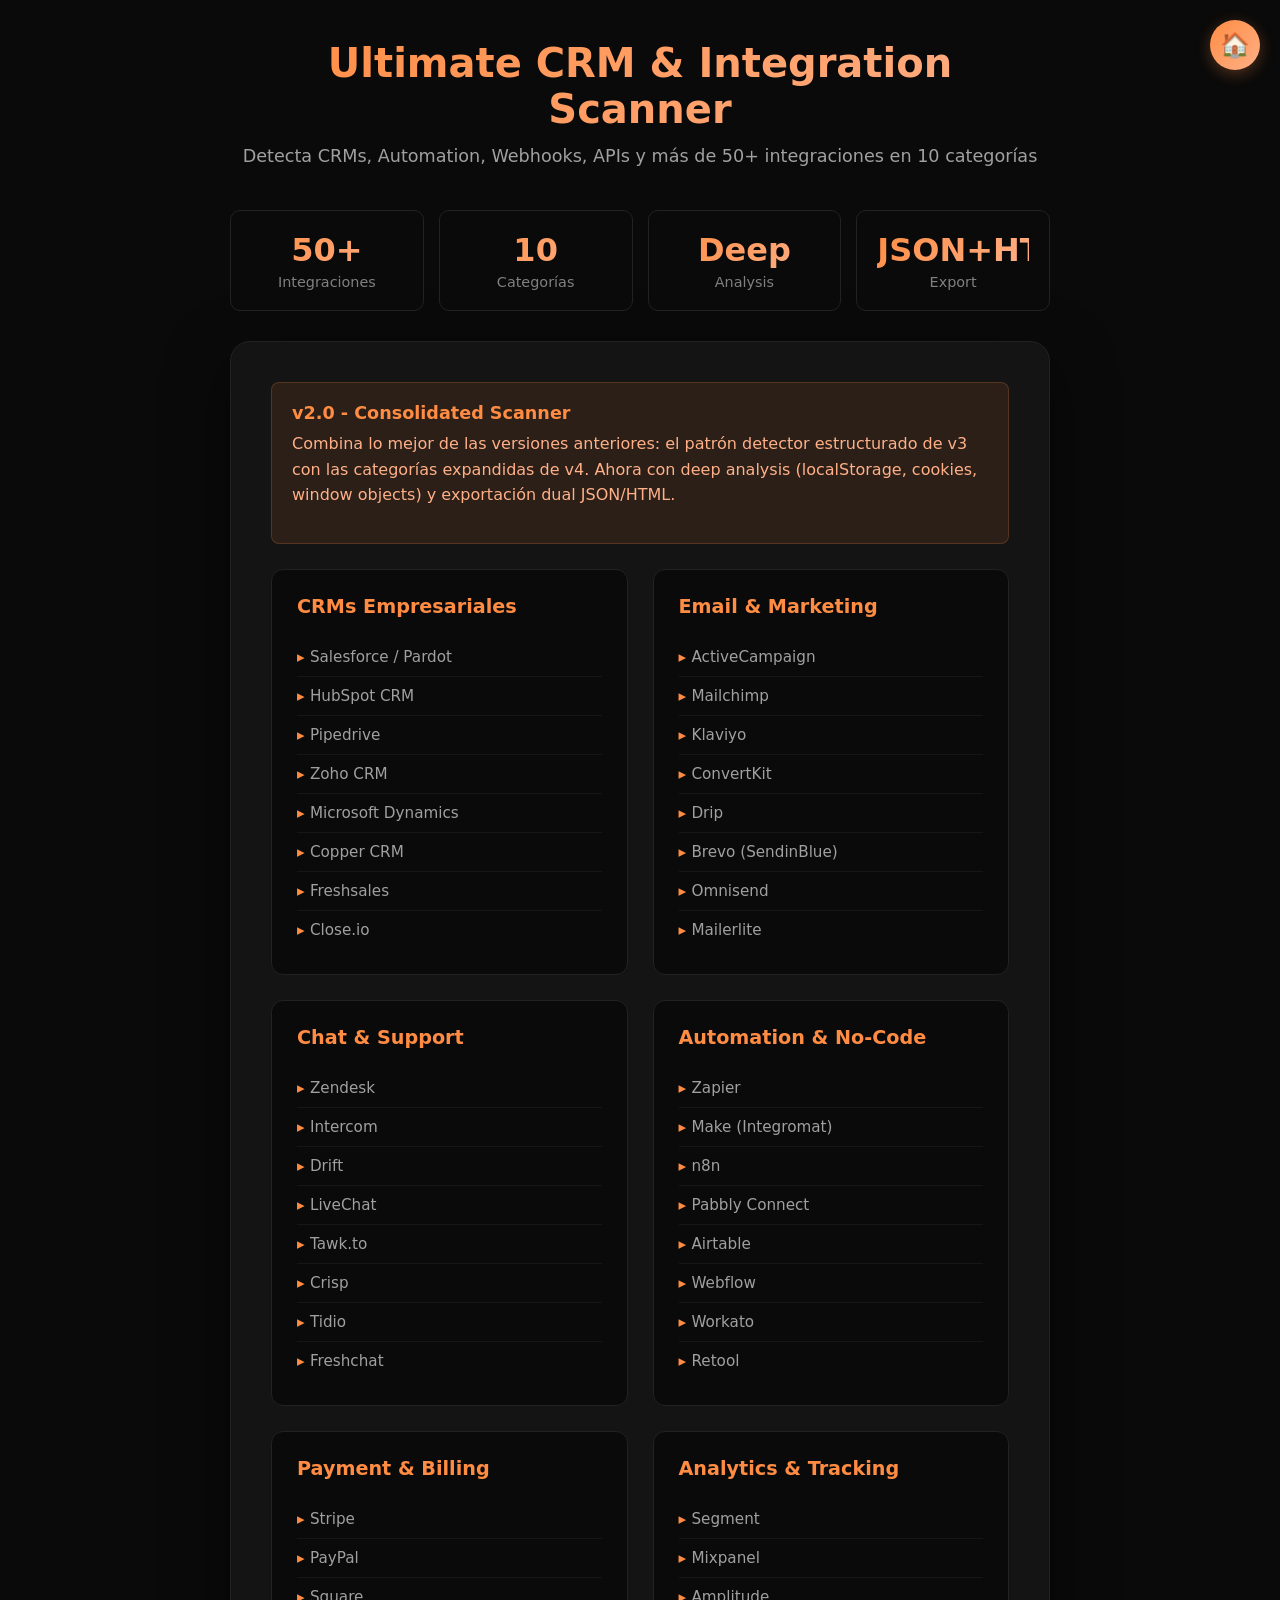
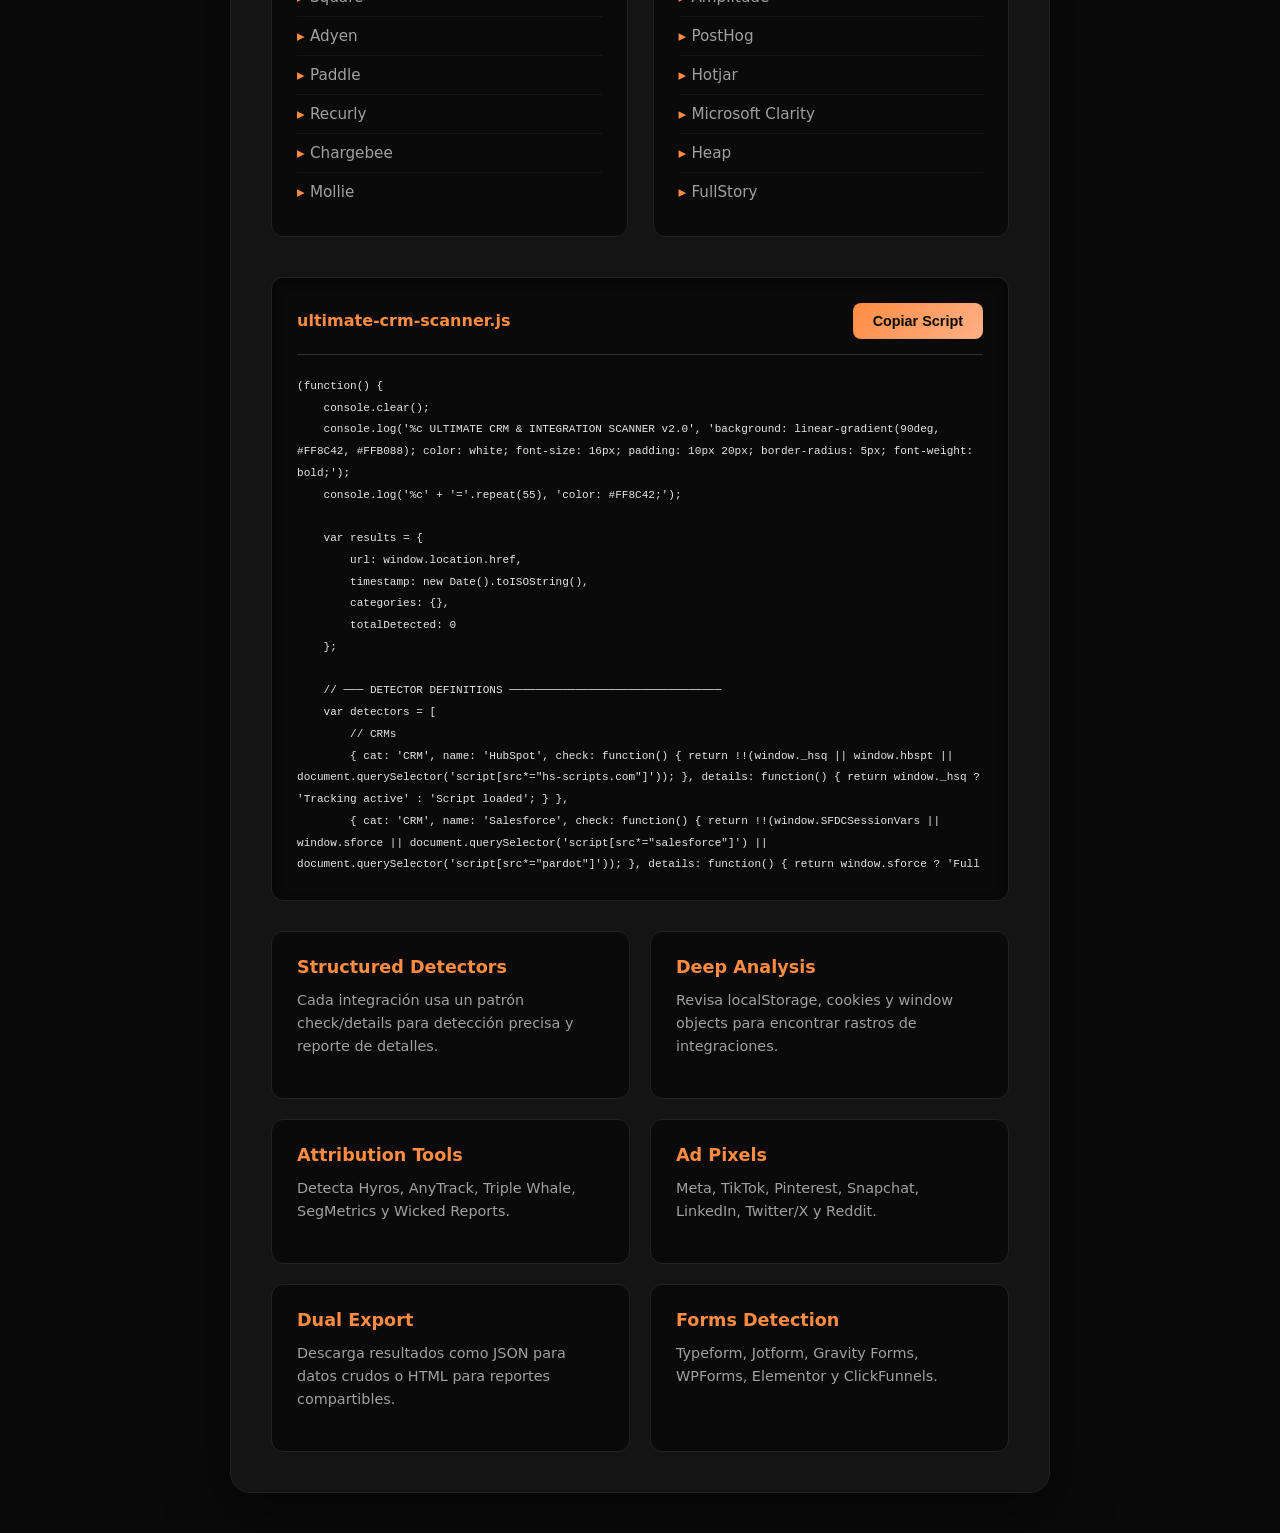
<file: v2/tools/ultimate-crm-scanner.html>
<!DOCTYPE html>
<html lang="es">
<head>
    <meta charset="UTF-8">
    <meta name="viewport" content="width=device-width, initial-scale=1.0">
    <title>Ultimate CRM & Integration Scanner - Martech Toolkit</title>
    <link rel="stylesheet" href="../css/shared.css">
</head>
<body>
    <a href="../index.html" class="home-button" title="Volver al inicio" aria-label="Volver al inicio">&#127968;</a>

    <div class="container" style="max-width: 1400px;">
        <div class="header">
            <h1>Ultimate CRM &amp; Integration Scanner</h1>
            <p>Detecta CRMs, Automation, Webhooks, APIs y más de 50+ integraciones en 10 categorías</p>
        </div>

        <div class="stats-row">
            <div class="stat-card">
                <div class="stat-number">50+</div>
                <div class="stat-label">Integraciones</div>
            </div>
            <div class="stat-card">
                <div class="stat-number">10</div>
                <div class="stat-label">Categorías</div>
            </div>
            <div class="stat-card">
                <div class="stat-number">Deep</div>
                <div class="stat-label">Analysis</div>
            </div>
            <div class="stat-card">
                <div class="stat-number">JSON+HTML</div>
                <div class="stat-label">Export</div>
            </div>
        </div>

        <div class="main-card">
            <div class="alert">
                <strong>v2.0 - Consolidated Scanner</strong>
                <p>Combina lo mejor de las versiones anteriores: el patrón detector estructurado de v3 con las categorías expandidas de v4. Ahora con deep analysis (localStorage, cookies, window objects) y exportación dual JSON/HTML.</p>
            </div>

            <div class="tool-categories">
                <div class="category-card">
                    <h3>CRMs Empresariales</h3>
                    <ul>
                        <li>Salesforce / Pardot</li>
                        <li>HubSpot CRM</li>
                        <li>Pipedrive</li>
                        <li>Zoho CRM</li>
                        <li>Microsoft Dynamics</li>
                        <li>Copper CRM</li>
                        <li>Freshsales</li>
                        <li>Close.io</li>
                    </ul>
                </div>

                <div class="category-card">
                    <h3>Email &amp; Marketing</h3>
                    <ul>
                        <li>ActiveCampaign</li>
                        <li>Mailchimp</li>
                        <li>Klaviyo</li>
                        <li>ConvertKit</li>
                        <li>Drip</li>
                        <li>Brevo (SendinBlue)</li>
                        <li>Omnisend</li>
                        <li>Mailerlite</li>
                    </ul>
                </div>

                <div class="category-card">
                    <h3>Chat &amp; Support</h3>
                    <ul>
                        <li>Zendesk</li>
                        <li>Intercom</li>
                        <li>Drift</li>
                        <li>LiveChat</li>
                        <li>Tawk.to</li>
                        <li>Crisp</li>
                        <li>Tidio</li>
                        <li>Freshchat</li>
                    </ul>
                </div>

                <div class="category-card">
                    <h3>Automation &amp; No-Code</h3>
                    <ul>
                        <li>Zapier</li>
                        <li>Make (Integromat)</li>
                        <li>n8n</li>
                        <li>Pabbly Connect</li>
                        <li>Airtable</li>
                        <li>Webflow</li>
                        <li>Workato</li>
                        <li>Retool</li>
                    </ul>
                </div>

                <div class="category-card">
                    <h3>Payment &amp; Billing</h3>
                    <ul>
                        <li>Stripe</li>
                        <li>PayPal</li>
                        <li>Square</li>
                        <li>Adyen</li>
                        <li>Paddle</li>
                        <li>Recurly</li>
                        <li>Chargebee</li>
                        <li>Mollie</li>
                    </ul>
                </div>

                <div class="category-card">
                    <h3>Analytics &amp; Tracking</h3>
                    <ul>
                        <li>Segment</li>
                        <li>Mixpanel</li>
                        <li>Amplitude</li>
                        <li>PostHog</li>
                        <li>Hotjar</li>
                        <li>Microsoft Clarity</li>
                        <li>Heap</li>
                        <li>FullStory</li>
                    </ul>
                </div>
            </div>

            <div class="code-container">
                <div class="code-header">
                    <span class="code-title">ultimate-crm-scanner.js</span>
                    <button class="copy-btn" onclick="copyCode(this)">Copiar Script</button>
                </div>
                <pre><code>(function() {
    console.clear();
    console.log('%c ULTIMATE CRM & INTEGRATION SCANNER v2.0', 'background: linear-gradient(90deg, #FF8C42, #FFB088); color: white; font-size: 16px; padding: 10px 20px; border-radius: 5px; font-weight: bold;');
    console.log('%c' + '='.repeat(55), 'color: #FF8C42;');

    var results = {
        url: window.location.href,
        timestamp: new Date().toISOString(),
        categories: {},
        totalDetected: 0
    };

    // ─── DETECTOR DEFINITIONS ────────────────────────────────
    var detectors = [
        // CRMs
        { cat: 'CRM', name: 'HubSpot', check: function() { return !!(window._hsq || window.hbspt || document.querySelector('script[src*="hs-scripts.com"]')); }, details: function() { return window._hsq ? 'Tracking active' : 'Script loaded'; } },
        { cat: 'CRM', name: 'Salesforce', check: function() { return !!(window.SFDCSessionVars || window.sforce || document.querySelector('script[src*="salesforce"]') || document.querySelector('script[src*="pardot"]')); }, details: function() { return window.sforce ? 'Full SDK' : 'Script detected'; } },
        { cat: 'CRM', name: 'Pipedrive', check: function() { return !!(window.LeadBooster || document.querySelector('script[src*="pipedrive"]')); }, details: function() { return window.LeadBooster ? 'LeadBooster active' : 'Script loaded'; } },
        { cat: 'CRM', name: 'Zoho', check: function() { return !!(window.$zoho || window.ZOHO || document.querySelector('script[src*="zoho"]')); }, details: function() { return window.$zoho ? 'SalesIQ active' : 'Script loaded'; } },
        { cat: 'CRM', name: 'Microsoft Dynamics', check: function() { return !!(document.querySelector('script[src*="dynamics.com"]') || window.MsCrmMkt); }, details: function() { return 'Dynamics 365'; } },
        { cat: 'CRM', name: 'Copper CRM', check: function() { return !!(document.querySelector('script[src*="copper"]')); }, details: function() { return 'Script detected'; } },
        { cat: 'CRM', name: 'Freshsales', check: function() { return !!(document.querySelector('script[src*="freshsales"]') || window.FreshsalesAnalytics); }, details: function() { return 'Script detected'; } },
        { cat: 'CRM', name: 'Close.io', check: function() { return !!(document.querySelector('script[src*="close.com"]') || document.querySelector('script[src*="close.io"]')); }, details: function() { return 'Script detected'; } },
        { cat: 'CRM', name: 'Insightly', check: function() { return !!(document.querySelector('script[src*="insightly"]')); }, details: function() { return 'Script detected'; } },

        // Email & Marketing
        { cat: 'Email Marketing', name: 'Mailchimp', check: function() { return !!(window.mc4wp || document.querySelector('[id*="mc_embed_signup"]') || document.querySelector('script[src*="mailchimp"]')); }, details: function() { return window.mc4wp ? 'mc4wp plugin' : 'Embed form'; } },
        { cat: 'Email Marketing', name: 'Klaviyo', check: function() { return !!(window._klOnsite || window.klaviyo || document.querySelector('script[src*="klaviyo"]')); }, details: function() { return window._klOnsite ? 'Onsite tracking' : 'Script loaded'; } },
        { cat: 'Email Marketing', name: 'ActiveCampaign', check: function() { return !!(window.ActiveCampaign || document.querySelector('script[src*="activehosted.com"]')); }, details: function() { return 'Script detected'; } },
        { cat: 'Email Marketing', name: 'ConvertKit', check: function() { return !!(window.ckSiteTags || document.querySelector('script[src*="convertkit"]')); }, details: function() { return 'Script detected'; } },
        { cat: 'Email Marketing', name: 'Drip', check: function() { return !!(window._dc || document.querySelector('script[src*="getdrip.com"]')); }, details: function() { return 'Script detected'; } },
        { cat: 'Email Marketing', name: 'Brevo (SendinBlue)', check: function() { return !!(window.Brevo || window.sendinblue || document.querySelector('script[src*="brevo"]') || document.querySelector('script[src*="sendinblue"]')); }, details: function() { return 'Script detected'; } },
        { cat: 'Email Marketing', name: 'Omnisend', check: function() { return !!(window.omnisend || document.querySelector('script[src*="omnisend"]')); }, details: function() { return 'Script detected'; } },
        { cat: 'Email Marketing', name: 'Mailerlite', check: function() { return !!(window.MailerLiteObject || document.querySelector('script[src*="mailerlite"]')); }, details: function() { return 'Script detected'; } },
        { cat: 'Email Marketing', name: 'GetResponse', check: function() { return !!(document.querySelector('script[src*="getresponse"]')); }, details: function() { return 'Script detected'; } },
        { cat: 'Email Marketing', name: 'AWeber', check: function() { return !!(document.querySelector('script[src*="aweber"]')); }, details: function() { return 'Script detected'; } },

        // Chat & Support
        { cat: 'Chat & Support', name: 'Intercom', check: function() { return !!(window.Intercom || window.intercomSettings); }, details: function() { return window.intercomSettings ? 'App ID: ' + (window.intercomSettings.app_id || 'unknown') : 'SDK loaded'; } },
        { cat: 'Chat & Support', name: 'Drift', check: function() { return !!(window.drift || document.querySelector('script[src*="drift"]')); }, details: function() { return 'Script detected'; } },
        { cat: 'Chat & Support', name: 'Zendesk', check: function() { return !!(window.zE || window.zESettings || document.querySelector('script[src*="zendesk"]')); }, details: function() { return window.zE ? 'Widget active' : 'Script loaded'; } },
        { cat: 'Chat & Support', name: 'Tawk.to', check: function() { return !!(window.Tawk_API || document.querySelector('script[src*="tawk.to"]')); }, details: function() { return 'Script detected'; } },
        { cat: 'Chat & Support', name: 'Crisp', check: function() { return !!(window.$crisp || window.CRISP_WEBSITE_ID); }, details: function() { return window.CRISP_WEBSITE_ID ? 'ID: ' + window.CRISP_WEBSITE_ID : 'SDK loaded'; } },
        { cat: 'Chat & Support', name: 'LiveChat', check: function() { return !!(window.LiveChatWidget || window.__lc || document.querySelector('script[src*="livechat"]')); }, details: function() { return 'Script detected'; } },
        { cat: 'Chat & Support', name: 'Tidio', check: function() { return !!(window.tidioChatApi || document.querySelector('script[src*="tidio"]')); }, details: function() { return 'Script detected'; } },
        { cat: 'Chat & Support', name: 'Freshchat', check: function() { return !!(window.fcWidget || document.querySelector('script[src*="freshchat"]')); }, details: function() { return 'Script detected'; } },
        { cat: 'Chat & Support', name: 'WhatsApp Widget', check: function() { return !!(document.querySelector('[href*="wa.me"]') || document.querySelector('[href*="api.whatsapp.com"]')); }, details: function() { return 'Link detected'; } },

        // Automation
        { cat: 'Automation', name: 'Zapier', check: function() { return !!(document.querySelector('form[action*="hooks.zapier.com"]') || document.querySelector('script[src*="zapier"]')); }, details: function() { var f = document.querySelectorAll('form[action*="hooks.zapier.com"]'); return f.length ? f.length + ' webhook(s)' : 'Script detected'; } },
        { cat: 'Automation', name: 'Make (Integromat)', check: function() { return !!(document.querySelector('form[action*="hook.integromat.com"]') || document.querySelector('form[action*="hook.eu1.make.com"]')); }, details: function() { return 'Webhook detected'; } },
        { cat: 'Automation', name: 'n8n', check: function() { return !!(document.querySelector('form[action*="n8n"]') || document.querySelector('script[src*="n8n"]')); }, details: function() { return 'Detected'; } },
        { cat: 'Automation', name: 'Pabbly', check: function() { return !!(document.querySelector('form[action*="pabbly"]') || document.querySelector('script[src*="pabbly"]')); }, details: function() { return 'Detected'; } },

        // Payments
        { cat: 'Payments', name: 'Stripe', check: function() { return !!(window.Stripe || document.querySelector('script[src*="stripe.com"]')); }, details: function() { return window.Stripe ? 'SDK loaded' : 'Script detected'; } },
        { cat: 'Payments', name: 'PayPal', check: function() { return !!(window.paypal || document.querySelector('script[src*="paypal.com"]')); }, details: function() { return window.paypal ? 'SDK loaded' : 'Script detected'; } },
        { cat: 'Payments', name: 'Square', check: function() { return !!(window.Square || document.querySelector('script[src*="squareup.com"]')); }, details: function() { return 'Detected'; } },
        { cat: 'Payments', name: 'Paddle', check: function() { return !!(window.Paddle || document.querySelector('script[src*="paddle.com"]')); }, details: function() { return 'Detected'; } },
        { cat: 'Payments', name: 'Chargebee', check: function() { return !!(window.Chargebee || document.querySelector('script[src*="chargebee"]')); }, details: function() { return 'Detected'; } },
        { cat: 'Payments', name: 'Recurly', check: function() { return !!(window.recurly || document.querySelector('script[src*="recurly"]')); }, details: function() { return 'Detected'; } },

        // Analytics
        { cat: 'Analytics', name: 'Google Analytics', check: function() { return !!(window.gtag || window.ga); }, details: function() { return window.gtag ? 'GA4 (gtag)' : 'Universal Analytics'; } },
        { cat: 'Analytics', name: 'GTM', check: function() { return !!window.google_tag_manager; }, details: function() { var s = document.querySelector('script[src*="googletagmanager.com/gtm.js"]'); var m = s && s.src.match(/id=([A-Z0-9-]+)/); return m ? 'ID: ' + m[1] : 'Active'; } },
        { cat: 'Analytics', name: 'Segment', check: function() { return !!(window.analytics && window.analytics.track); }, details: function() { return 'SDK loaded'; } },
        { cat: 'Analytics', name: 'Mixpanel', check: function() { return !!window.mixpanel; }, details: function() { return 'SDK loaded'; } },
        { cat: 'Analytics', name: 'Amplitude', check: function() { return !!window.amplitude; }, details: function() { return 'SDK loaded'; } },
        { cat: 'Analytics', name: 'PostHog', check: function() { return !!(window.posthog || document.querySelector('script[src*="posthog"]')); }, details: function() { return 'Detected'; } },
        { cat: 'Analytics', name: 'Hotjar', check: function() { return !!(window.hj || window._hjSettings); }, details: function() { return window._hjSettings ? 'ID: ' + window._hjSettings.hjid : 'Active'; } },
        { cat: 'Analytics', name: 'Microsoft Clarity', check: function() { return !!(window.clarity || document.querySelector('script[src*="clarity.ms"]')); }, details: function() { return 'Detected'; } },
        { cat: 'Analytics', name: 'Heap', check: function() { return !!(window.heap || document.querySelector('script[src*="heap"]')); }, details: function() { return 'Detected'; } },
        { cat: 'Analytics', name: 'FullStory', check: function() { return !!(window.FS || document.querySelector('script[src*="fullstory"]')); }, details: function() { return 'Detected'; } },
        { cat: 'Analytics', name: 'Lucky Orange', check: function() { return !!(window.__lo_site_id || document.querySelector('script[src*="luckyorange"]')); }, details: function() { return 'Detected'; } },

        // Ad Pixels
        { cat: 'Ad Pixels', name: 'Meta Pixel', check: function() { return !!window.fbq; }, details: function() { var s = Array.from(document.scripts).find(function(sc) { return sc.innerHTML.match(/fbq\s*\(\s*['"]init['"]\s*,\s*['"](\d+)['"]/); }); var m = s && s.innerHTML.match(/fbq\s*\(\s*['"]init['"]\s*,\s*['"](\d+)['"]/); return m ? 'Pixel: ' + m[1] : 'Active'; } },
        { cat: 'Ad Pixels', name: 'TikTok Pixel', check: function() { return !!window.ttq; }, details: function() { return 'Active'; } },
        { cat: 'Ad Pixels', name: 'Pinterest Tag', check: function() { return !!window.pintrk; }, details: function() { return 'Active'; } },
        { cat: 'Ad Pixels', name: 'Snapchat Pixel', check: function() { return !!window.snaptr; }, details: function() { return 'Active'; } },
        { cat: 'Ad Pixels', name: 'LinkedIn Insight', check: function() { return !!window._linkedin_data_partner_ids; }, details: function() { return 'IDs: ' + window._linkedin_data_partner_ids; } },
        { cat: 'Ad Pixels', name: 'Twitter/X Pixel', check: function() { return !!(window.twq || document.querySelector('script[src*="static.ads-twitter.com"]')); }, details: function() { return 'Detected'; } },
        { cat: 'Ad Pixels', name: 'Reddit Pixel', check: function() { return !!(window.rdt || document.querySelector('script[src*="reddit"]')); }, details: function() { return 'Detected'; } },

        // Forms & Landing Pages
        { cat: 'Forms & Landing', name: 'Typeform', check: function() { return !!(document.querySelector('[data-tf-widget]') || document.querySelector('script[src*="typeform"]')); }, details: function() { return 'Detected'; } },
        { cat: 'Forms & Landing', name: 'Jotform', check: function() { return !!(document.querySelector('script[src*="jotform"]') || document.querySelector('form[action*="jotform"]')); }, details: function() { return 'Detected'; } },
        { cat: 'Forms & Landing', name: 'Gravity Forms', check: function() { return !!(document.querySelector('.gform_wrapper') || window.gf_global); }, details: function() { return 'Detected'; } },
        { cat: 'Forms & Landing', name: 'WPForms', check: function() { return !!(document.querySelector('.wpforms-form')); }, details: function() { return 'Detected'; } },
        { cat: 'Forms & Landing', name: 'Elementor', check: function() { return !!(window.elementorFrontend || document.querySelector('[data-elementor-type]')); }, details: function() { return 'Detected'; } },
        { cat: 'Forms & Landing', name: 'ClickFunnels', check: function() { return !!(document.querySelector('script[src*="clickfunnels"]') || document.querySelector('meta[name="generator"][content*="ClickFunnels"]')); }, details: function() { return 'Detected'; } },

        // Attribution & Tracking
        { cat: 'Attribution', name: 'AnyTrack', check: function() { return !!(window.anytrack || document.querySelector('script[src*="anytrack"]')); }, details: function() { return 'Detected'; } },
        { cat: 'Attribution', name: 'Hyros', check: function() { return !!(document.querySelector('script[src*="hyros"]') || document.querySelector('script[src*="hyros.com"]')); }, details: function() { return 'Detected'; } },
        { cat: 'Attribution', name: 'SegMetrics', check: function() { return !!(document.querySelector('script[src*="segmetrics"]')); }, details: function() { return 'Detected'; } },
        { cat: 'Attribution', name: 'Triple Whale', check: function() { return !!(document.querySelector('script[src*="triplewhale"]') || window.TriplePixel); }, details: function() { return 'Detected'; } },
        { cat: 'Attribution', name: 'Wicked Reports', check: function() { return !!(document.querySelector('script[src*="wickedreports"]')); }, details: function() { return 'Detected'; } }
    ];

    // ─── RUN ALL DETECTORS ───────────────────────────────────
    var currentCat = '';
    detectors.forEach(function(d) {
        if (d.cat !== currentCat) {
            currentCat = d.cat;
            var colors = {
                'CRM': '#1e40af', 'Email Marketing': '#059669', 'Chat & Support': '#dc2626',
                'Automation': '#7c3aed', 'Payments': '#f59e0b', 'Analytics': '#065f46',
                'Ad Pixels': '#1877f2', 'Forms & Landing': '#be185d', 'Attribution': '#0891b2'
            };
            console.log('\n%c ' + d.cat.toUpperCase(), 'background: ' + (colors[d.cat] || '#333') + '; color: white; padding: 5px; border-radius: 3px;');
        }

        try {
            if (d.check()) {
                if (!results.categories[d.cat]) results.categories[d.cat] = {};
                results.categories[d.cat][d.name] = d.details();
                results.totalDetected++;
                console.log('  ' + d.name + ' - ' + d.details());
            }
        } catch(e) {}
    });

    // ─── DEEP ANALYSIS ───────────────────────────────────────
    console.log('\n%c DEEP ANALYSIS', 'background: #374151; color: white; padding: 5px; border-radius: 3px;');

    // Check localStorage keys for integrations
    var lsKeys = [];
    try {
        for (var i = 0; i < localStorage.length; i++) {
            lsKeys.push(localStorage.key(i));
        }
    } catch(e) {}

    var integrationPatterns = ['hubspot', 'intercom', 'drift', 'crisp', 'tawk', 'klaviyo', 'segment', 'mixpanel', 'amplitude', 'posthog', 'hotjar', 'clarity', 'stripe'];
    var lsFindings = [];
    lsKeys.forEach(function(key) {
        integrationPatterns.forEach(function(pattern) {
            if (key.toLowerCase().indexOf(pattern) !== -1) {
                lsFindings.push(key);
            }
        });
    });

    if (lsFindings.length) {
        console.log('  localStorage traces:', lsFindings);
        results.deepAnalysis = { localStorage: lsFindings };
    }

    // Check cookies
    var cookieStr = document.cookie;
    var cookiePatterns = ['_fbp', '_fbc', '_ga', '_gid', '_gcl', '_hjid', '_clck', 'mp_', 'ajs_'];
    var cookieFindings = [];
    cookiePatterns.forEach(function(p) {
        if (cookieStr.indexOf(p) !== -1) cookieFindings.push(p);
    });

    if (cookieFindings.length) {
        console.log('  Cookie traces:', cookieFindings);
        if (!results.deepAnalysis) results.deepAnalysis = {};
        results.deepAnalysis.cookies = cookieFindings;
    }

    // Third-party script domains
    var domains = [];
    Array.from(document.scripts).forEach(function(s) {
        if (s.src && s.src.indexOf(window.location.hostname) === -1) {
            try { domains.push(new URL(s.src).hostname); } catch(e) {}
        }
    });
    results.thirdPartyDomains = Array.from(new Set(domains));
    console.log('  Third-party domains:', results.thirdPartyDomains.length);

    // ─── SUMMARY ─────────────────────────────────────────────
    console.log('\n%c RESUMEN', 'background: linear-gradient(90deg, #10b981, #059669); color: white; font-size: 14px; padding: 10px; border-radius: 5px;');
    console.log('  Total integraciones detectadas:', results.totalDetected);

    Object.keys(results.categories).forEach(function(cat) {
        var tools = Object.keys(results.categories[cat]);
        console.log('  ' + cat + ': ' + tools.join(', '));
    });

    // Export
    window.scanResults = results;
    console.log('\n  Resultados en: window.scanResults');
    console.log('  Ejecuta downloadScanJSON() para JSON');
    console.log('  Ejecuta downloadScanHTML() para reporte HTML');

    window.downloadScanJSON = function() {
        var dataStr = JSON.stringify(results, null, 2);
        var dataUri = 'data:application/json;charset=utf-8,' + encodeURIComponent(dataStr);
        var name = 'crm-scan_' + (window.location.hostname || 'local') + '_' + new Date().toISOString().slice(0, 10) + '.json';
        var link = document.createElement('a');
        link.setAttribute('href', dataUri);
        link.setAttribute('download', name);
        link.click();
    };

    window.downloadScanHTML = function() {
        var hostname = window.location.hostname || 'local';
        var date = new Date().toISOString().slice(0, 10);
        var sections = Object.keys(results.categories).map(function(cat) {
            var items = Object.entries(results.categories[cat]).map(function(e) {
                return '<tr><td style="padding:8px;color:#FFB088">' + e[0] + '</td><td style="padding:8px;color:#a0a0a0">' + e[1] + '</td></tr>';
            }).join('');
            return '<div style="background:#141414;padding:20px;border-radius:10px;margin-bottom:15px;border:1px solid #222"><h3 style="color:#FF8C42;margin-bottom:10px">' + cat + '</h3><table style="width:100%">' + items + '</table></div>';
        }).join('');

        var html = '<!DOCTYPE html><html><head><meta charset="UTF-8"><title>CRM Scan - ' + hostname + '</title><style>body{font-family:system-ui;background:#0a0a0a;color:#e5e5e5;padding:40px;max-width:900px;margin:0 auto}h1{color:#FF8C42}table{border-collapse:collapse;width:100%}td{border-bottom:1px solid #222}</style></head><body><h1>CRM & Integration Scan</h1><p style="color:#808080">Site: ' + hostname + ' | Date: ' + date + ' | Total: ' + results.totalDetected + ' integrations</p>' + sections + '<div style="margin-top:30px;padding:20px;background:#141414;border-radius:10px;border:1px solid #222"><h3 style="color:#FF8C42">Third-Party Domains (' + results.thirdPartyDomains.length + ')</h3><p style="color:#a0a0a0;font-size:0.9em">' + results.thirdPartyDomains.join(', ') + '</p></div></body></html>';

        var blob = new Blob([html], {type: 'text/html'});
        var url = URL.createObjectURL(blob);
        var link = document.createElement('a');
        link.href = url;
        link.download = 'crm-scan_' + hostname + '_' + date + '.html';
        link.click();
        URL.revokeObjectURL(url);
    };
})();</code></pre>
            </div>

            <div class="feature-grid" style="margin-top: 30px;">
                <div class="feature-card">
                    <h4>Structured Detectors</h4>
                    <p>Cada integración usa un patrón check/details para detección precisa y reporte de detalles.</p>
                </div>
                <div class="feature-card">
                    <h4>Deep Analysis</h4>
                    <p>Revisa localStorage, cookies y window objects para encontrar rastros de integraciones.</p>
                </div>
                <div class="feature-card">
                    <h4>Attribution Tools</h4>
                    <p>Detecta Hyros, AnyTrack, Triple Whale, SegMetrics y Wicked Reports.</p>
                </div>
                <div class="feature-card">
                    <h4>Ad Pixels</h4>
                    <p>Meta, TikTok, Pinterest, Snapchat, LinkedIn, Twitter/X y Reddit.</p>
                </div>
                <div class="feature-card">
                    <h4>Dual Export</h4>
                    <p>Descarga resultados como JSON para datos crudos o HTML para reportes compartibles.</p>
                </div>
                <div class="feature-card">
                    <h4>Forms Detection</h4>
                    <p>Typeform, Jotform, Gravity Forms, WPForms, Elementor y ClickFunnels.</p>
                </div>
            </div>
        </div>
    </div>

    <script src="../js/shared.js"></script>
</body>
</html>
</file>
<file: css/shared.css>
/* ============================================
   Martech Audit Toolkit - Shared Styles v2.0
   ============================================ */

/* Reset & Base */
* {
    margin: 0;
    padding: 0;
    box-sizing: border-box;
}

body {
    font-family: -apple-system, BlinkMacSystemFont, 'Segoe UI', Roboto, Oxygen, Ubuntu, sans-serif;
    background: #0a0a0a;
    background-image:
        radial-gradient(circle at 20% 50%, rgba(255, 140, 66, 0.1) 0%, transparent 50%),
        radial-gradient(circle at 80% 80%, rgba(255, 140, 66, 0.05) 0%, transparent 50%),
        radial-gradient(circle at 40% 20%, rgba(255, 140, 66, 0.08) 0%, transparent 50%);
    min-height: 100vh;
    padding: 20px;
    color: #ffffff;
}

/* Scrollbar */
::-webkit-scrollbar { width: 8px; }
::-webkit-scrollbar-track { background: #0a0a0a; }
::-webkit-scrollbar-thumb { background: #FF8C42; border-radius: 4px; }
::-webkit-scrollbar-thumb:hover { background: #FFB088; }

/* Layout */
.container {
    max-width: 1200px;
    margin: 0 auto;
}

/* Header */
.header {
    text-align: center;
    margin-bottom: 40px;
}

.header h1 {
    font-size: 2.5em;
    margin-bottom: 10px;
    background: linear-gradient(135deg, #FF8C42 0%, #FFB088 100%);
    -webkit-background-clip: text;
    -webkit-text-fill-color: transparent;
    background-clip: text;
}

.header p {
    font-size: 1.1em;
    color: #a0a0a0;
    font-weight: 300;
}

/* Main Card */
.main-card {
    background: #141414;
    border: 1px solid #222;
    border-radius: 20px;
    padding: 40px;
    box-shadow: 0 20px 60px rgba(0, 0, 0, 0.5);
}

/* Code Container */
.code-container {
    background: #0a0a0a;
    border: 1px solid #222;
    border-radius: 12px;
    padding: 25px;
    position: relative;
    box-shadow: inset 0 2px 10px rgba(0, 0, 0, 0.5);
}

.code-header {
    display: flex;
    justify-content: space-between;
    align-items: center;
    margin-bottom: 20px;
    padding-bottom: 15px;
    border-bottom: 1px solid #333;
}

.code-title {
    color: #FF8C42;
    font-size: 1em;
    font-weight: 600;
}

pre {
    color: #e5e5e5;
    font-family: 'Monaco', 'Menlo', 'Ubuntu Mono', monospace;
    font-size: 0.85em;
    line-height: 1.6;
    overflow-x: auto;
    white-space: pre-wrap;
    word-wrap: break-word;
    max-height: 500px;
    overflow-y: auto;
}

pre::-webkit-scrollbar { width: 6px; height: 6px; }
pre::-webkit-scrollbar-track { background: #1a1a1a; }
pre::-webkit-scrollbar-thumb { background: #FF8C42; border-radius: 3px; }

/* Copy Button */
.copy-btn {
    background: linear-gradient(135deg, #FF8C42, #FFB088);
    color: #0a0a0a;
    border: none;
    padding: 10px 20px;
    border-radius: 8px;
    cursor: pointer;
    font-size: 0.9em;
    font-weight: 600;
    transition: all 0.3s;
}

.copy-btn:hover {
    transform: translateY(-2px);
    box-shadow: 0 5px 20px rgba(255, 140, 66, 0.4);
}

.copy-btn.copied {
    background: #10b981;
    color: white;
}

/* Home Button */
.home-button {
    position: fixed;
    top: 20px;
    right: 20px;
    width: 50px;
    height: 50px;
    background: linear-gradient(135deg, #FF8C42, #FFB088);
    border-radius: 50%;
    display: flex;
    align-items: center;
    justify-content: center;
    text-decoration: none;
    font-size: 1.5em;
    box-shadow: 0 4px 15px rgba(255, 140, 66, 0.3);
    transition: all 0.3s ease;
    z-index: 1000;
}

.home-button:hover {
    transform: scale(1.1) rotate(10deg);
    box-shadow: 0 6px 25px rgba(255, 140, 66, 0.5);
}

/* Stats */
.stats-row {
    display: grid;
    grid-template-columns: repeat(auto-fit, minmax(150px, 1fr));
    gap: 15px;
    margin-bottom: 30px;
}

.stat-card {
    background: #0a0a0a;
    border: 1px solid #222;
    border-radius: 10px;
    padding: 20px;
    text-align: center;
    transition: all 0.3s;
}

.stat-card:hover {
    border-color: rgba(255, 140, 66, 0.3);
    transform: scale(1.05);
}

.stat-number {
    font-size: 2em;
    font-weight: bold;
    background: linear-gradient(135deg, #FF8C42, #FFB088);
    -webkit-background-clip: text;
    -webkit-text-fill-color: transparent;
    background-clip: text;
}

.stat-label {
    color: #808080;
    font-size: 0.9em;
    margin-top: 5px;
}

/* Alert / Warning */
.alert, .warning {
    background: rgba(255, 140, 66, 0.1);
    border-left: 4px solid #FF8C42;
    border: 1px solid rgba(255, 140, 66, 0.2);
    padding: 20px;
    border-radius: 8px;
    margin-bottom: 25px;
}

.alert strong, .warning strong {
    color: #FF8C42;
    display: block;
    margin-bottom: 8px;
    font-size: 1.1em;
}

.alert p, .warning p {
    color: #FFB088;
    line-height: 1.6;
}

/* Instructions */
.instructions {
    background: #0a0a0a;
    border: 1px solid rgba(255, 140, 66, 0.2);
    border-radius: 12px;
    padding: 25px;
    margin-bottom: 30px;
}

.instructions h3 {
    color: #FF8C42;
    margin-bottom: 20px;
    font-size: 1.2em;
    font-weight: 600;
}

.instructions ol {
    margin-left: 20px;
    color: #a0a0a0;
}

.instructions li {
    margin-bottom: 12px;
    line-height: 1.6;
    transition: color 0.2s;
}

.instructions li:hover {
    color: #FFB088;
}

/* Feature Grid */
.feature-grid {
    display: grid;
    grid-template-columns: repeat(auto-fit, minmax(250px, 1fr));
    gap: 20px;
    margin-top: 30px;
}

.feature-card {
    background: #0a0a0a;
    padding: 25px;
    border-radius: 12px;
    border: 1px solid #222;
    transition: all 0.3s ease;
    position: relative;
    overflow: hidden;
}

.feature-card::before {
    content: '';
    position: absolute;
    top: 0;
    left: 0;
    right: 0;
    height: 2px;
    background: linear-gradient(90deg, #FF8C42, #FFB088);
    transform: scaleX(0);
    transition: transform 0.3s ease;
}

.feature-card:hover {
    transform: translateY(-5px);
    border-color: rgba(255, 140, 66, 0.3);
    box-shadow: 0 10px 30px rgba(255, 140, 66, 0.1);
}

.feature-card:hover::before {
    transform: scaleX(1);
}

.feature-card h4 {
    color: #FF8C42;
    margin-bottom: 12px;
    font-size: 1.1em;
    font-weight: 600;
}

.feature-card p {
    font-size: 0.9em;
    color: #a0a0a0;
    line-height: 1.6;
}

/* Info Cards */
.info-grid {
    display: grid;
    grid-template-columns: repeat(auto-fit, minmax(300px, 1fr));
    gap: 20px;
    margin-bottom: 30px;
}

.info-card {
    background: #141414;
    border: 1px solid #222;
    border-radius: 15px;
    padding: 25px;
    transition: all 0.3s ease;
    position: relative;
    overflow: hidden;
}

.info-card::before {
    content: '';
    position: absolute;
    top: 0;
    left: 0;
    right: 0;
    height: 2px;
    background: linear-gradient(90deg, #FF8C42, #FFB088);
    transform: scaleX(0);
    transition: transform 0.3s ease;
}

.info-card:hover {
    transform: translateY(-5px);
    border-color: #FF8C42;
    box-shadow: 0 10px 30px rgba(255, 140, 66, 0.15), 0 0 0 1px rgba(255, 140, 66, 0.2);
}

.info-card:hover::before {
    transform: scaleX(1);
}

.info-card h3 {
    margin-bottom: 15px;
    font-size: 1.2em;
    color: #FF8C42;
    font-weight: 600;
}

.info-card ul {
    list-style: none;
    padding-left: 0;
}

.info-card li {
    padding: 10px 0;
    border-bottom: 1px solid rgba(255, 255, 255, 0.05);
    color: #b0b0b0;
    transition: color 0.2s;
}

.info-card li:hover { color: #FFB088; }
.info-card li:last-child { border-bottom: none; }

/* Category Cards */
.tool-categories {
    display: grid;
    grid-template-columns: repeat(auto-fit, minmax(300px, 1fr));
    gap: 25px;
    margin-bottom: 40px;
}

.category-card {
    background: #0a0a0a;
    padding: 25px;
    border-radius: 12px;
    border: 1px solid #222;
    transition: all 0.3s;
}

.category-card:hover {
    transform: scale(1.02);
    border-color: rgba(255, 140, 66, 0.3);
    box-shadow: 0 10px 25px rgba(255, 140, 66, 0.1);
}

.category-card h3 {
    color: #FF8C42;
    margin-bottom: 20px;
    font-size: 1.2em;
    font-weight: 600;
}

.category-card ul {
    list-style: none;
    padding: 0;
}

.category-card li {
    padding: 10px 0;
    color: #a0a0a0;
    font-size: 0.95em;
    border-bottom: 1px solid rgba(255, 255, 255, 0.05);
    transition: all 0.2s;
}

.category-card li:hover {
    color: #FFB088;
    padding-left: 5px;
}

.category-card li:last-child { border-bottom: none; }

.category-card li::before {
    content: '\25B8  ';
    color: #FF8C42;
    font-weight: bold;
}

/* Badges */
.badge {
    display: inline-block;
    padding: 5px 12px;
    border-radius: 20px;
    font-size: 0.8em;
    font-weight: 600;
    text-transform: uppercase;
}

.badge.active {
    background: rgba(16, 185, 129, 0.2);
    color: #10b981;
    border: 1px solid rgba(16, 185, 129, 0.3);
}

.badge.warning {
    background: rgba(245, 158, 11, 0.2);
    color: #f59e0b;
    border: 1px solid rgba(245, 158, 11, 0.3);
}

.badge.info {
    background: rgba(255, 140, 66, 0.15);
    color: #FF8C42;
    border: 1px solid rgba(255, 140, 66, 0.3);
}

/* Highlight */
.highlight {
    background: rgba(255, 140, 66, 0.2);
    color: #FFB088;
    padding: 3px 8px;
    border-radius: 4px;
    font-weight: 600;
    border: 1px solid rgba(255, 140, 66, 0.3);
}

/* Section titles */
h2 {
    color: #FF8C42;
    margin-bottom: 20px;
    font-size: 1.4em;
    font-weight: 600;
}

p {
    color: #b0b0b0;
    line-height: 1.6;
    margin-bottom: 15px;
}

/* Responsive */
@media (max-width: 768px) {
    .header h1 { font-size: 2em; }
    .main-card { padding: 25px; }
    .feature-grid, .info-grid, .tool-categories { grid-template-columns: 1fr; }
    .home-button { width: 45px; height: 45px; font-size: 1.3em; }
}

/* Accessibility: Reduced Motion */
@media (prefers-reduced-motion: reduce) {
    *, *::before, *::after {
        animation-duration: 0.01ms !important;
        animation-iteration-count: 1 !important;
        transition-duration: 0.01ms !important;
    }
}
</file>
<file: v2/css/shared.css>
/* ============================================
   Martech Audit Toolkit - Shared Styles v2.0
   ============================================ */

/* Reset & Base */
* {
    margin: 0;
    padding: 0;
    box-sizing: border-box;
}

body {
    font-family: -apple-system, BlinkMacSystemFont, 'Segoe UI', Roboto, Oxygen, Ubuntu, sans-serif;
    background: #0a0a0a;
    background-image:
        radial-gradient(circle at 20% 50%, rgba(255, 140, 66, 0.1) 0%, transparent 50%),
        radial-gradient(circle at 80% 80%, rgba(255, 140, 66, 0.05) 0%, transparent 50%),
        radial-gradient(circle at 40% 20%, rgba(255, 140, 66, 0.08) 0%, transparent 50%);
    min-height: 100vh;
    padding: 20px;
    color: #ffffff;
}

/* Scrollbar */
::-webkit-scrollbar { width: 8px; }
::-webkit-scrollbar-track { background: #0a0a0a; }
::-webkit-scrollbar-thumb { background: #FF8C42; border-radius: 4px; }
::-webkit-scrollbar-thumb:hover { background: #FFB088; }

/* Layout */
.container {
    max-width: 1200px;
    margin: 0 auto;
}

/* Header */
.header {
    text-align: center;
    margin-bottom: 40px;
}

.header h1 {
    font-size: 2.5em;
    margin-bottom: 10px;
    background: linear-gradient(135deg, #FF8C42 0%, #FFB088 100%);
    -webkit-background-clip: text;
    -webkit-text-fill-color: transparent;
    background-clip: text;
}

.header p {
    font-size: 1.1em;
    color: #a0a0a0;
    font-weight: 300;
}

/* Main Card */
.main-card {
    background: #141414;
    border: 1px solid #222;
    border-radius: 20px;
    padding: 40px;
    box-shadow: 0 20px 60px rgba(0, 0, 0, 0.5);
}

/* Code Container */
.code-container {
    background: #0a0a0a;
    border: 1px solid #222;
    border-radius: 12px;
    padding: 25px;
    position: relative;
    box-shadow: inset 0 2px 10px rgba(0, 0, 0, 0.5);
}

.code-header {
    display: flex;
    justify-content: space-between;
    align-items: center;
    margin-bottom: 20px;
    padding-bottom: 15px;
    border-bottom: 1px solid #333;
}

.code-title {
    color: #FF8C42;
    font-size: 1em;
    font-weight: 600;
}

pre {
    color: #e5e5e5;
    font-family: 'Monaco', 'Menlo', 'Ubuntu Mono', monospace;
    font-size: 0.85em;
    line-height: 1.6;
    overflow-x: auto;
    white-space: pre-wrap;
    word-wrap: break-word;
    max-height: 500px;
    overflow-y: auto;
}

pre::-webkit-scrollbar { width: 6px; height: 6px; }
pre::-webkit-scrollbar-track { background: #1a1a1a; }
pre::-webkit-scrollbar-thumb { background: #FF8C42; border-radius: 3px; }

/* Copy Button */
.copy-btn {
    background: linear-gradient(135deg, #FF8C42, #FFB088);
    color: #0a0a0a;
    border: none;
    padding: 10px 20px;
    border-radius: 8px;
    cursor: pointer;
    font-size: 0.9em;
    font-weight: 600;
    transition: all 0.3s;
}

.copy-btn:hover {
    transform: translateY(-2px);
    box-shadow: 0 5px 20px rgba(255, 140, 66, 0.4);
}

.copy-btn.copied {
    background: #10b981;
    color: white;
}

/* Home Button */
.home-button {
    position: fixed;
    top: 20px;
    right: 20px;
    width: 50px;
    height: 50px;
    background: linear-gradient(135deg, #FF8C42, #FFB088);
    border-radius: 50%;
    display: flex;
    align-items: center;
    justify-content: center;
    text-decoration: none;
    font-size: 1.5em;
    box-shadow: 0 4px 15px rgba(255, 140, 66, 0.3);
    transition: all 0.3s ease;
    z-index: 1000;
}

.home-button:hover {
    transform: scale(1.1) rotate(10deg);
    box-shadow: 0 6px 25px rgba(255, 140, 66, 0.5);
}

/* Stats */
.stats-row {
    display: grid;
    grid-template-columns: repeat(auto-fit, minmax(150px, 1fr));
    gap: 15px;
    margin-bottom: 30px;
}

.stat-card {
    background: #0a0a0a;
    border: 1px solid #222;
    border-radius: 10px;
    padding: 20px;
    text-align: center;
    transition: all 0.3s;
}

.stat-card:hover {
    border-color: rgba(255, 140, 66, 0.3);
    transform: scale(1.05);
}

.stat-number {
    font-size: 2em;
    font-weight: bold;
    background: linear-gradient(135deg, #FF8C42, #FFB088);
    -webkit-background-clip: text;
    -webkit-text-fill-color: transparent;
    background-clip: text;
}

.stat-label {
    color: #808080;
    font-size: 0.9em;
    margin-top: 5px;
}

/* Alert / Warning */
.alert, .warning {
    background: rgba(255, 140, 66, 0.1);
    border-left: 4px solid #FF8C42;
    border: 1px solid rgba(255, 140, 66, 0.2);
    padding: 20px;
    border-radius: 8px;
    margin-bottom: 25px;
}

.alert strong, .warning strong {
    color: #FF8C42;
    display: block;
    margin-bottom: 8px;
    font-size: 1.1em;
}

.alert p, .warning p {
    color: #FFB088;
    line-height: 1.6;
}

/* Instructions */
.instructions {
    background: #0a0a0a;
    border: 1px solid rgba(255, 140, 66, 0.2);
    border-radius: 12px;
    padding: 25px;
    margin-bottom: 30px;
}

.instructions h3 {
    color: #FF8C42;
    margin-bottom: 20px;
    font-size: 1.2em;
    font-weight: 600;
}

.instructions ol {
    margin-left: 20px;
    color: #a0a0a0;
}

.instructions li {
    margin-bottom: 12px;
    line-height: 1.6;
    transition: color 0.2s;
}

.instructions li:hover {
    color: #FFB088;
}

/* Feature Grid */
.feature-grid {
    display: grid;
    grid-template-columns: repeat(auto-fit, minmax(250px, 1fr));
    gap: 20px;
    margin-top: 30px;
}

.feature-card {
    background: #0a0a0a;
    padding: 25px;
    border-radius: 12px;
    border: 1px solid #222;
    transition: all 0.3s ease;
    position: relative;
    overflow: hidden;
}

.feature-card::before {
    content: '';
    position: absolute;
    top: 0;
    left: 0;
    right: 0;
    height: 2px;
    background: linear-gradient(90deg, #FF8C42, #FFB088);
    transform: scaleX(0);
    transition: transform 0.3s ease;
}

.feature-card:hover {
    transform: translateY(-5px);
    border-color: rgba(255, 140, 66, 0.3);
    box-shadow: 0 10px 30px rgba(255, 140, 66, 0.1);
}

.feature-card:hover::before {
    transform: scaleX(1);
}

.feature-card h4 {
    color: #FF8C42;
    margin-bottom: 12px;
    font-size: 1.1em;
    font-weight: 600;
}

.feature-card p {
    font-size: 0.9em;
    color: #a0a0a0;
    line-height: 1.6;
}

/* Info Cards */
.info-grid {
    display: grid;
    grid-template-columns: repeat(auto-fit, minmax(300px, 1fr));
    gap: 20px;
    margin-bottom: 30px;
}

.info-card {
    background: #141414;
    border: 1px solid #222;
    border-radius: 15px;
    padding: 25px;
    transition: all 0.3s ease;
    position: relative;
    overflow: hidden;
}

.info-card::before {
    content: '';
    position: absolute;
    top: 0;
    left: 0;
    right: 0;
    height: 2px;
    background: linear-gradient(90deg, #FF8C42, #FFB088);
    transform: scaleX(0);
    transition: transform 0.3s ease;
}

.info-card:hover {
    transform: translateY(-5px);
    border-color: #FF8C42;
    box-shadow: 0 10px 30px rgba(255, 140, 66, 0.15), 0 0 0 1px rgba(255, 140, 66, 0.2);
}

.info-card:hover::before {
    transform: scaleX(1);
}

.info-card h3 {
    margin-bottom: 15px;
    font-size: 1.2em;
    color: #FF8C42;
    font-weight: 600;
}

.info-card ul {
    list-style: none;
    padding-left: 0;
}

.info-card li {
    padding: 10px 0;
    border-bottom: 1px solid rgba(255, 255, 255, 0.05);
    color: #b0b0b0;
    transition: color 0.2s;
}

.info-card li:hover { color: #FFB088; }
.info-card li:last-child { border-bottom: none; }

/* Category Cards */
.tool-categories {
    display: grid;
    grid-template-columns: repeat(auto-fit, minmax(300px, 1fr));
    gap: 25px;
    margin-bottom: 40px;
}

.category-card {
    background: #0a0a0a;
    padding: 25px;
    border-radius: 12px;
    border: 1px solid #222;
    transition: all 0.3s;
}

.category-card:hover {
    transform: scale(1.02);
    border-color: rgba(255, 140, 66, 0.3);
    box-shadow: 0 10px 25px rgba(255, 140, 66, 0.1);
}

.category-card h3 {
    color: #FF8C42;
    margin-bottom: 20px;
    font-size: 1.2em;
    font-weight: 600;
}

.category-card ul {
    list-style: none;
    padding: 0;
}

.category-card li {
    padding: 10px 0;
    color: #a0a0a0;
    font-size: 0.95em;
    border-bottom: 1px solid rgba(255, 255, 255, 0.05);
    transition: all 0.2s;
}

.category-card li:hover {
    color: #FFB088;
    padding-left: 5px;
}

.category-card li:last-child { border-bottom: none; }

.category-card li::before {
    content: '\25B8  ';
    color: #FF8C42;
    font-weight: bold;
}

/* Badges */
.badge {
    display: inline-block;
    padding: 5px 12px;
    border-radius: 20px;
    font-size: 0.8em;
    font-weight: 600;
    text-transform: uppercase;
}

.badge.active {
    background: rgba(16, 185, 129, 0.2);
    color: #10b981;
    border: 1px solid rgba(16, 185, 129, 0.3);
}

.badge.warning {
    background: rgba(245, 158, 11, 0.2);
    color: #f59e0b;
    border: 1px solid rgba(245, 158, 11, 0.3);
}

.badge.info {
    background: rgba(255, 140, 66, 0.15);
    color: #FF8C42;
    border: 1px solid rgba(255, 140, 66, 0.3);
}

/* Highlight */
.highlight {
    background: rgba(255, 140, 66, 0.2);
    color: #FFB088;
    padding: 3px 8px;
    border-radius: 4px;
    font-weight: 600;
    border: 1px solid rgba(255, 140, 66, 0.3);
}

/* Section titles */
h2 {
    color: #FF8C42;
    margin-bottom: 20px;
    font-size: 1.4em;
    font-weight: 600;
}

p {
    color: #b0b0b0;
    line-height: 1.6;
    margin-bottom: 15px;
}

/* Responsive */
@media (max-width: 768px) {
    .header h1 { font-size: 2em; }
    .main-card { padding: 25px; }
    .feature-grid, .info-grid, .tool-categories { grid-template-columns: 1fr; }
    .home-button { width: 45px; height: 45px; font-size: 1.3em; }
}

/* Accessibility: Reduced Motion */
@media (prefers-reduced-motion: reduce) {
    *, *::before, *::after {
        animation-duration: 0.01ms !important;
        animation-iteration-count: 1 !important;
        transition-duration: 0.01ms !important;
    }
}
</file>
